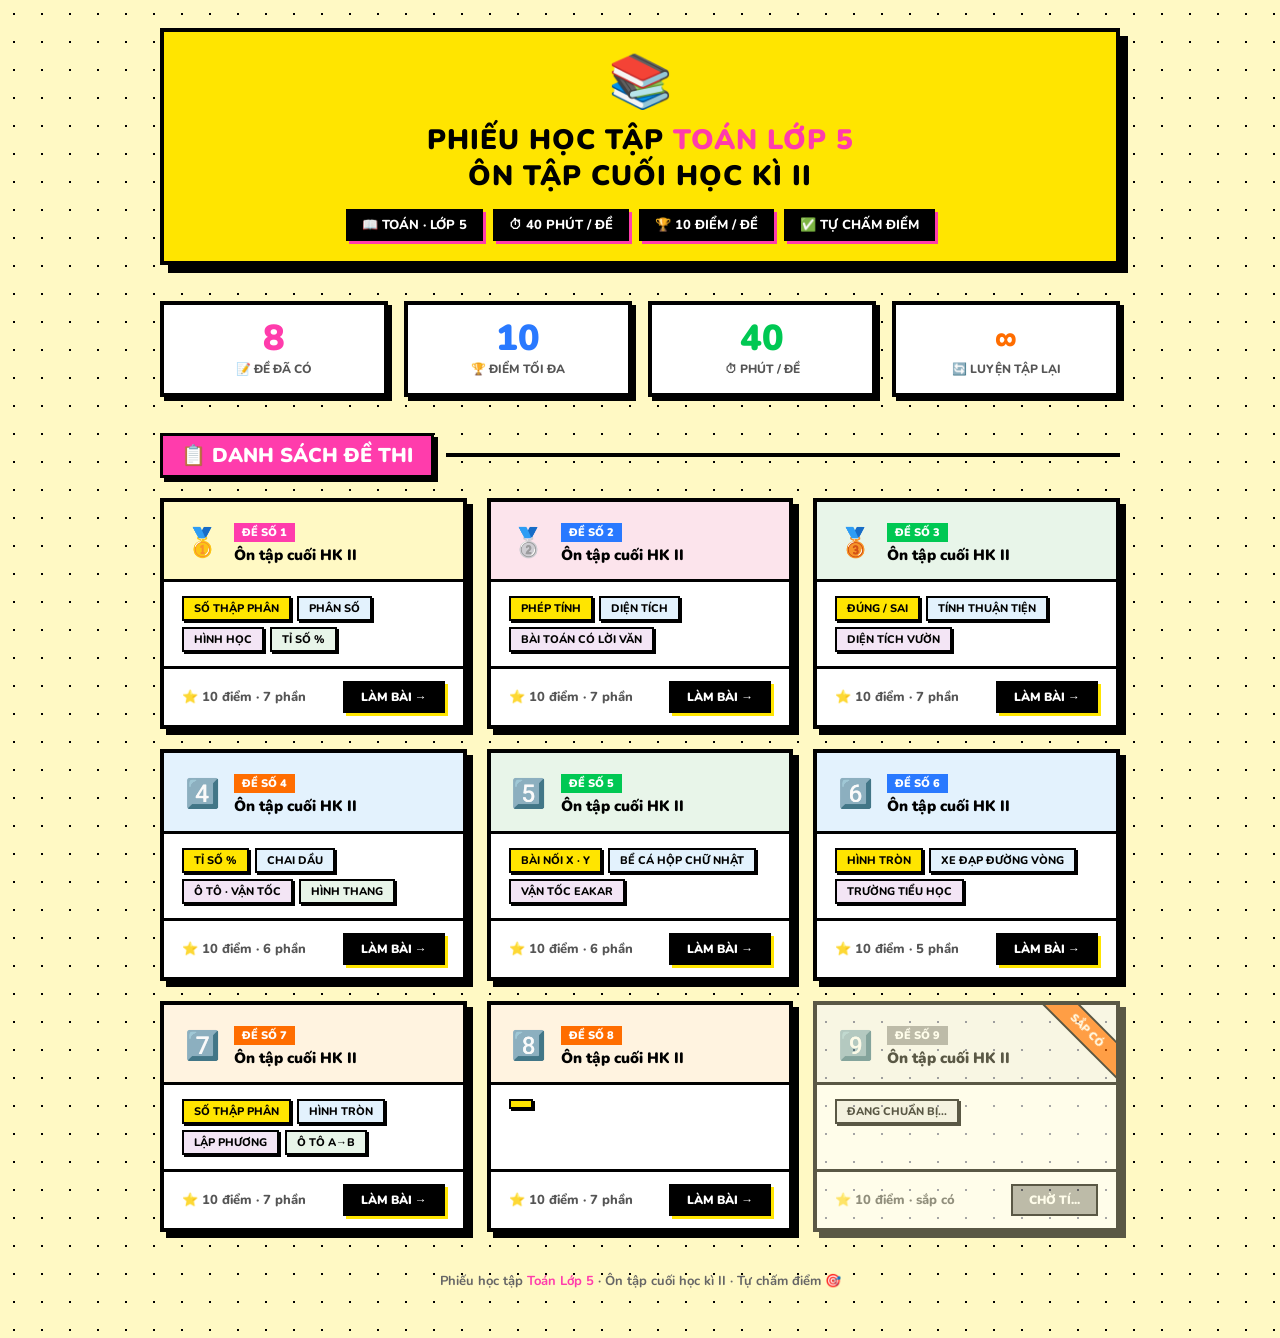
<file: index.html>
<!DOCTYPE html>
<html lang="vi">
<head>
    <meta charset="UTF-8">
    <meta name="viewport" content="width=device-width, initial-scale=1.0">
    <title>Phiếu học tập Toán Lớp 5 — Ôn tập cuối HK II</title>
    <link href="https://fonts.googleapis.com/css2?family=Nunito:wght@400;600;700;800;900&display=swap" rel="stylesheet">
    <style>
        :root {
            --black:#000; --white:#fff; --yellow:#FFE500; --pink:#FF3CAC;
            --green:#00C853; --blue:#2979FF; --orange:#FF6D00; --red:#FF1744;
            --bg:#FFF9C4; --shadow:4px 4px 0px #000; --shadow-lg:6px 6px 0px #000;
        }
        *{box-sizing:border-box;margin:0;padding:0;font-family:'Nunito',sans-serif;}
        body{
            background-color:var(--bg);
            background-image:radial-gradient(circle,#000 1.5px,transparent 1.5px);
            background-size:28px 28px;
            min-height:100vh;
            padding:28px 16px 48px;
        }

        /* HEADER */
        .header{
            max-width:960px;margin:0 auto 36px;
            background:var(--yellow);border:4px solid var(--black);
            box-shadow:8px 8px 0 var(--black);
            padding:24px 28px 20px;
            display:flex;flex-direction:column;align-items:center;gap:14px;text-align:center;
        }
        .header-icon{font-size:52px;line-height:1;}
        .header h1{font-size:28px;font-weight:900;text-transform:uppercase;color:var(--black);letter-spacing:1px;line-height:1.3;}
        .header h1 span{color:var(--pink);}
        .header-meta{display:flex;flex-wrap:wrap;justify-content:center;gap:10px;}
        .meta-chip{background:var(--black);color:var(--white);font-size:13px;font-weight:800;text-transform:uppercase;padding:5px 14px;border:2px solid var(--black);box-shadow:3px 3px 0 var(--pink);}

        /* STATS */
        .stats-bar{max-width:960px;margin:0 auto 36px;display:grid;grid-template-columns:repeat(auto-fit,minmax(160px,1fr));gap:16px;}
        .stat-card{background:var(--white);border:4px solid var(--black);box-shadow:var(--shadow);padding:16px 18px;text-align:center;}
        .stat-card .stat-num{font-size:36px;font-weight:900;line-height:1;}
        .stat-card .stat-lbl{font-size:12px;font-weight:800;text-transform:uppercase;color:#555;margin-top:4px;}

        /* SECTION TITLE */
        .section-title{max-width:960px;margin:0 auto 20px;display:flex;align-items:center;gap:12px;}
        .section-title h2{font-size:20px;font-weight:900;text-transform:uppercase;background:var(--pink);color:var(--white);border:3px solid var(--black);box-shadow:var(--shadow);padding:6px 18px;white-space:nowrap;}
        .section-title .line{flex:1;height:4px;background:var(--black);}

        /* GRID */
        .grid{max-width:960px;margin:0 auto 40px;display:grid;grid-template-columns:repeat(auto-fill,minmax(260px,1fr));gap:20px;}

        /* CARD */
        .card{background:var(--white);border:4px solid var(--black);box-shadow:var(--shadow-lg);display:flex;flex-direction:column;text-decoration:none;color:var(--black);transition:transform .15s,box-shadow .15s;position:relative;overflow:hidden;}
        .card.clickable{cursor:pointer;}
        .card.clickable:hover{transform:translate(-3px,-3px);box-shadow:10px 10px 0 var(--black);}
        .card.clickable:active{transform:translate(4px,4px);box-shadow:0 0 0 var(--black);}
        .card.soon{opacity:.65;cursor:not-allowed;}
        .card-header{padding:18px 18px 14px;border-bottom:3px solid var(--black);display:flex;align-items:center;gap:12px;}
        .card-num{font-size:28px;font-weight:900;line-height:1;min-width:40px;text-align:center;}
        .card-label{font-size:11px;font-weight:900;text-transform:uppercase;color:var(--white);padding:2px 8px;display:inline-block;margin-bottom:4px;}
        .card-title{font-size:15px;font-weight:900;line-height:1.3;}
        .card-body{padding:14px 18px;flex:1;display:flex;flex-direction:column;gap:8px;}
        .card-chips{display:flex;flex-wrap:wrap;gap:6px;}
        .chip{font-size:11px;font-weight:800;text-transform:uppercase;border:2px solid var(--black);padding:3px 10px;box-shadow:2px 2px 0 #000;}
        .card-footer{padding:12px 18px;border-top:3px solid var(--black);display:flex;align-items:center;justify-content:space-between;}
        .go-btn{background:var(--black);color:var(--white);font-size:12px;font-weight:900;text-transform:uppercase;padding:6px 16px;border:2px solid var(--black);box-shadow:3px 3px 0 var(--yellow);}
        .card.clickable:hover .go-btn{background:var(--yellow);color:var(--black);box-shadow:3px 3px 0 var(--black);}
        .card-score{font-size:13px;font-weight:800;color:#555;}

        /* SOON BADGE */
        .soon-badge{position:absolute;top:12px;right:-28px;background:var(--orange);color:var(--white);font-size:11px;font-weight:900;text-transform:uppercase;padding:4px 36px;transform:rotate(45deg);border-top:2px solid var(--black);border-bottom:2px solid var(--black);}

        /* LOADING */
        .loading{max-width:960px;margin:40px auto;text-align:center;font-size:18px;font-weight:900;color:#555;}

        /* FOOTER */
        .footer{max-width:960px;margin:0 auto;text-align:center;font-size:13px;font-weight:700;color:#666;}
        .footer b{color:var(--pink);}

        /* CHIP COLORS xoay vòng */
        .chip-c0{background:var(--yellow);}
        .chip-c1{background:#E3F2FD;}
        .chip-c2{background:#F3E5F5;}
        .chip-c3{background:#E8F5E9;}
        .chip-c4{background:#FCE4EC;}
        .chip-c5{background:#FFF3E0;}
    </style>
</head>
<body>

    <!-- HEADER -->
    <div class="header">
        <div class="header-icon">📚</div>
        <h1>Phiếu học tập <span>Toán Lớp 5</span><br>Ôn tập cuối học kì II</h1>
        <div class="header-meta">
            <span class="meta-chip">📖 Toán · Lớp 5</span>
            <span class="meta-chip">⏱ 40 phút / đề</span>
            <span class="meta-chip">🏆 10 điểm / đề</span>
            <span class="meta-chip">✅ Tự chấm điểm</span>
        </div>
    </div>

    <!-- STATS -->
    <div class="stats-bar">
        <div class="stat-card">
            <div class="stat-num" style="color:var(--pink);" id="stat-co">…</div>
            <div class="stat-lbl">📝 Đề đã có</div>
        </div>
        <div class="stat-card">
            <div class="stat-num" style="color:var(--blue);">10</div>
            <div class="stat-lbl">🏆 Điểm tối đa</div>
        </div>
        <div class="stat-card">
            <div class="stat-num" style="color:var(--green);">40</div>
            <div class="stat-lbl">⏱ Phút / đề</div>
        </div>
        <div class="stat-card">
            <div class="stat-num" style="color:var(--orange);">∞</div>
            <div class="stat-lbl">🔄 Luyện tập lại</div>
        </div>
    </div>

    <!-- SECTION -->
    <div class="section-title">
        <h2>📋 Danh sách đề thi</h2>
        <div class="line"></div>
    </div>

    <!-- GRID -->
    <div class="grid" id="grid">
        <div class="loading">⏳ Đang tải danh sách đề...</div>
    </div>

    <!-- FOOTER -->
    <div class="footer">
        <p>Phiếu học tập <b>Toán Lớp 5</b> · Ôn tập cuối học kì II · Tự chấm điểm 🎯</p>
    </div>

<script>
const CHIP_COLORS = ['chip-c0','chip-c1','chip-c2','chip-c3','chip-c4','chip-c5'];
const NUM_EMOJIS  = ['','1️⃣','2️⃣','3️⃣','4️⃣','5️⃣','6️⃣','7️⃣','8️⃣','9️⃣','🔟'];

function getEmoji(n) {
    return n <= 10 ? NUM_EMOJIS[n] : `<span style="font-size:20px;font-weight:900;">${n}</span>`;
}

function getMedal(n) {
    if (n === 1) return '🥇';
    if (n === 2) return '🥈';
    if (n === 3) return '🥉';
    return getEmoji(n);
}

function buildCard(de) {
    const ready = de.trang_thai === 'san_sang';

    const chipsHtml = (de.chips || ['Đang chuẩn bị...']).map((c, i) =>
        `<span class="chip ${CHIP_COLORS[i % CHIP_COLORS.length]}">${c}</span>`
    ).join('');

    if (ready) {
        return `
        <a class="card clickable" href="${de.file}">
            <div class="card-header" style="background:${de.mau || '#f9f9f9'};">
                <div class="card-num">${getMedal(de.so)}</div>
                <div>
                    <span class="card-label" style="background:${de.nhan_mau || '#999'};">Đề số ${de.so}</span>
                    <div class="card-title">Ôn tập cuối HK II</div>
                </div>
            </div>
            <div class="card-body">
                <div class="card-chips">${chipsHtml}</div>
            </div>
            <div class="card-footer">
                <span class="card-score">⭐ 10 điểm · ${de.phan} phần</span>
                <span class="go-btn">Làm bài →</span>
            </div>
        </a>`;
    } else {
        return `
        <div class="card soon">
            <div class="soon-badge">Sắp có</div>
            <div class="card-header" style="background:#F5F5F5;">
                <div class="card-num">${getEmoji(de.so)}</div>
                <div>
                    <span class="card-label" style="background:#999;">Đề số ${de.so}</span>
                    <div class="card-title">Ôn tập cuối HK II</div>
                </div>
            </div>
            <div class="card-body">
                <div class="card-chips"><span class="chip" style="background:#eee;">Đang chuẩn bị...</span></div>
            </div>
            <div class="card-footer">
                <span class="card-score">⭐ 10 điểm · sắp có</span>
                <span class="go-btn" style="background:#999;box-shadow:none;">Chờ tí...</span>
            </div>
        </div>`;
    }
}

async function loadDanhSach() {
    const grid = document.getElementById('grid');
    try {
        const res  = await fetch('de-list.json');
        const list = await res.json();

        const soCoSan = list.filter(d => d.trang_thai === 'san_sang').length;
        document.getElementById('stat-co').innerText = soCoSan;

        grid.innerHTML = list.map(buildCard).join('');
    } catch(e) {
        grid.innerHTML = `<div class="loading" style="color:red;">
            ❌ Không tải được danh sách đề!<br>
            <small style="font-size:13px;font-weight:700;">Hãy mở bằng localhost hoặc server (không mở file:// trực tiếp)</small>
        </div>`;
    }
}

loadDanhSach();
</script>
</body>
</html>
</file>
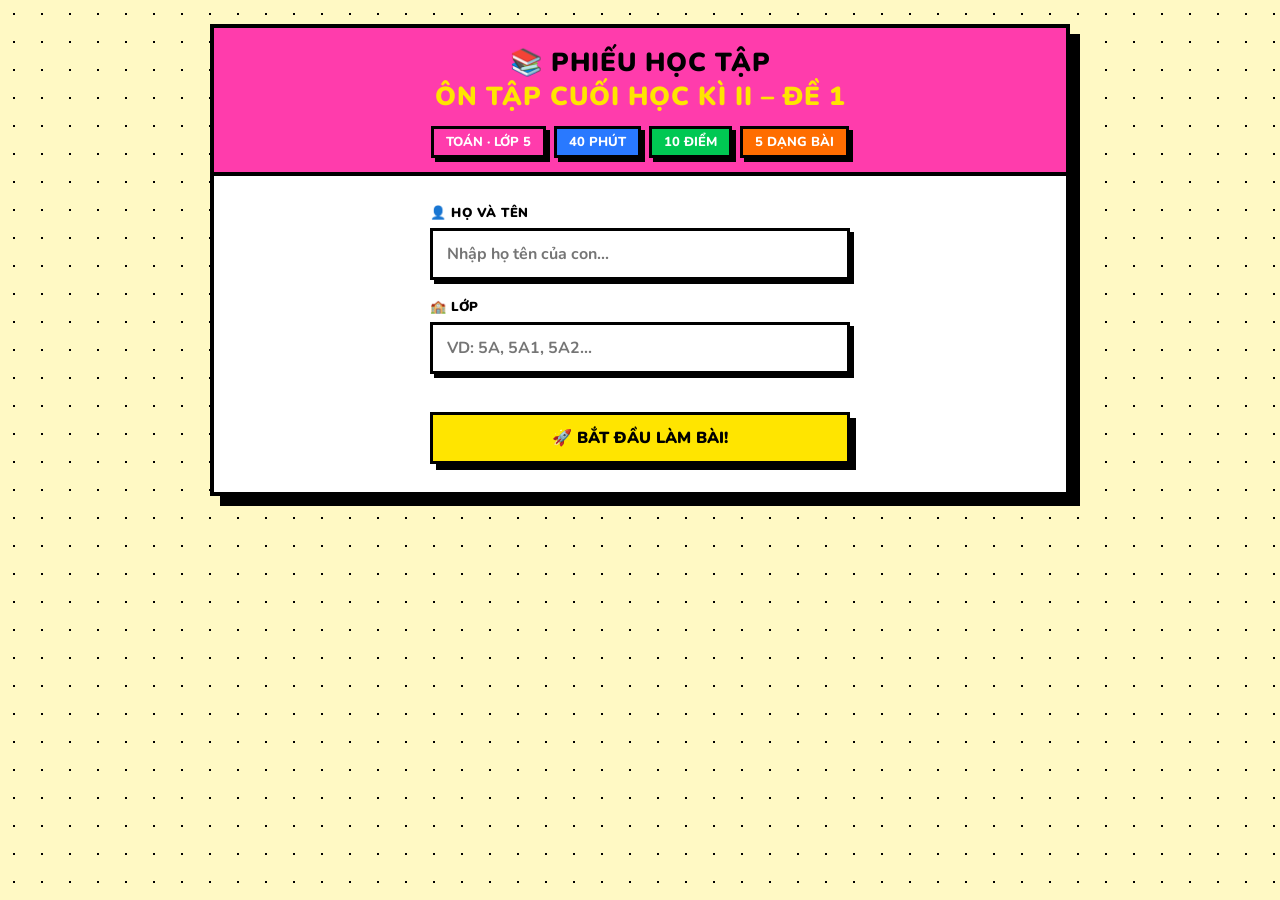
<file: de1.html>
<!DOCTYPE html>
<html lang="vi">
<head>
    <meta charset="UTF-8">
    <meta name="viewport" content="width=device-width, initial-scale=1.0">
    <title>Phiếu học tập ôn tập cuối học kì II - Đề 1</title>
    <link href="https://fonts.googleapis.com/css2?family=Nunito:wght@400;600;700;800;900&display=swap" rel="stylesheet">
    <link rel="stylesheet" href="shared.css">
    <style>
        :root { --bg:#FFF9C4; --accent:#FF3CAC; --accent-text:#000; --accent-span:#FF3CAC; }
        #svg-layer,#svg-layer-q4{position:absolute;top:0;left:0;width:100%;height:100%;z-index:1;pointer-events:none;}
    </style>
</head>
<body>
<div id="app">

    <div class="progress-strip" id="progress-strip" style="display:none">
        <div class="progress-step" id="ps1">Câu 1</div>
        <div class="progress-step" id="ps2">Câu 2</div>
        <div class="progress-step" id="ps3">Câu 3</div>
        <div class="progress-step" id="ps4">Câu 4</div>
        <div class="progress-step" id="ps5">Câu 5</div>
    </div>

    <div class="top-bar">
        <h1>📚 Phiếu học tập<br><span>Ôn tập cuối học kì II – Đề 1</span></h1>
        <div class="badges">
            <span class="badge pink">Toán · Lớp 5</span>
            <span class="badge blue">40 phút</span>
            <span class="badge green">10 điểm</span>
            <span class="badge orange">5 dạng bài</span>
        </div>
    </div>

    <!-- BẮT ĐẦU -->
    <div id="screen-start" class="screen active">
        <div class="form-wrap">
            <div class="form-group">
                <label>👤 Họ và Tên</label>
                <input type="text" id="studentName" placeholder="Nhập họ tên của con..." autocomplete="off">
            </div>
            <div class="form-group">
                <label>🏫 Lớp</label>
                <input type="text" id="studentClass" placeholder="VD: 5A, 5A1, 5A2..." autocomplete="off">
            </div>
            <div class="btn-center">
                <button class="btn btn-primary btn-block" onclick="startQuiz()">🚀 Bắt đầu làm bài!</button>
            </div>
        </div>
    </div>

    <!-- CÂU 1 -->
    <div id="screen-q1" class="screen">
        <span class="q-label">✏️ Câu 1 / 5</span>
        <div class="question-box" id="box-q1">
            <div class="q-title">ĐIỀN VÀO CHỖ TRỐNG — 2 điểm</div>
            <p class="q-hint">👆 Chạm vào thẻ vàng → chạm vào ô trống để điền. Chạm lại ô đã điền để xoá.</p>
            <div class="word-bank" id="q1-bank"></div>
            <div class="drop-zone-container" id="q1-drops"></div>
        </div>
        <div class="feedback-msg" id="msg-q1"></div>
        <div class="btn-center">
            <button class="btn btn-primary" id="btn-q1" onclick="checkQ1()">Kiểm tra ➡️</button>
        </div>
    </div>

    <!-- CÂU 2 -->
    <div id="screen-q2" class="screen">
        <span class="q-label">🔗 Câu 2 / 5</span>
        <div class="question-box" id="box-q2">
            <div class="q-title">NỐI KẾT QUẢ — 2 điểm</div>
            <p class="q-hint">👆 Chạm ô trái → chạm ô phải để nối. Chạm lại ô đã nối để bỏ.</p>
            <div class="match-container" id="match-area-1">
                <svg id="svg-layer"></svg>
                <div class="match-col" id="q2-left"></div>
                <div class="match-col" id="q2-right"></div>
            </div>
        </div>
        <div class="feedback-msg" id="msg-q2"></div>
        <div class="btn-center">
            <button class="btn btn-primary" id="btn-q2" onclick="checkQ2()">Kiểm tra ➡️</button>
        </div>
    </div>

    <!-- CÂU 3 -->
    <div id="screen-q3" class="screen">
        <span class="q-label">🔘 Câu 3 / 5</span>
        <div class="question-box" id="box-q3">
            <div class="q-title">TRẮC NGHIỆM — 2 điểm</div>
            <div id="q3-body"></div>
        </div>
        <div class="feedback-msg" id="msg-q3"></div>
        <div class="btn-center">
            <button class="btn btn-primary" id="btn-q3" onclick="checkQ3()">Kiểm tra ➡️</button>
        </div>
    </div>

    <!-- CÂU 4 -->
    <div id="screen-q4" class="screen">
        <span class="q-label">🔗 Câu 4 / 5</span>
        <div class="question-box" id="box-q4">
            <div class="q-title">NỐI TÌM X — 2 điểm</div>
            <p class="q-hint">⚠️ Có đáp án nhiễu — chú ý kỹ nhé!</p>
            <div class="match-container" id="match-area-2">
                <svg id="svg-layer-q4"></svg>
                <div class="match-col" id="q4-left"></div>
                <div class="match-col" id="q4-right"></div>
            </div>
        </div>
        <div class="feedback-msg" id="msg-q4"></div>
        <div class="btn-center">
            <button class="btn btn-primary" id="btn-q4" onclick="checkQ4()">Kiểm tra ➡️</button>
        </div>
    </div>

    <!-- CÂU 5 -->
    <div id="screen-q5" class="screen">
        <span class="q-label">📝 Câu 5 / 5</span>
        <div class="question-box" id="box-q5">
            <div class="q-title">TÌNH HUỐNG — 2 điểm</div>
            <div class="story-box">
                🚗 Một ô tô đi trong <b>0,75 giờ</b> với vận tốc <b>60 km/giờ</b>.<br>
                Tính <b>quãng đường</b> ô tô đi được.
            </div>
            <div class="text-input-group">
                <label>⚙️ Phép tính:</label>
                <input type="text" id="q5_calc" placeholder="Phép tính...">
            </div>
            <div class="text-input-group">
                <label>🔢 Kết quả:</label>
                <input type="text" id="q5_res" placeholder="Kết quả...">
            </div>
            <div class="text-input-group">
                <label>✅ Đáp số:</label>
                <input type="text" id="q5_ans" placeholder="Đáp số...">
            </div>
        </div>
        <div class="feedback-msg" id="msg-q5"></div>
        <div class="btn-center">
            <button class="btn btn-primary" id="btn-q5" onclick="checkQ5()">🏆 Chấm điểm!</button>
        </div>
    </div>

    <!-- KẾT QUẢ -->
    <div id="screen-result" class="screen result-screen">
        <div class="result-title">🎉 Hoàn thành! 🎉</div>
        <div class="result-info">
            <span>👤 Họ tên: <b id="resName"></b></span>
            <span>🏫 Lớp: <b id="resClass"></b></span>
        </div>
        <div class="score-circle">
            <span id="resTotal"></span><span class="denom">/10</span>
        </div>
        <p class="result-sub">Số câu đúng ngay lần đầu: <b id="resPerfect"></b> / 5 câu</p>
        <div class="result-feedback" id="resFeedback"></div>
        <div class="result-nav">
            <a href="index.html" class="nav-btn" style="background:#FFE500;color:#000;">🏠 Về trang chủ</a>
            <a id="btn-next-de" class="nav-btn" style="background:#2979FF;color:#fff;" href="de2.html">📖 Đề tiếp theo →</a>
        </div>
    </div>

</div>

<script>
/* ═══════════════════════════════════════
   SHARED FUNCTIONS (inline — hoạt động với file://)
═══════════════════════════════════════ */
function shuffle(arr){const a=[...arr];for(let i=a.length-1;i>0;i--){const j=Math.floor(Math.random()*(i+1));[a[i],a[j]]=[a[j],a[i]];}return a;}
function toLabel(i){return String.fromCharCode(65+i);}
function norm(s){return s.trim().toLowerCase().replace(/\s+/g,' ');}

/* ─── PROGRESS ─── */
const STEPS=['q1','q2','q3','q4','q5'];
function updateProgress(activeQ){
    const strip=document.getElementById('progress-strip');
    if(!strip)return;
    strip.style.display='flex';
    const idx=STEPS.indexOf(activeQ);
    STEPS.forEach((q,i)=>{
        const el=document.getElementById('ps'+(i+1));
        if(!el)return;
        el.classList.remove('done','active');
        if(i<idx)el.classList.add('done');
        if(i===idx)el.classList.add('active');
    });
}

/* ─── SCREEN ─── */
function showScreen(id){
    document.querySelectorAll('.screen').forEach(s=>s.classList.remove('active'));
    document.getElementById(id).classList.add('active');
    window.scrollTo({top:0,behavior:'smooth'});
    const qMap={};
    STEPS.forEach(q=>{qMap['screen-'+q]=q;});
    if(qMap[id])updateProgress(qMap[id]);
    if(id==='screen-result'){
        const strip=document.getElementById('progress-strip');
        if(strip)strip.style.display='none';
    }
    if(id==='screen-q2')setTimeout(()=>drawOldLines('q2'),120);
    if(id==='screen-q4')setTimeout(()=>drawOldLines('q4'),120);
}

/* ─── FEEDBACK ─── */
function showFeedback(q,ok,msg){
    const box=document.getElementById('box-'+q);
    if(box){box.classList.remove('correct','wrong');box.classList.add(ok?'correct':'wrong');}
    const el=document.getElementById('msg-'+q);
    if(el){el.className='feedback-msg '+(ok?'text-success':'text-danger');el.innerText=msg;}
}
function advanceBtn(btnId,label,nextFn){
    const btn=document.getElementById(btnId);
    if(!btn)return;
    btn.innerText=label;btn.classList.add('btn-success');btn.onclick=nextFn;
}

/* ─── START ─── */
function startQuiz(){
    const name=document.getElementById('studentName').value.trim();
    const cls=document.getElementById('studentClass').value.trim();
    if(!name){alert('Con hãy nhập Họ Tên nhé! 😊');return;}
    if(!cls){alert('Con hãy nhập Lớp nhé! 😊');return;}
    document.getElementById('resName').innerText=name;
    document.getElementById('resClass').innerText=cls.toUpperCase();
    buildAll();
    showScreen('screen-q1');
}

/* ─── FINISH ─── */
function finishQuiz(){
    let total=Object.values(state.scores).reduce((a,b)=>a+b,0);
    total=Math.round(total*10)/10;
    total=Math.min(total,10);
    const pct=(total/10)*100;
    document.getElementById('resTotal').innerText=total;
    document.getElementById('resPerfect').innerText=state.perfectCount;
    const fb=document.getElementById('resFeedback');
    if(pct>=90){fb.innerText='⭐ Xuất sắc!';fb.style.background='#FFE500';fb.style.color='#000';}
    else if(pct>=70){fb.innerText='👍 Tốt lắm!';fb.style.background='#00C853';fb.style.color='#fff';}
    else if(pct>=50){fb.innerText='💪 Cần luyện thêm!';fb.style.background='#FF6D00';fb.style.color='#fff';}
    else{fb.innerText='📖 Xem lại bài nhé!';fb.style.background='#FF1744';fb.style.color='#fff';}
    showScreen('screen-result');
}

/* ═══════════════════════════════════════
   DỮ LIỆU & LOGIC RIÊNG ĐỀ 1
═══════════════════════════════════════ */
const CURRENT_DE=1;

const state={
    scores:{q1:0,q2:0,q3:0,q4:0,q5:0},
    isFirstAttempt:{q1:true,q2:true,q3:true,q4:true,q5:true},
    perfectCount:0
};

const Q1_ITEMS=[
    {text:'Phân số lớn hơn 1/2 là:',                                        ans:'6/11'    },
    {text:'Hai số tiếp theo của dãy 1, 146, 41, 147, 51, 148, 61, 149, …:', ans:'71, 150' },
    {text:'Chiều rộng HHCN (V = 270 cm³; dài 6 cm; cao 9 cm):',             ans:'5 cm'    },
    {text:'0,08 tấn =',                                                       ans:'80 kg'   },
    {text:'7,268 m² =',                                                       ans:'7268 dm²'},
];
const Q2_PAIRS=[
    {q:'1. 889972 + 96308',a:'986280', qId:'q2_l1',aId:'q2_r1'},
    {q:'2. 7,284 – 5,596', a:'1,688',  qId:'q2_l2',aId:'q2_r2'},
    {q:'3. 4802 × 34',     a:'163268', qId:'q2_l3',aId:'q2_r3'},
    {q:'4. 75,95 ÷ 3,5',   a:'21,7',   qId:'q2_l4',aId:'q2_r4'},
];
const Q3_ITEMS=[
    {id:'q31',text:'3.1 · Phân số nào lớn hơn 1/2?',                     options:['3/6','3/8','6/11','2/5'],               correctText:'6/11'   },
    {id:'q32',text:'3.2 · Hai số tiếp theo của dãy (… 61, 149, …)?',     options:['71, 160','61, 160','51, 150','71, 150'], correctText:'71, 150'},
    {id:'q33',text:'3.3 · Chiều rộng HHCN (V=270cm³; dài 6cm; cao 9cm)?',options:['5 cm','9 cm','15 cm','30 cm'],           correctText:'5 cm'   },
    {id:'q34',text:'3.4 · 0,08 tấn = … kg?',                              options:['80','0,8','8','800'],                    correctText:'80'     },
];
const Q4_PAIRS=[
    {q:'1. x + 5,84 = 9,16',               a:'x = 3,32',qId:'q4_l1',aId:'q4_r1',small:false},
    {q:'2. x – 0,35 = 2,55',               a:'x = 2,9', qId:'q4_l2',aId:'q4_r2',small:false},
    {q:'3. 7,9×8,3 + 7,9×1,7',             a:'79',      qId:'q4_l3',aId:'q4_r3',small:true },
    {q:'4. 1000×0,04 – 100÷2,5 + 10×0,4',  a:'4',       qId:'q4_l4',aId:'q4_r4',small:true },
];
const Q4_DECOYS=[
    {a:'7,9 × 10',aId:'q4_rd1'},
    {a:'x = 4,32',aId:'q4_rd2'},
];

/* ─── BUILD ─── */
function buildAll(){buildQ1();buildQ2();buildQ3();buildQ4();}

function buildQ1(){
    const shuffledWords=shuffle(Q1_ITEMS.map(i=>i.ans));
    const bank=document.getElementById('q1-bank');bank.innerHTML='';
    shuffledWords.forEach(w=>{
        const d=document.createElement('div');d.className='word';d.textContent=w;
        d.onclick=()=>selectWord(d);bank.appendChild(d);
    });
    const drops=document.getElementById('q1-drops');drops.innerHTML='';
    Q1_ITEMS.forEach((item,i)=>{
        const line=document.createElement('div');line.style.marginBottom='4px';
        line.innerHTML=`<b>${i+1}.</b> ${item.text}&nbsp;`;
        const slot=document.createElement('span');slot.className='drop-slot';
        slot.dataset.ans=item.ans;slot.onclick=()=>placeWord(slot);
        line.appendChild(slot);drops.appendChild(line);
    });
}
function buildQ2(){
    const lc=document.getElementById('q2-left'),rc=document.getElementById('q2-right');
    lc.innerHTML=rc.innerHTML='';
    const sr=shuffle(Q2_PAIRS.map(p=>({text:p.a,aId:p.aId})));
    Q2_PAIRS.forEach(p=>{
        const el=document.createElement('div');el.className='match-item';el.id=p.qId;
        el.textContent=p.q;el.onclick=()=>handleMatchOld('q2',el,'left');lc.appendChild(el);
    });
    sr.forEach((item,i)=>{
        const el=document.createElement('div');el.className='match-item';el.id=item.aId;
        el.textContent=`${toLabel(i)}. ${item.text}`;
        el.onclick=()=>handleMatchOld('q2',el,'right');rc.appendChild(el);
    });
}
function buildQ3(){
    const body=document.getElementById('q3-body');body.innerHTML='';
    Q3_ITEMS.forEach(item=>{
        const shuffled=shuffle([...item.options]);
        const div=document.createElement('div');div.className='mcq-item';
        let html=`<p>${item.text}</p><div class="mcq-options">`;
        shuffled.forEach((optText,i)=>{
            html+=`<label><input type="radio" name="${item.id}" value="${optText}"> ${toLabel(i)}. ${optText}</label>`;
        });
        html+='</div>';div.innerHTML=html;body.appendChild(div);
    });
}
function buildQ4(){
    const lc=document.getElementById('q4-left'),rc=document.getElementById('q4-right');
    lc.innerHTML=rc.innerHTML='';
    const allRight=shuffle([...Q4_PAIRS.map(p=>({text:p.a,aId:p.aId})),...Q4_DECOYS.map(p=>({text:p.a,aId:p.aId}))]);
    Q4_PAIRS.forEach(p=>{
        const el=document.createElement('div');el.className='match-item';el.id=p.qId;
        el.textContent=p.q;if(p.small)el.style.fontSize='12px';
        el.onclick=()=>handleMatchOld('q4',el,'left');lc.appendChild(el);
    });
    allRight.forEach((item,i)=>{
        const el=document.createElement('div');el.className='match-item';el.id=item.aId;
        el.textContent=`${toLabel(i)}. ${item.text}`;
        el.onclick=()=>handleMatchOld('q4',el,'right');rc.appendChild(el);
    });
}

/* ─── MATCH ENGINE (de1 style) ─── */
const matchStateOld={
    q2:{selectedLeft:null,selectedRight:null,pairs:[]},
    q4:{selectedLeft:null,selectedRight:null,pairs:[]}
};
function handleMatchOld(q,el,side){
    const ms=matchStateOld[q];
    if(el.classList.contains('selected')){
        el.classList.remove('selected');
        ms[side==='left'?'selectedLeft':'selectedRight']=null;return;
    }
    ms.pairs=ms.pairs.filter(p=>{
        if(p.l===el.id||p.r===el.id){
            document.getElementById(p.l).classList.remove('paired');
            document.getElementById(p.r).classList.remove('paired');return false;
        }return true;
    });
    document.querySelectorAll(`#${q}-${side} .match-item`).forEach(i=>i.classList.remove('selected'));
    el.classList.add('selected');
    if(side==='left')ms.selectedLeft=el.id;else ms.selectedRight=el.id;
    if(ms.selectedLeft&&ms.selectedRight){
        ms.pairs.push({l:ms.selectedLeft,r:ms.selectedRight});
        document.getElementById(ms.selectedLeft).classList.remove('selected');
        document.getElementById(ms.selectedRight).classList.remove('selected');
        document.getElementById(ms.selectedLeft).classList.add('paired');
        document.getElementById(ms.selectedRight).classList.add('paired');
        ms.selectedLeft=null;ms.selectedRight=null;
    }
    drawOldLines(q);
}
function drawOldLines(q){
    const svg=document.getElementById(q==='q2'?'svg-layer':'svg-layer-q4');
    if(!svg)return;
    const box=svg.parentElement.getBoundingClientRect();
    svg.innerHTML='';
    matchStateOld[q].pairs.forEach(p=>{
        const a=document.getElementById(p.l).getBoundingClientRect();
        const b=document.getElementById(p.r).getBoundingClientRect();
        const line=document.createElementNS('http://www.w3.org/2000/svg','line');
        line.setAttribute('x1',a.right-box.left); line.setAttribute('y1',a.top+a.height/2-box.top);
        line.setAttribute('x2',b.left-box.left);  line.setAttribute('y2',b.top+b.height/2-box.top);
        line.setAttribute('stroke','#FF3CAC');line.setAttribute('stroke-width','4');
        svg.appendChild(line);
    });
}
window.addEventListener('resize',()=>{drawOldLines('q2');drawOldLines('q4');});

/* ─── WORD BANK ─── */
let selectedWord=null;
function selectWord(el){
    if(el.classList.contains('used'))return;
    document.querySelectorAll('.word').forEach(w=>w.classList.remove('selected'));
    el.classList.add('selected');selectedWord=el;
}
function placeWord(slot){
    if(selectedWord){
        if(slot.innerText){
            document.querySelectorAll('.word').forEach(w=>{if(w.innerText===slot.innerText)w.classList.remove('used');});
        }
        slot.innerText=selectedWord.innerText;slot.classList.add('filled');
        selectedWord.classList.remove('selected');selectedWord.classList.add('used');selectedWord=null;
    } else if(slot.innerText){
        document.querySelectorAll('.word').forEach(w=>{if(w.innerText===slot.innerText)w.classList.remove('used');});
        slot.innerText='';slot.classList.remove('filled');
    }
}

/* ─── CHECK ─── */
function checkQ1(){
    const slots=document.querySelectorAll('#q1-drops .drop-slot');
    let correct=0,complete=true;
    slots.forEach(s=>{if(!s.innerText)complete=false;if(s.innerText===s.dataset.ans)correct++;});
    if(!complete){showFeedback('q1',false,'Con chưa điền hết các ô trống! 📝');return;}
    if(state.isFirstAttempt.q1){state.scores.q1=correct*0.4;if(correct===5)state.perfectCount++;state.isFirstAttempt.q1=false;}
    if(correct===5){showFeedback('q1',true,'🎉 Tuyệt vời! Đúng hết rồi!');advanceBtn('btn-q1','Sang Câu 2 ➡️',()=>showScreen('screen-q2'));}
    else showFeedback('q1',false,`Đúng ${correct}/5 ô — Gợi ý: đổi đơn vị và công thức V = dài × rộng × cao nhé! 💪`);
}
function checkQ2(){
    const pairs=matchStateOld.q2.pairs;
    if(pairs.length<4){showFeedback('q2',false,'Nối hết 4 phép tính nhé! 🔗');return;}
    const ans={};Q2_PAIRS.forEach(p=>{ans[p.qId]=p.aId;});
    let correct=0;pairs.forEach(p=>{if(ans[p.l]===p.r)correct++;});
    if(state.isFirstAttempt.q2){state.scores.q2=correct*0.5;if(correct===4)state.perfectCount++;state.isFirstAttempt.q2=false;}
    if(correct===4){showFeedback('q2',true,'🎉 Nối đúng hết rồi!');advanceBtn('btn-q2','Sang Câu 3 ➡️',()=>showScreen('screen-q3'));}
    else showFeedback('q2',false,`Đúng ${correct}/4 — Tính lại từng phép tính rồi nối lại nhé! 💪`);
}
function checkQ3(){
    let correct=0,answered=0;
    Q3_ITEMS.forEach(item=>{
        const s=document.querySelector(`input[name="${item.id}"]:checked`);
        if(s){answered++;if(s.value===item.correctText)correct++;}
    });
    if(answered<Q3_ITEMS.length){showFeedback('q3',false,'Chọn hết 4 câu nhé! 📝');return;}
    if(state.isFirstAttempt.q3){state.scores.q3=correct*0.5;if(correct===4)state.perfectCount++;state.isFirstAttempt.q3=false;}
    if(correct===4){showFeedback('q3',true,'🎉 Xuất sắc! 4/4 câu đúng!');advanceBtn('btn-q3','Sang Câu 4 ➡️',()=>showScreen('screen-q4'));}
    else showFeedback('q3',false,`Đúng ${correct}/4 — Xem lại cách so sánh phân số và đổi đơn vị nhé! 💪`);
}
function checkQ4(){
    const pairs=matchStateOld.q4.pairs;
    if(pairs.length<4){showFeedback('q4',false,'Nối hết 4 phép tính nhé! 🔗');return;}
    const ans={};Q4_PAIRS.forEach(p=>{ans[p.qId]=p.aId;});
    let correct=0;pairs.forEach(p=>{if(ans[p.l]&&ans[p.l]===p.r)correct++;});
    if(state.isFirstAttempt.q4){state.scores.q4=correct*0.5;if(correct===4)state.perfectCount++;state.isFirstAttempt.q4=false;}
    if(correct===4){showFeedback('q4',true,'🎉 Chính xác 100%!');advanceBtn('btn-q4','Sang Câu 5 ➡️',()=>showScreen('screen-q5'));}
    else showFeedback('q4',false,`Đúng ${correct}/4 — Tìm x: đưa x về một vế, số còn lại sang vế kia nhé! 💪`);
}
function checkQ5(){
    const v1=document.getElementById('q5_calc').value.trim();
    const v2=document.getElementById('q5_res').value.trim();
    const v3=document.getElementById('q5_ans').value.trim();
    if(!v1||!v2||!v3){showFeedback('q5',false,'Điền đầy đủ cả 3 ô nhé! 📝');return;}
    const s_calc=/(0[,.]75\s*[*xX×]\s*60)|(60\s*[*xX×]\s*0[,.]75)/.test(v1)?1:0;
    const s_res=/45/.test(v2)?0.5:0;
    const s_ans=/^45\s*(km)?$/i.test(v3)?0.5:0;
    const total=s_calc+s_res+s_ans;
    if(state.isFirstAttempt.q5){state.scores.q5=total;if(total===2)state.perfectCount++;state.isFirstAttempt.q5=false;}
    if(total===2){showFeedback('q5',true,'🎉 Chính xác!');setTimeout(finishQuiz,900);}
    else showFeedback('q5',false,'Gợi ý: Quãng đường = Vận tốc × Thời gian. Chú ý đơn vị km nhé! 💡');
}
</script>
</body>
</html>
</file>
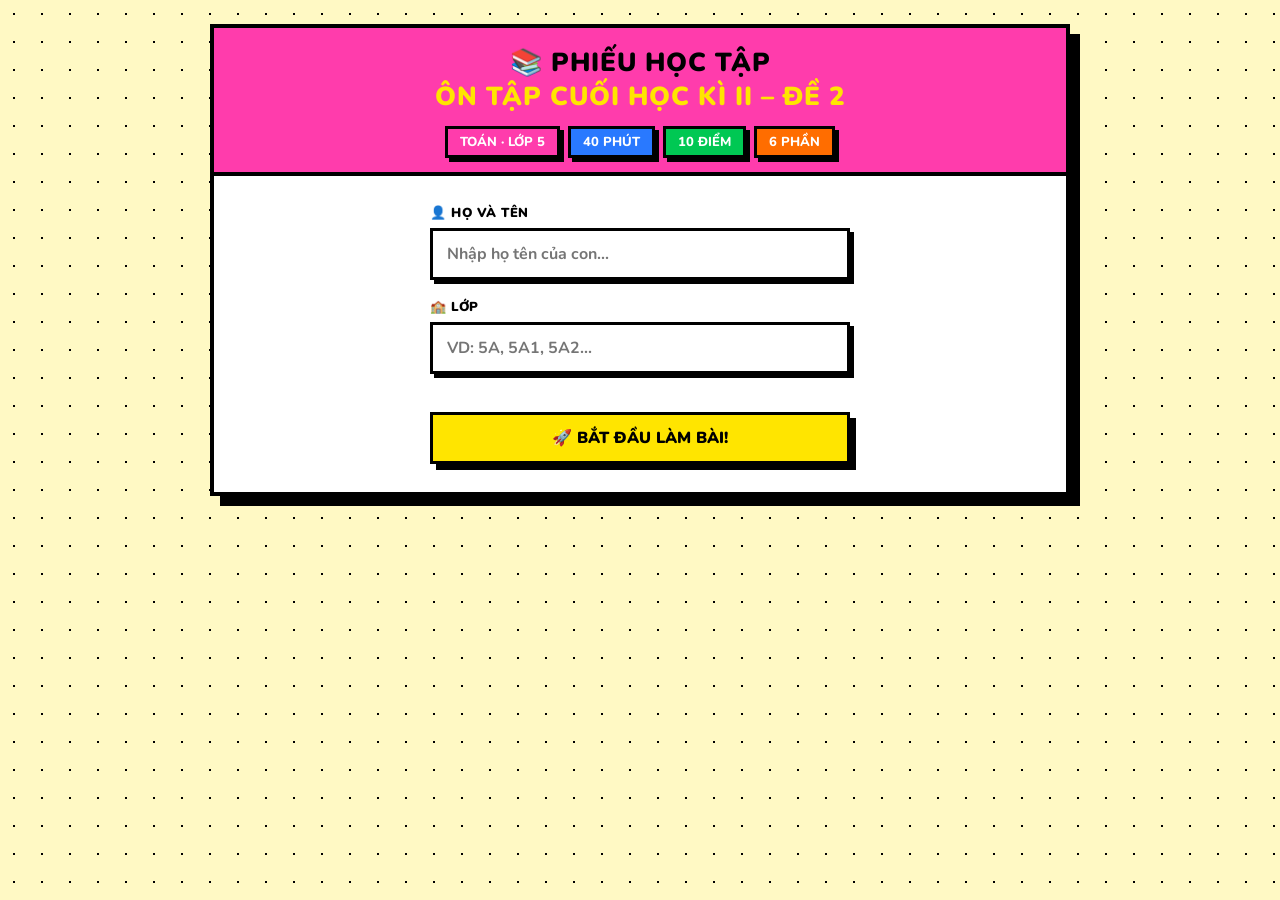
<file: de2.html>
<!DOCTYPE html>
<html lang="vi">
<head>
    <meta charset="UTF-8">
    <meta name="viewport" content="width=device-width, initial-scale=1.0">
    <title>Phiếu học tập ôn tập cuối học kì II - Đề 2</title>
    <link href="https://fonts.googleapis.com/css2?family=Nunito:wght@400;600;700;800;900&display=swap" rel="stylesheet">
    <link rel="stylesheet" href="shared.css">
    <style>
        :root { --bg:#FFF9C4; --accent:#FF3CAC; --accent-text:#000; --accent-span:#FF3CAC; }
        .section-tag{display:inline-block;background:var(--blue);color:#fff;border:3px solid #000;box-shadow:4px 4px 0 #000;font-size:13px;font-weight:900;padding:3px 14px;margin-bottom:14px;text-transform:uppercase;}
        .fill-input{display:inline-block;border:none;border-bottom:3px solid #000;background:#fffde7;font-size:15px;font-weight:800;padding:4px 8px;width:140px;outline:none;text-align:center;vertical-align:middle;}
        .fill-input:focus{border-bottom-color:var(--pink);}
        .triangle-box{display:flex;gap:20px;justify-content:center;align-items:flex-end;margin:16px 0;flex-wrap:wrap;}
        .tri-group{text-align:center;}
        .tri-group span{display:block;font-size:12px;font-weight:900;margin-bottom:4px;background:#FFE500;border:2px solid #000;padding:2px 8px;}
    </style>
</head>
<body>
<div id="app">

    <div class="progress-strip" id="progress-strip" style="display:none">
        <div class="progress-step" id="ps1">P1: TN</div>
        <div class="progress-step" id="ps2">P1: B2</div>
        <div class="progress-step" id="ps3">P2: B1</div>
        <div class="progress-step" id="ps4">P2: B2</div>
        <div class="progress-step" id="ps5">P2: B3</div>
        <div class="progress-step" id="ps6">P2: B4</div>
    </div>

    <div class="top-bar">
        <h1>📚 Phiếu học tập<br><span>Ôn tập cuối học kì II – Đề 2</span></h1>
        <div class="badges">
            <span class="badge pink">Toán · Lớp 5</span>
            <span class="badge blue">40 phút</span>
            <span class="badge green">10 điểm</span>
            <span class="badge orange">6 phần</span>
        </div>
    </div>

    <!-- BẮT ĐẦU -->
    <div id="screen-start" class="screen active">
        <div class="form-wrap">
            <div class="form-group">
                <label>👤 Họ và Tên</label>
                <input type="text" id="studentName" placeholder="Nhập họ tên của con..." autocomplete="off">
            </div>
            <div class="form-group">
                <label>🏫 Lớp</label>
                <input type="text" id="studentClass" placeholder="VD: 5A, 5A1, 5A2..." autocomplete="off">
            </div>
            <div class="btn-center">
                <button class="btn btn-primary btn-block" onclick="startQuiz()">🚀 Bắt đầu làm bài!</button>
            </div>
        </div>
    </div>

    <!-- P1 BÀI 1: TRẮC NGHIỆM -->
    <div id="screen-p1b1" class="screen">
        <span class="q-label">🔘 Phần I – Trắc nghiệm</span>
        <div class="question-box" id="box-p1b1">
            <div class="q-title">BÀI 1 — TRẮC NGHIỆM (3,5 điểm)</div>
            <p class="q-hint">Mỗi câu đúng 0,5 điểm.</p>
            <div id="p1b1-body"></div>
        </div>
        <div class="feedback-msg" id="msg-p1b1"></div>
        <div class="btn-center">
            <button class="btn btn-primary" id="btn-p1b1" onclick="checkP1B1()">Kiểm tra ➡️</button>
        </div>
    </div>

    <!-- P1 BÀI 2: ĐIỀN CHỖ TRỐNG -->
    <div id="screen-p1b2" class="screen">
        <span class="q-label">✏️ Phần I – Bài 2</span>
        <div class="question-box" id="box-p1b2">
            <div class="q-title">BÀI 2 — ĐIỀN VÀO CHỖ TRỐNG (1 điểm)</div>
            <div class="story-box">
                🚢 Thuyền máy vận tốc thực <b>18,5 km/giờ</b>, vận tốc dòng nước <b>3,6 km/giờ</b>.
            </div>
            <div class="fill-group">
                <p>Vận tốc thuyền đi <b>xuôi dòng</b>:
                    <input class="fill-input" id="p1b2_a" type="text" placeholder="? km/giờ">
                </p>
            </div>
            <div class="fill-group">
                <p>Vận tốc thuyền đi <b>ngược dòng</b>:
                    <input class="fill-input" id="p1b2_b" type="text" placeholder="? km/giờ">
                </p>
            </div>
        </div>
        <div class="feedback-msg" id="msg-p1b2"></div>
        <div class="btn-center">
            <button class="btn btn-primary" id="btn-p1b2" onclick="checkP1B2()">Kiểm tra ➡️</button>
        </div>
    </div>

    <!-- P2 BÀI 1: ĐỔI ĐƠN VỊ -->
    <div id="screen-p2b1" class="screen">
        <span class="q-label">📐 Phần II – Bài 1</span>
        <div class="question-box" id="box-p2b1">
            <div class="q-title">BÀI 1 — ĐỔI SỐ ĐO (2 điểm)</div>
            <p class="q-hint">Mỗi câu đúng 0,5 điểm.</p>
            <div class="calc-grid">
                <div class="calc-item">
                    <p>a) 5,6 m³ = <b>?</b> dm³</p>
                    <input type="text" id="p2b1_a" placeholder="Kết quả...">
                </div>
                <div class="calc-item">
                    <p>b) 5m³ 6dm³ = <b>?</b> m³</p>
                    <input type="text" id="p2b1_b" placeholder="Kết quả...">
                </div>
                <div class="calc-item">
                    <p>c) 75 phút = <b>?</b> giờ</p>
                    <input type="text" id="p2b1_c" placeholder="Kết quả...">
                </div>
                <div class="calc-item">
                    <p>d) 125 phút = <b>?</b> giờ <b>?</b> phút</p>
                    <input type="text" id="p2b1_d" placeholder="Kết quả...">
                </div>
            </div>
        </div>
        <div class="feedback-msg" id="msg-p2b1"></div>
        <div class="btn-center">
            <button class="btn btn-primary" id="btn-p2b1" onclick="checkP2B1()">Kiểm tra ➡️</button>
        </div>
    </div>

    <!-- P2 BÀI 2: TÍNH -->
    <div id="screen-p2b2" class="screen">
        <span class="q-label">🔢 Phần II – Bài 2</span>
        <div class="question-box" id="box-p2b2">
            <div class="q-title">BÀI 2 — ĐẶT TÍNH RỒI TÍNH (2 điểm)</div>
            <p class="q-hint">Mỗi câu đúng 0,5 điểm.</p>
            <div class="calc-grid">
                <div class="calc-item">
                    <p>a) 3 giờ 24 phút + 9 giờ 58 phút</p>
                    <input type="text" id="p2b2_a" placeholder="Kết quá...">
                </div>
                <div class="calc-item">
                    <p>b) 6 giờ 35 phút – 2 giờ 44 phút</p>
                    <input type="text" id="p2b2_b" placeholder="Kết quá...">
                </div>
                <div class="calc-item">
                    <p>c) 3 ngày 5 giờ × 5</p>
                    <input type="text" id="p2b2_c" placeholder="Kết quá...">
                </div>
                <div class="calc-item">
                    <p>d) 56 phút 24 giây ÷ 6</p>
                    <input type="text" id="p2b2_d" placeholder="Kết quá...">
                </div>
            </div>
        </div>
        <div class="feedback-msg" id="msg-p2b2"></div>
        <div class="btn-center">
            <button class="btn btn-primary" id="btn-p2b2" onclick="checkP2B2()">Kiểm tra ➡️</button>
        </div>
    </div>

    <!-- P2 BÀI 3: Ô TÔ XE MÁY -->
    <div id="screen-p2b3" class="screen">
        <span class="q-label">🚗 Phần II – Bài 3</span>
        <div class="question-box" id="box-p2b3">
            <div class="q-title">BÀI 3 — TÌNH HUỐNG (2 điểm)</div>
            <div class="story-box">
                🚗 Ô tô đi từ tỉnh A lúc <b>7 giờ 30 phút</b>, đến tỉnh B lúc <b>9 giờ</b>.<br>
                Quãng đường AB dài <b>90 km</b>.<br><br>
                🏍️ Xe máy xuất phát từ A lúc <b>7 giờ</b>, vận tốc <b>36 km/giờ</b>.<br>
                ❓ Mấy giờ ô tô đuổi kịp xe máy?
            </div>
            <span class="solve-label">a) Vận tốc ô tô:</span>
            <input type="text" id="p2b3_a" class="solve-input" placeholder="? km/giờ">
            <span class="solve-label">b) Ô tô đuổi kịp lúc:</span>
            <input type="text" id="p2b3_b" class="solve-input" placeholder="? giờ ? phút">
        </div>
        <div class="feedback-msg" id="msg-p2b3"></div>
        <div class="btn-center">
            <button class="btn btn-primary" id="btn-p2b3" onclick="checkP2B3()">Kiểm tra ➡️</button>
        </div>
    </div>

    <!-- P2 BÀI 4: TAM GIÁC -->
    <div id="screen-p2b4" class="screen">
        <span class="q-label">🔺 Phần II – Bài 4</span>
        <div class="question-box" id="box-p2b4">
            <div class="q-title">BÀI 4 — QUY LUẬT TAM GIÁC (0,5 điểm)</div>
            <p class="q-hint">Quan sát hình tam giác theo quy luật rồi điền vào chỗ chấm.</p>
            <div class="triangle-box">
                <div class="tri-group">
                    <span>Lần 1</span>
                    <svg width="100" height="90" viewBox="0 0 100 90">
                        <polygon points="50,5 5,85 95,85" fill="none" stroke="#000" stroke-width="3"/>
                    </svg>
                </div>
                <div class="tri-group">
                    <span>Lần 2</span>
                    <svg width="100" height="90" viewBox="0 0 100 90">
                        <polygon points="50,5 5,85 95,85" fill="none" stroke="#000" stroke-width="3"/>
                        <line x1="27" y1="45" x2="72" y2="45" stroke="#FF3CAC" stroke-width="2"/>
                        <line x1="27" y1="45" x2="50" y2="85" stroke="#FF3CAC" stroke-width="2"/>
                        <line x1="72" y1="45" x2="50" y2="85" stroke="#FF3CAC" stroke-width="2"/>
                        <circle cx="27" cy="45" r="4" fill="#FF1744"/>
                        <circle cx="72" cy="45" r="4" fill="#FF1744"/>
                        <circle cx="50" cy="85" r="4" fill="#FF1744"/>
                    </svg>
                </div>
                <div class="tri-group">
                    <span>Lần 3</span>
                    <svg width="100" height="90" viewBox="0 0 100 90">
                        <polygon points="50,5 5,85 95,85" fill="none" stroke="#000" stroke-width="3"/>
                        <line x1="27" y1="45" x2="72" y2="45" stroke="#000" stroke-width="2"/>
                        <line x1="27" y1="45" x2="50" y2="85" stroke="#000" stroke-width="2"/>
                        <line x1="72" y1="45" x2="50" y2="85" stroke="#000" stroke-width="2"/>
                        <line x1="49" y1="45" x2="38" y2="65" stroke="#FF3CAC" stroke-width="2"/>
                        <line x1="49" y1="45" x2="61" y2="65" stroke="#FF3CAC" stroke-width="2"/>
                        <line x1="38" y1="65" x2="61" y2="65" stroke="#FF3CAC" stroke-width="2"/>
                        <circle cx="27" cy="45" r="3" fill="#FF1744"/>
                        <circle cx="72" cy="45" r="3" fill="#FF1744"/>
                        <circle cx="50" cy="85" r="3" fill="#FF1744"/>
                        <circle cx="49" cy="45" r="3" fill="#FF1744"/>
                        <circle cx="38" cy="65" r="3" fill="#FF1744"/>
                        <circle cx="61" cy="65" r="3" fill="#FF1744"/>
                    </svg>
                </div>
            </div>
            <div class="fill-group">
                <p>a) Đến <b>lần thứ 5</b> có tất cả
                    <input class="fill-input" id="p2b4_a" type="text" placeholder="? hình">
                    hình tam giác.
                </p>
            </div>
            <div class="fill-group">
                <p>b) Muốn có <b>81 hình tam giác</b> thì vẽ đến lần thứ
                    <input class="fill-input" id="p2b4_b" type="text" placeholder="?">
                </p>
            </div>
        </div>
        <div class="feedback-msg" id="msg-p2b4"></div>
        <div class="btn-center">
            <button class="btn btn-primary" id="btn-p2b4" onclick="checkP2B4()">🏆 Chấm điểm!</button>
        </div>
    </div>

    <!-- KẾT QUẢ -->
    <div id="screen-result" class="screen result-screen">
        <div class="result-title">🎉 Hoàn thành! 🎉</div>
        <div class="result-info">
            <span>👤 Họ tên: <b id="resName"></b></span>
            <span>🏫 Lớp: <b id="resClass"></b></span>
        </div>
        <div class="score-circle">
            <span id="resTotal"></span><span class="denom">/10</span>
        </div>
        <p class="result-sub">Số phần đúng ngay lần đầu: <b id="resPerfect"></b> / 6</p>
        <div class="result-feedback" id="resFeedback"></div>
        <div class="result-nav">
            <a href="index.html" class="nav-btn" style="background:#FFE500;color:#000;">🏠 Về trang chủ</a>
            <a id="btn-next-de" class="nav-btn" style="background:#2979FF;color:#fff;" href="de3.html">📖 Đề tiếp theo →</a>
        </div>
    </div>

</div>

<script>
/* ═══ SHARED FUNCTIONS ═══ */
function shuffle(arr){const a=[...arr];for(let i=a.length-1;i>0;i--){const j=Math.floor(Math.random()*(i+1));[a[i],a[j]]=[a[j],a[i]];}return a;}
function toLabel(i){return String.fromCharCode(65+i);}
function norm(s){return s.trim().toLowerCase().replace(/\s+/g,' ');}

const STEPS=['p1b1','p1b2','p2b1','p2b2','p2b3','p2b4'];
function updateProgress(activeQ){
    const strip=document.getElementById('progress-strip');
    if(!strip)return;
    strip.style.display='flex';
    const idx=STEPS.indexOf(activeQ);
    STEPS.forEach((q,i)=>{
        const el=document.getElementById('ps'+(i+1));if(!el)return;
        el.classList.remove('done','active');
        if(i<idx)el.classList.add('done');
        if(i===idx)el.classList.add('active');
    });
}
function showScreen(id){
    document.querySelectorAll('.screen').forEach(s=>s.classList.remove('active'));
    document.getElementById(id).classList.add('active');
    window.scrollTo({top:0,behavior:'smooth'});
    const qMap={};STEPS.forEach(q=>{qMap['screen-'+q]=q;});
    if(qMap[id])updateProgress(qMap[id]);
    if(id==='screen-result'){const s=document.getElementById('progress-strip');if(s)s.style.display='none';}
}
function showFeedback(q,ok,msg){
    const box=document.getElementById('box-'+q);
    if(box){box.classList.remove('correct','wrong');box.classList.add(ok?'correct':'wrong');}
    const el=document.getElementById('msg-'+q);
    if(el){el.className='feedback-msg '+(ok?'text-success':'text-danger');el.innerText=msg;}
}
function advanceBtn(btnId,label,nextFn){
    const btn=document.getElementById(btnId);if(!btn)return;
    btn.innerText=label;btn.classList.add('btn-success');btn.onclick=nextFn;
}
function startQuiz(){
    const name=document.getElementById('studentName').value.trim();
    const cls=document.getElementById('studentClass').value.trim();
    if(!name){alert('Con hãy nhập Họ Tên nhé! 😊');return;}
    if(!cls){alert('Con hãy nhập Lớp nhé! 😊');return;}
    document.getElementById('resName').innerText=name;
    document.getElementById('resClass').innerText=cls.toUpperCase();
    buildP1B1();
    showScreen('screen-p1b1');
}
function finishQuiz(){
    let total=Object.values(state.scores).reduce((a,b)=>a+b,0);
    total=Math.round(total*10)/10;total=Math.min(total,10);
    const pct=(total/10)*100;
    document.getElementById('resTotal').innerText=total;
    document.getElementById('resPerfect').innerText=state.perfectCount;
    const fb=document.getElementById('resFeedback');
    if(pct>=90){fb.innerText='⭐ Xuất sắc!';fb.style.background='#FFE500';fb.style.color='#000';}
    else if(pct>=70){fb.innerText='👍 Tốt lắm!';fb.style.background='#00C853';fb.style.color='#fff';}
    else if(pct>=50){fb.innerText='💪 Cần luyện thêm!';fb.style.background='#FF6D00';fb.style.color='#fff';}
    else{fb.innerText='📖 Xem lại bài nhé!';fb.style.background='#FF1744';fb.style.color='#fff';}
    showScreen('screen-result');
}

/* ═══ STATE & DỮ LIỆU ĐỀ 2 ═══ */
const CURRENT_DE=2;
const state={
    scores:{p1b1:0,p1b2:0,p2b1:0,p2b2:0,p2b3:0,p2b4:0},
    isFirstAttempt:{p1b1:true,p1b2:true,p2b1:true,p2b2:true,p2b3:true,p2b4:true},
    perfectCount:0
};

const P1B1_ITEMS=[
    {id:'q1',text:'Câu 1. 3,03 m³ = … lít:',
     options:['30,3','303','3003','3030'],correctText:'3030'},
    {id:'q2',text:'Câu 2. Biết 75% của một số là 195. Vậy 5% của số đó là:',
     options:['13','15','5','0,75'],correctText:'13'},
    {id:'q3',text:'Câu 3. Khoảng thời gian từ 9 giờ kém 15 phút đến 9 giờ 20 phút là:',
     options:['15 phút','25 phút','35 phút','45 phút'],correctText:'35 phút'},
    {id:'q4',text:'Câu 4. Ô tô (45km/h) và xe máy (35km/h) đi ngược chiều, sau 2,5 giờ gặp nhau. Quãng đường AB dài:',
     options:['200km','25km','270km','105km'],correctText:'200km'},
    {id:'q5',text:'Câu 5. Bể cá 80cm × 50cm × 60cm chứa được:',
     options:['240000 lít','2400 lít','240 lít','24 lít'],correctText:'240 lít'},
    {id:'q6',text:'Câu 6. Rubic hình lập phương thể tích 27cm³, cạnh là:',
     options:['6cm','3cm','9cm','Đáp án khác'],correctText:'3cm'},
    {id:'q7',text:'Câu 7. 1,25 giờ bằng:',
     options:['1 giờ 25 phút','1 giờ 5 phút','1 giờ 15 phút','1 giờ 10 phút'],correctText:'1 giờ 15 phút'},
];

/* ═══ BUILD ═══ */
function buildP1B1(){
    const body=document.getElementById('p1b1-body');body.innerHTML='';
    P1B1_ITEMS.forEach(item=>{
        const shuffled=shuffle([...item.options]);
        const div=document.createElement('div');div.className='mcq-item';
        let html=`<p>${item.text}</p><div class="mcq-options">`;
        shuffled.forEach((optText,i)=>{
            html+=`<label><input type="radio" name="${item.id}" value="${optText}"> ${toLabel(i)}. ${optText}</label>`;
        });
        html+='</div>';div.innerHTML=html;body.appendChild(div);
    });
}

/* ═══ CHECK P1 BÀI 1 ═══ */
function checkP1B1(){
    let correct=0,answered=0;
    P1B1_ITEMS.forEach(item=>{
        const s=document.querySelector(`input[name="${item.id}"]:checked`);
        if(s){answered++;if(s.value===item.correctText)correct++;}
    });
    if(answered<P1B1_ITEMS.length){showFeedback('p1b1',false,`Chọn hết 7 câu nhé! (Đã chọn ${answered}/7) 📝`);return;}
    if(state.isFirstAttempt.p1b1){
        state.scores.p1b1=correct*0.5;
        if(correct===7)state.perfectCount++;
        state.isFirstAttempt.p1b1=false;
    }
    if(correct===7){
        showFeedback('p1b1',true,'🎉 Xuất sắc! 7/7 câu đúng!');
        advanceBtn('btn-p1b1','Sang Bài 2 ➡️',()=>showScreen('screen-p1b2'));
    } else {
        showFeedback('p1b1',false,`Đúng ${correct}/7 — Kiểm tra lại nhé! 💪`);
    }
}

/* ═══ CHECK P1 BÀI 2 ═══ */
function checkP1B2(){
    const va=norm(document.getElementById('p1b2_a').value);
    const vb=norm(document.getElementById('p1b2_b').value);
    if(!va||!vb){showFeedback('p1b2',false,'Điền cả 2 ô nhé! 📝');return;}
    const okA=/22[,.]1/.test(va);
    const okB=/14[,.]9/.test(vb);
    const correct=(okA?1:0)+(okB?1:0);
    if(state.isFirstAttempt.p1b2){
        state.scores.p1b2=correct*0.5;
        if(correct===2)state.perfectCount++;
        state.isFirstAttempt.p1b2=false;
    }
    if(okA&&okB){
        showFeedback('p1b2',true,'🎉 Đúng cả hai! 22,1 km/giờ và 14,9 km/giờ');
        advanceBtn('btn-p1b2','Sang Phần II ➡️',()=>showScreen('screen-p2b1'));
    } else {
        showFeedback('p1b2',false,`Đúng ${correct}/2 — Gợi ý: Xuôi = 18,5 + 3,6 · Ngược = 18,5 − 3,6 💡`);
    }
}

/* ═══ CHECK P2 BÀI 1 ═══ */
function checkP2B1(){
    const va=norm(document.getElementById('p2b1_a').value);
    const vb=norm(document.getElementById('p2b1_b').value);
    const vc=norm(document.getElementById('p2b1_c').value);
    const vd=norm(document.getElementById('p2b1_d').value);
    if(!va||!vb||!vc||!vd){showFeedback('p2b1',false,'Điền đủ cả 4 ô nhé! 📝');return;}
    const okA=/^5600$/.test(va.replace(/\s/g,''));
    const okB=/5[,.]006/.test(vb)||/5\s*m[³3]\s*6\s*dm[³3]/.test(vb);
    const okC=/1[,.]25/.test(vc)||/1\s*(giờ|h|g)\s*15\s*(phút|p)?/.test(vc);
    const okD=/2\s*(giờ|h|g)\s*5\s*(phút|p)?/.test(vd)||/^2[,.]08/.test(vd.replace(/\s/g,''));
    const correct=[okA,okB,okC,okD].filter(Boolean).length;
    if(state.isFirstAttempt.p2b1){
        state.scores.p2b1=correct*0.5;
        if(correct===4)state.perfectCount++;
        state.isFirstAttempt.p2b1=false;
    }
    if(correct===4){
        showFeedback('p2b1',true,'🎉 Đúng hết 4/4!');
        advanceBtn('btn-p2b1','Sang Bài 2 ➡️',()=>showScreen('screen-p2b2'));
    } else {
        showFeedback('p2b1',false,`Đúng ${correct}/4 — Đáp án: a)5600 dm³ · b)5,006 m³ · c)1,25 giờ · d)2 giờ 5 phút 💡`);
    }
}

/* ═══ CHECK P2 BÀI 2 ═══ */
function checkP2B2(){
    const va=norm(document.getElementById('p2b2_a').value);
    const vb=norm(document.getElementById('p2b2_b').value);
    const vc=norm(document.getElementById('p2b2_c').value);
    const vd=norm(document.getElementById('p2b2_d').value);
    if(!va||!vb||!vc||!vd){showFeedback('p2b2',false,'Điền đủ cả 4 ô nhé! 📝');return;}
    const okA=/13\s*(giờ|h|g|:)\s*22\s*(phút|p|ph)?/.test(va);
    const okB=/3\s*(giờ|h|g|:)\s*51\s*(phút|p|ph)?/.test(vb);
    const okC=/16\s*(ngày|n|ng|d)\s*1\s*(giờ|g|h)/.test(vc);
    const okD=/9\s*(phút|p|ph)\s*24\s*(giây|s|gy)?/.test(vd);
    const correct=[okA,okB,okC,okD].filter(Boolean).length;
    if(state.isFirstAttempt.p2b2){
        state.scores.p2b2=correct*0.5;
        if(correct===4)state.perfectCount++;
        state.isFirstAttempt.p2b2=false;
    }
    if(correct===4){
        showFeedback('p2b2',true,'🎉 Đúng hết 4/4!');
        advanceBtn('btn-p2b2','Sang Bài 3 ➡️',()=>showScreen('screen-p2b3'));
    } else {
        showFeedback('p2b2',false,`Đúng ${correct}/4 — Đáp án: a)13g22p · b)3g51p · c)16 ngày 1 giờ · d)9p24s 💡`);
    }
}

/* ═══ CHECK P2 BÀI 3 ═══ */
function checkP2B3(){
    const va=norm(document.getElementById('p2b3_a').value);
    const vb=norm(document.getElementById('p2b3_b').value);
    if(!va||!vb){showFeedback('p2b3',false,'Điền đủ cả 2 ô nhé! 📝');return;}
    const okA=/\b60\b/.test(va);
    const okB=/8\s*(giờ|h|g|:)\s*15\s*(phút|p|ph)?/.test(vb);
    const correct=(okA?1:0)+(okB?1:0);
    if(state.isFirstAttempt.p2b3){
        state.scores.p2b3=correct*0.5;
        if(correct===2)state.perfectCount++;
        state.isFirstAttempt.p2b3=false;
    }
    if(okA&&okB){
        showFeedback('p2b3',true,'🎉 Chính xác! 60 km/giờ · 8 giờ 15 phút');
        advanceBtn('btn-p2b3','Sang Bài 4 ➡️',()=>showScreen('screen-p2b4'));
    } else {
        showFeedback('p2b3',false,`Đúng ${correct}/2 — Gợi ý: a) 90÷1,5=60 km/giờ · b) 8 giờ 15 phút 💡`);
    }
}

/* ═══ CHECK P2 BÀI 4 ═══ */
function checkP2B4(){
    const va=norm(document.getElementById('p2b4_a').value);
    const vb=norm(document.getElementById('p2b4_b').value);
    if(!va||!vb){showFeedback('p2b4',false,'Điền đủ cả 2 ô nhé! 📝');return;}
    const okA=/\b17\b/.test(va);
    const okB=/\b21\b/.test(vb);
    const correct=(okA?1:0)+(okB?1:0);
    if(state.isFirstAttempt.p2b4){
        state.scores.p2b4=correct*0.25;
        if(correct===2)state.perfectCount++;
        state.isFirstAttempt.p2b4=false;
    }
    if(okA&&okB){
        showFeedback('p2b4',true,'🎉 Chính xác! 17 hình · lần thứ 21');
        setTimeout(finishQuiz,900);
    } else {
        showFeedback('p2b4',false,`Đúng ${correct}/2 — Gợi ý: a) 17 hình tam giác · b) lần thứ 21 💡`);
    }
}
</script>
</body>
</html>
</file>
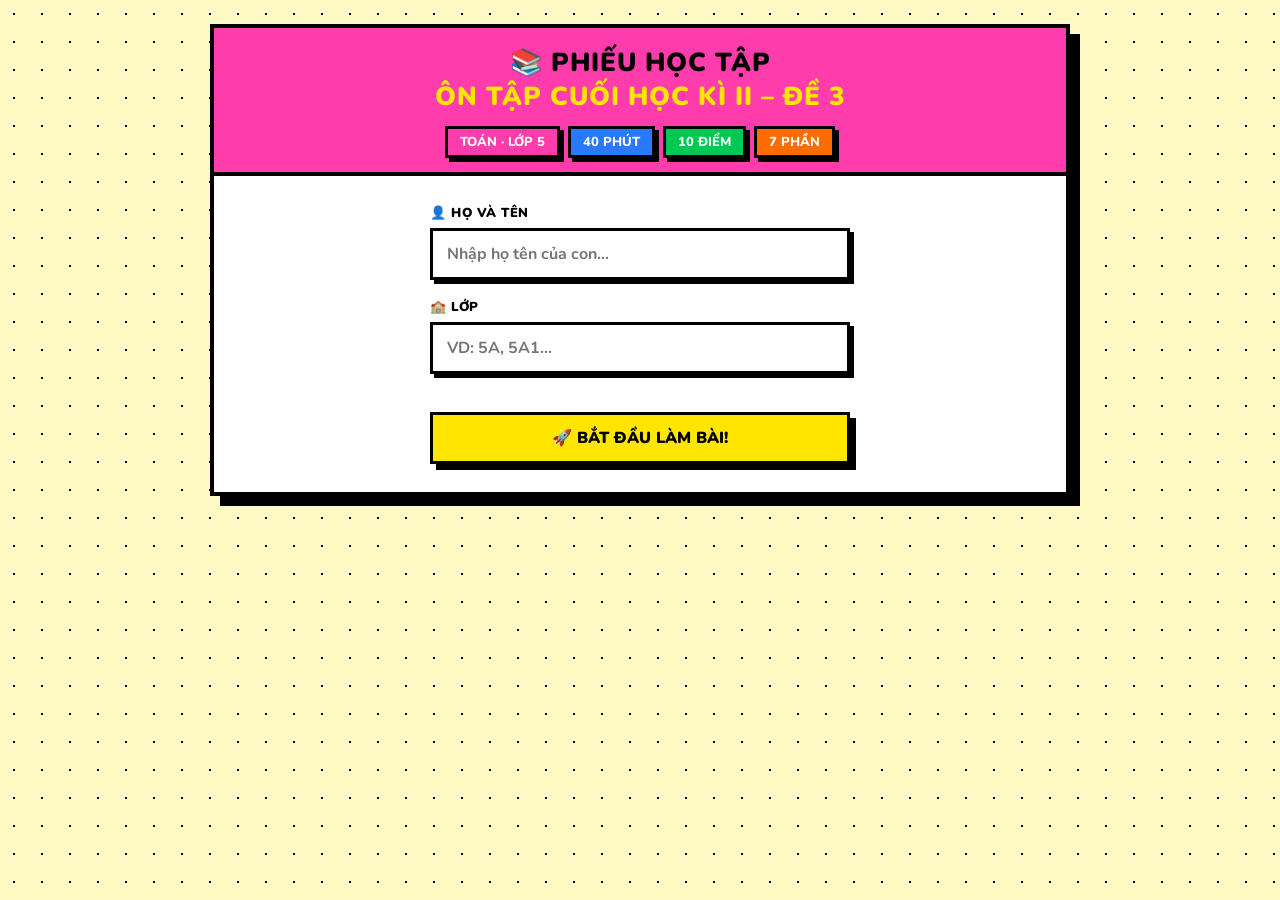
<file: de3.html>
<!DOCTYPE html>
<html lang="vi">
<head>
    <meta charset="UTF-8">
    <meta name="viewport" content="width=device-width, initial-scale=1.0">
    <title>Phiếu học tập ôn tập cuối học kì II - Đề 3</title>
    <link href="https://fonts.googleapis.com/css2?family=Nunito:wght@400;600;700;800;900&display=swap" rel="stylesheet">
    <link rel="stylesheet" href="shared.css">
    <style>
        :root { --bg:#FFF9C4; --accent:#FF3CAC; --accent-text:#000; --accent-span:#FF3CAC; }
    </style>
</head>
<body>
<div id="app">

    <div class="progress-strip" id="progress-strip" style="display:none">
        <div class="progress-step" id="ps1">P1: TN</div>
        <div class="progress-step" id="ps2">P2: B1</div>
        <div class="progress-step" id="ps3">P2: B2</div>
        <div class="progress-step" id="ps4">P2: B3</div>
        <div class="progress-step" id="ps5">P2: B4</div>
        <div class="progress-step" id="ps6">P2: B5</div>
        <div class="progress-step" id="ps7">P2: B6</div>
    </div>

    <div class="top-bar">
        <h1>📚 Phiếu học tập<br><span>Ôn tập cuối học kì II – Đề 3</span></h1>
        <div class="badges">
            <span class="badge pink">Toán · Lớp 5</span>
            <span class="badge blue">40 phút</span>
            <span class="badge green">10 điểm</span>
            <span class="badge orange">7 phần</span>
        </div>
    </div>

    <!-- BẮT ĐẦU -->
    <div id="screen-start" class="screen active">
        <div class="form-wrap">
            <div class="form-group">
                <label>👤 Họ và Tên</label>
                <input type="text" id="studentName" placeholder="Nhập họ tên của con..." autocomplete="off">
            </div>
            <div class="form-group">
                <label>🏫 Lớp</label>
                <input type="text" id="studentClass" placeholder="VD: 5A, 5A1..." autocomplete="off">
            </div>
            <div class="btn-center">
                <button class="btn btn-primary btn-block" onclick="startQuiz()">🚀 Bắt đầu làm bài!</button>
            </div>
        </div>
    </div>

    <!-- PHẦN I: TRẮC NGHIỆM -->
    <div id="screen-p1" class="screen">
        <span class="q-label">🔘 Phần I – Trắc nghiệm</span>
        <div class="question-box" id="box-p1">
            <div class="q-title">TRẮC NGHIỆM — 3 điểm</div>
            <p class="q-hint">Mỗi câu đúng 0,5 điểm.</p>
            <div id="p1-body"></div>
        </div>
        <div class="feedback-msg" id="msg-p1"></div>
        <div class="btn-center">
            <button class="btn btn-primary" id="btn-p1" onclick="checkP1()">Kiểm tra ➡️</button>
        </div>
    </div>

    <!-- P2 BÀI 1: VIẾT TIẾP -->
    <div id="screen-p2b1" class="screen">
        <span class="q-label">✏️ Phần II – Bài 1</span>
        <div class="question-box" id="box-p2b1">
            <div class="q-title">BÀI 1 — VIẾT TIẾP VÀO CHỖ CHẤM (0,5 điểm)</div>
            <p class="q-hint">Mỗi câu đúng 0,25 điểm.</p>
            <div class="calc-grid">
                <div class="calc-item">
                    <p>a) Số gồm <b>sáu mươi ba</b> đơn vị và <b>tám phần trăm</b> viết là:</p>
                    <input type="text" id="p2b1_a" placeholder="Nhập số thập phân...">
                </div>
                <div class="calc-item">
                    <p>b) Số <b>5,905</b> đọc là:</p>
                    <input type="text" id="p2b1_b" placeholder="Năm phẩy...">
                </div>
            </div>
        </div>
        <div class="feedback-msg" id="msg-p2b1"></div>
        <div class="btn-center">
            <button class="btn btn-primary" id="btn-p2b1" onclick="checkP2B1()">Kiểm tra ➡️</button>
        </div>
    </div>

    <!-- P2 BÀI 2: ĐÚNG SAI -->
    <div id="screen-p2b2" class="screen">
        <span class="q-label">✅ Phần II – Bài 2</span>
        <div class="question-box" id="box-p2b2">
            <div class="q-title">BÀI 2 — ĐÚNG / SAI (0,5 điểm)</div>
            <p class="q-hint">Mỗi câu đúng 0,25 điểm.</p>
            <div class="sub-question">
                <p>a) Muốn chia một số thập phân cho 10; 100; 1000; … ta chỉ cần chuyển dấu phẩy sang <b>phải</b> 1; 2; 3; … chữ số.</p>
                <div class="radio-group">
                    <label><input type="radio" name="p2b2_a" value="Đ"> Đ (Đúng)</label>
                    <label><input type="radio" name="p2b2_a" value="S"> S (Sai)</label>
                </div>
            </div>
            <div class="sub-question">
                <p>b) 75,6 : 4,8 + 75,6 : 3,2 = 75,6 : (4,8 + 3,2)</p>
                <div class="radio-group">
                    <label><input type="radio" name="p2b2_b" value="Đ"> Đ (Đúng)</label>
                    <label><input type="radio" name="p2b2_b" value="S"> S (Sai)</label>
                </div>
            </div>
        </div>
        <div class="feedback-msg" id="msg-p2b2"></div>
        <div class="btn-center">
            <button class="btn btn-primary" id="btn-p2b2" onclick="checkP2B2()">Kiểm tra ➡️</button>
        </div>
    </div>

    <!-- P2 BÀI 3: ĐẶT TÍNH -->
    <div id="screen-p2b3" class="screen">
        <span class="q-label">🔢 Phần II – Bài 3</span>
        <div class="question-box" id="box-p2b3">
            <div class="q-title">BÀI 3 — ĐẶT TÍNH RỒI TÍNH (1 điểm)</div>
            <p class="q-hint">Mỗi câu đúng 0,5 điểm.</p>
            <div class="calc-grid">
                <div class="calc-item">
                    <p>a) 46,29 × 8,06</p>
                    <input type="text" id="p2b3_a" placeholder="Nhập kết quả...">
                </div>
                <div class="calc-item">
                    <p>b) 61,92 ÷ 2,4</p>
                    <input type="text" id="p2b3_b" placeholder="Nhập kết quả...">
                </div>
            </div>
        </div>
        <div class="feedback-msg" id="msg-p2b3"></div>
        <div class="btn-center">
            <button class="btn btn-primary" id="btn-p2b3" onclick="checkP2B3()">Kiểm tra ➡️</button>
        </div>
    </div>

    <!-- P2 BÀI 4: TÌM X -->
    <div id="screen-p2b4" class="screen">
        <span class="q-label">🔍 Phần II – Bài 4</span>
        <div class="question-box" id="box-p2b4">
            <div class="q-title">BÀI 4 — TÌM X (1 điểm)</div>
            <p class="q-hint">Mỗi câu đúng 0,5 điểm. Ghi x = ? vào ô.</p>
            <div class="calc-grid">
                <div class="calc-item">
                    <p>a) x + 7,78 = 42,5</p>
                    <input type="text" id="p2b4_a" placeholder="x = ?">
                </div>
                <div class="calc-item">
                    <p>b) x : 4,57 = 54 – 25,8</p>
                    <input type="text" id="p2b4_b" placeholder="x = ?">
                </div>
            </div>
        </div>
        <div class="feedback-msg" id="msg-p2b4"></div>
        <div class="btn-center">
            <button class="btn btn-primary" id="btn-p2b4" onclick="checkP2B4()">Kiểm tra ➡️</button>
        </div>
    </div>

    <!-- P2 BÀI 5: TÍNH THUẬN TIỆN -->
    <div id="screen-p2b5" class="screen">
        <span class="q-label">⚡ Phần II – Bài 5</span>
        <div class="question-box" id="box-p2b5">
            <div class="q-title">BÀI 5 — TÍNH THUẬN TIỆN (2 điểm)</div>
            <p class="q-hint">Mỗi câu đúng 1 điểm.</p>
            <div class="calc-grid">
                <div class="calc-item">
                    <p>a) 6,45 × 2,86 + 6,45 × 7,14</p>
                    <input type="text" id="p2b5_a" placeholder="Nhập kết quả...">
                </div>
                <div class="calc-item">
                    <p>b) 7,5 : 0,5 + 7,5 × 8</p>
                    <input type="text" id="p2b5_b" placeholder="Nhập kết quả...">
                </div>
            </div>
        </div>
        <div class="feedback-msg" id="msg-p2b5"></div>
        <div class="btn-center">
            <button class="btn btn-primary" id="btn-p2b5" onclick="checkP2B5()">Kiểm tra ➡️</button>
        </div>
    </div>

    <!-- P2 BÀI 6: TÌNH HUỐNG -->
    <div id="screen-p2b6" class="screen">
        <span class="q-label">🌱 Phần II – Bài 6</span>
        <div class="question-box" id="box-p2b6">
            <div class="q-title">BÀI 6 — TÌNH HUỐNG (2 điểm)</div>
            <div class="story-box">
                🌾 Mảnh đất hình chữ nhật chiều dài <b>32m</b>, chiều rộng bằng <b>¼ chiều dài</b>.<br>
                Trên đó người ta xây nhà hết <b>64m²</b>, phần còn lại để làm vườn.<br><br>
                ❓ Diện tích làm vườn chiếm bao nhiêu <b>%</b> diện tích khu đất?
            </div>
            <span class="solve-label">📐 Chiều rộng:</span>
            <input type="text" id="p2b6_cr" class="solve-input" placeholder="Nhập kết quả... m">
            <span class="solve-label">📏 Diện tích khu đất:</span>
            <input type="text" id="p2b6_dt" class="solve-input" placeholder="Nhập kết quả... m²">
            <span class="solve-label">🌿 Diện tích vườn:</span>
            <input type="text" id="p2b6_vuon" class="solve-input" placeholder="Nhập kết quả... m²">
            <span class="solve-label">📊 Phần trăm diện tích vườn:</span>
            <input type="text" id="p2b6_pct" class="solve-input" placeholder="Nhập kết quả... %">
        </div>
        <div class="feedback-msg" id="msg-p2b6"></div>
        <div class="btn-center">
            <button class="btn btn-primary" id="btn-p2b6" onclick="checkP2B6()">🏆 Chấm điểm!</button>
        </div>
    </div>

    <!-- KẾT QUẢ -->
    <div id="screen-result" class="screen result-screen">
        <div class="result-title">🎉 Hoàn thành! 🎉</div>
        <div class="result-info">
            <span>👤 Họ tên: <b id="resName"></b></span>
            <span>🏫 Lớp: <b id="resClass"></b></span>
        </div>
        <div class="score-circle">
            <span id="resTotal"></span><span class="denom">/10</span>
        </div>
        <p class="result-sub">Số phần đúng ngay lần đầu: <b id="resPerfect"></b> / 7</p>
        <div class="result-feedback" id="resFeedback"></div>
        <div class="result-nav">
            <a href="index.html" class="nav-btn" style="background:#FFE500;color:#000;">🏠 Về trang chủ</a>
            <a class="nav-btn" style="background:#2979FF;color:#fff;" href="de4.html">📖 Đề tiếp theo →</a>
        </div>
    </div>

</div>

<script>
/* ═══ SHARED ═══ */
function shuffle(arr){const a=[...arr];for(let i=a.length-1;i>0;i--){const j=Math.floor(Math.random()*(i+1));[a[i],a[j]]=[a[j],a[i]];}return a;}
function toLabel(i){return String.fromCharCode(65+i);}
function norm(s){return s.trim().toLowerCase().replace(/\s+/g,' ');}

const STEPS=['p1','p2b1','p2b2','p2b3','p2b4','p2b5','p2b6'];
function updateProgress(activeQ){
    const strip=document.getElementById('progress-strip');if(!strip)return;
    strip.style.display='flex';
    const idx=STEPS.indexOf(activeQ);
    STEPS.forEach((q,i)=>{
        const el=document.getElementById('ps'+(i+1));if(!el)return;
        el.classList.remove('done','active');
        if(i<idx)el.classList.add('done');
        if(i===idx)el.classList.add('active');
    });
}
function showScreen(id){
    document.querySelectorAll('.screen').forEach(s=>s.classList.remove('active'));
    document.getElementById(id).classList.add('active');
    window.scrollTo({top:0,behavior:'smooth'});
    const qMap={};STEPS.forEach(q=>{qMap['screen-'+q]=q;});
    if(qMap[id])updateProgress(qMap[id]);
    if(id==='screen-result'){const s=document.getElementById('progress-strip');if(s)s.style.display='none';}
}
function showFeedback(q,ok,msg){
    const box=document.getElementById('box-'+q);
    if(box){box.classList.remove('correct','wrong');box.classList.add(ok?'correct':'wrong');}
    const el=document.getElementById('msg-'+q);
    if(el){el.className='feedback-msg '+(ok?'text-success':'text-danger');el.innerText=msg;}
}
function advanceBtn(btnId,label,nextFn){
    const btn=document.getElementById(btnId);if(!btn)return;
    btn.innerText=label;btn.classList.add('btn-success');btn.onclick=nextFn;
}
function startQuiz(){
    const name=document.getElementById('studentName').value.trim();
    const cls=document.getElementById('studentClass').value.trim();
    if(!name){alert('Con hãy nhập Họ Tên nhé! 😊');return;}
    if(!cls){alert('Con hãy nhập Lớp nhé! 😊');return;}
    document.getElementById('resName').innerText=name;
    document.getElementById('resClass').innerText=cls.toUpperCase();
    buildP1();
    showScreen('screen-p1');
}
function finishQuiz(){
    let total=Object.values(state.scores).reduce((a,b)=>a+b,0);
    total=Math.round(total*10)/10;total=Math.min(total,10);
    const pct=(total/10)*100;
    document.getElementById('resTotal').innerText=total;
    document.getElementById('resPerfect').innerText=state.perfectCount;
    const fb=document.getElementById('resFeedback');
    if(pct>=90){fb.innerText='⭐ Xuất sắc!';fb.style.background='#FFE500';fb.style.color='#000';}
    else if(pct>=70){fb.innerText='👍 Tốt lắm!';fb.style.background='#00C853';fb.style.color='#fff';}
    else if(pct>=50){fb.innerText='💪 Cần luyện thêm!';fb.style.background='#FF6D00';fb.style.color='#fff';}
    else{fb.innerText='📖 Xem lại bài nhé!';fb.style.background='#FF1744';fb.style.color='#fff';}
    showScreen('screen-result');
}

/* ═══ STATE & DATA ═══ */
const state={
    scores:{p1:0,p2b1:0,p2b2:0,p2b3:0,p2b4:0,p2b5:0,p2b6:0},
    isFirstAttempt:{p1:true,p2b1:true,p2b2:true,p2b3:true,p2b4:true,p2b5:true,p2b6:true},
    perfectCount:0
};

const P1_ITEMS=[
    {id:'q1',text:'Câu 1. Giá trị của chữ số 6 trong số 32,06 là:',
     options:['6','6/10','6/100','6/1000'],correctText:'6/100'},
    {id:'q2',text:'Câu 2. Kết quả của 29,06 ÷ 0,1 là:',
     options:['290,6','29,60','2,906','296,0'],correctText:'290,6'},
    {id:'q3',text:'Câu 3. Tỉ số phần trăm của 48 và 320 là:',
     options:['150%','66,67%','51%','15%'],correctText:'15%'},
    {id:'q4',text:'Câu 4. 75% của 120 kg là:',
     options:['900kg','90kg','30kg','75kg'],correctText:'90kg'},
    {id:'q5',text:'Câu 5. 9kg 6hg = … kg:',
     options:['9,6','9,06','9,006','90,06'],correctText:'9,6'},
    {id:'q6',text:'Câu 6. 6m² 8dm² = … m²:',
     options:['6,8','60,8','6,80','6,080'],correctText:'6,080'},
];

/* ═══ BUILD ═══ */
function buildP1(){
    const body=document.getElementById('p1-body');body.innerHTML='';
    P1_ITEMS.forEach(item=>{
        const shuffled=shuffle([...item.options]);
        const div=document.createElement('div');div.className='mcq-item';
        let html=`<p>${item.text}</p><div class="mcq-options">`;
        shuffled.forEach((opt,i)=>{
            html+=`<label><input type="radio" name="${item.id}" value="${opt}"> ${toLabel(i)}. ${opt}</label>`;
        });
        html+='</div>';div.innerHTML=html;body.appendChild(div);
    });
}

/* ═══ CHECK P1 ═══ */
function checkP1(){
    let correct=0,answered=0;
    P1_ITEMS.forEach(item=>{
        const s=document.querySelector(`input[name="${item.id}"]:checked`);
        if(s){answered++;if(s.value===item.correctText)correct++;}
    });
    if(answered<P1_ITEMS.length){showFeedback('p1',false,`Chọn hết 6 câu nhé! (Đã chọn ${answered}/6) 📝`);return;}
    if(state.isFirstAttempt.p1){
        state.scores.p1=correct*0.5;
        if(correct===6)state.perfectCount++;
        state.isFirstAttempt.p1=false;
    }
    if(correct===6){
        showFeedback('p1',true,'🎉 Xuất sắc! 6/6 câu đúng!');
        advanceBtn('btn-p1','Sang Bài 1 ➡️',()=>showScreen('screen-p2b1'));
    } else {
        showFeedback('p1',false,`Đúng ${correct}/6 — Kiểm tra lại nhé! 💪`);
    }
}

/* ═══ CHECK P2 BÀI 1 ═══ */
function checkP2B1(){
    const va=norm(document.getElementById('p2b1_a').value);
    const vb=norm(document.getElementById('p2b1_b').value);
    if(!va||!vb){showFeedback('p2b1',false,'Điền đủ cả 2 ô nhé! 📝');return;}
    const okA=/63[,.]08/.test(va.replace(/\s/g,''));
    const okB=/(năm|5).*(phẩy|phay).*(chín|9).*(trăm).*(linh|không|ko|0).*(năm|5)/.test(vb)
           ||/năm phẩy chín trăm linh năm/.test(vb)
           ||/năm phẩy chín trăm không năm/.test(vb);
    const correct=(okA?1:0)+(okB?1:0);
    if(state.isFirstAttempt.p2b1){
        state.scores.p2b1=correct*0.25;
        if(correct===2)state.perfectCount++;
        state.isFirstAttempt.p2b1=false;
    }
    if(okA&&okB){
        showFeedback('p2b1',true,'🎉 Đúng cả hai!');
        advanceBtn('btn-p2b1','Sang Bài 2 ➡️',()=>showScreen('screen-p2b2'));
    } else {
        showFeedback('p2b1',false,`Đúng ${correct}/2 — Đáp án: a) 63,08 · b) Năm phẩy chín trăm linh năm 💡`);
    }
}

/* ═══ CHECK P2 BÀI 2 ═══ */
function checkP2B2(){
    const sa=document.querySelector('input[name="p2b2_a"]:checked');
    const sb=document.querySelector('input[name="p2b2_b"]:checked');
    if(!sa||!sb){showFeedback('p2b2',false,'Chọn cả 2 câu nhé! 📝');return;}
    const okA=sa.value==='S';
    const okB=sb.value==='S';
    const correct=(okA?1:0)+(okB?1:0);
    if(state.isFirstAttempt.p2b2){
        state.scores.p2b2=correct*0.25;
        if(correct===2)state.perfectCount++;
        state.isFirstAttempt.p2b2=false;
    }
    if(okA&&okB){
        showFeedback('p2b2',true,'🎉 Đúng cả hai! (Cả a và b đều SAI)');
        advanceBtn('btn-p2b2','Sang Bài 3 ➡️',()=>showScreen('screen-p2b3'));
    } else {
        showFeedback('p2b2',false,`Đúng ${correct}/2 — Gợi ý: a) S (chia cho 10 → dịch trái) · b) S (chia không có tính phân phối) 💡`);
    }
}

/* ═══ CHECK P2 BÀI 3 ═══ */
function checkP2B3(){
    const va=norm(document.getElementById('p2b3_a').value);
    const vb=norm(document.getElementById('p2b3_b').value);
    if(!va||!vb){showFeedback('p2b3',false,'Điền đủ cả 2 ô nhé! 📝');return;}
    const okA=/373[,.]0974/.test(va.replace(/\s/g,''));
    const okB=/^25[,.]8$/.test(vb.replace(/\s/g,''));
    const correct=(okA?1:0)+(okB?1:0);
    if(state.isFirstAttempt.p2b3){
        state.scores.p2b3=correct*0.5;
        if(correct===2)state.perfectCount++;
        state.isFirstAttempt.p2b3=false;
    }
    if(okA&&okB){
        showFeedback('p2b3',true,'🎉 Đúng cả hai!');
        advanceBtn('btn-p2b3','Sang Bài 4 ➡️',()=>showScreen('screen-p2b4'));
    } else {
        showFeedback('p2b3',false,`Đúng ${correct}/2 — Đáp án: a) 373,0974 · b) 25,8 💡`);
    }
}

/* ═══ CHECK P2 BÀI 4 ═══ */
function checkP2B4(){
    const va=norm(document.getElementById('p2b4_a').value);
    const vb=norm(document.getElementById('p2b4_b').value);
    if(!va||!vb){showFeedback('p2b4',false,'Điền đủ cả 2 ô nhé! 📝');return;}
    const okA=/34[,.]72/.test(va.replace(/\s/g,''));
    const okB=/128[,.]874/.test(vb.replace(/\s/g,''));
    const correct=(okA?1:0)+(okB?1:0);
    if(state.isFirstAttempt.p2b4){
        state.scores.p2b4=correct*0.5;
        if(correct===2)state.perfectCount++;
        state.isFirstAttempt.p2b4=false;
    }
    if(okA&&okB){
        showFeedback('p2b4',true,'🎉 Chính xác! x = 34,72 và x = 128,874');
        advanceBtn('btn-p2b4','Sang Bài 5 ➡️',()=>showScreen('screen-p2b5'));
    } else {
        showFeedback('p2b4',false,`Đúng ${correct}/2 — Đáp án: a) x = 34,72 · b) x = 128,874 💡`);
    }
}

/* ═══ CHECK P2 BÀI 5 ═══ */
function checkP2B5(){
    const va=norm(document.getElementById('p2b5_a').value);
    const vb=norm(document.getElementById('p2b5_b').value);
    if(!va||!vb){showFeedback('p2b5',false,'Điền đủ cả 2 ô nhé! 📝');return;}
    const okA=/^64[,.]5$/.test(va.replace(/\s/g,''));
    const okB=/^75$/.test(vb.replace(/\s/g,''));
    const correct=(okA?1:0)+(okB?1:0);
    if(state.isFirstAttempt.p2b5){
        state.scores.p2b5=correct*1;
        if(correct===2)state.perfectCount++;
        state.isFirstAttempt.p2b5=false;
    }
    if(okA&&okB){
        showFeedback('p2b5',true,'🎉 Xuất sắc! 64,5 và 75 đều đúng!');
        advanceBtn('btn-p2b5','Sang Bài 6 ➡️',()=>showScreen('screen-p2b6'));
    } else {
        showFeedback('p2b5',false,`Đúng ${correct}/2 — Gợi ý: dùng tính chất phân phối để tính nhanh nhé! 💡`);
    }
}

/* ═══ CHECK P2 BÀI 6 ═══ */
function checkP2B6(){
    const vcr  =norm(document.getElementById('p2b6_cr').value);
    const vdt  =norm(document.getElementById('p2b6_dt').value);
    const vvuon=norm(document.getElementById('p2b6_vuon').value);
    const vpct =norm(document.getElementById('p2b6_pct').value);
    if(!vcr||!vdt||!vvuon||!vpct){showFeedback('p2b6',false,'Điền đủ cả 4 ô nhé! 📝');return;}
    const okCR  =/\b8\b/.test(vcr.replace(/\s/g,''));
    const okDT  =/256/.test(vdt.replace(/\s/g,''));
    const okVuon=/192/.test(vvuon.replace(/\s/g,''));
    const okPct =/75/.test(vpct.replace(/\s/g,''));
    const correct=[okCR,okDT,okVuon,okPct].filter(Boolean).length;
    if(state.isFirstAttempt.p2b6){
        state.scores.p2b6=correct*0.5;
        if(correct===4)state.perfectCount++;
        state.isFirstAttempt.p2b6=false;
    }
    if(correct===4){
        showFeedback('p2b6',true,'🎉 Hoàn hảo! Diện tích vườn chiếm 75% khu đất!');
        setTimeout(finishQuiz,900);
    } else {
        const labels=['Chiều rộng','Diện tích','Vườn','% vườn'];
        const checks=[okCR,okDT,okVuon,okPct];
        const wrongs=labels.filter((_,i)=>!checks[i]);
        showFeedback('p2b6',false,`Đúng ${correct}/4 — Sai: ${wrongs.join(', ')} 💡 Gợi ý: 8m → 256m² → 192m² → 75%`);
    }
}
</script>
</body>
</html>
</file>
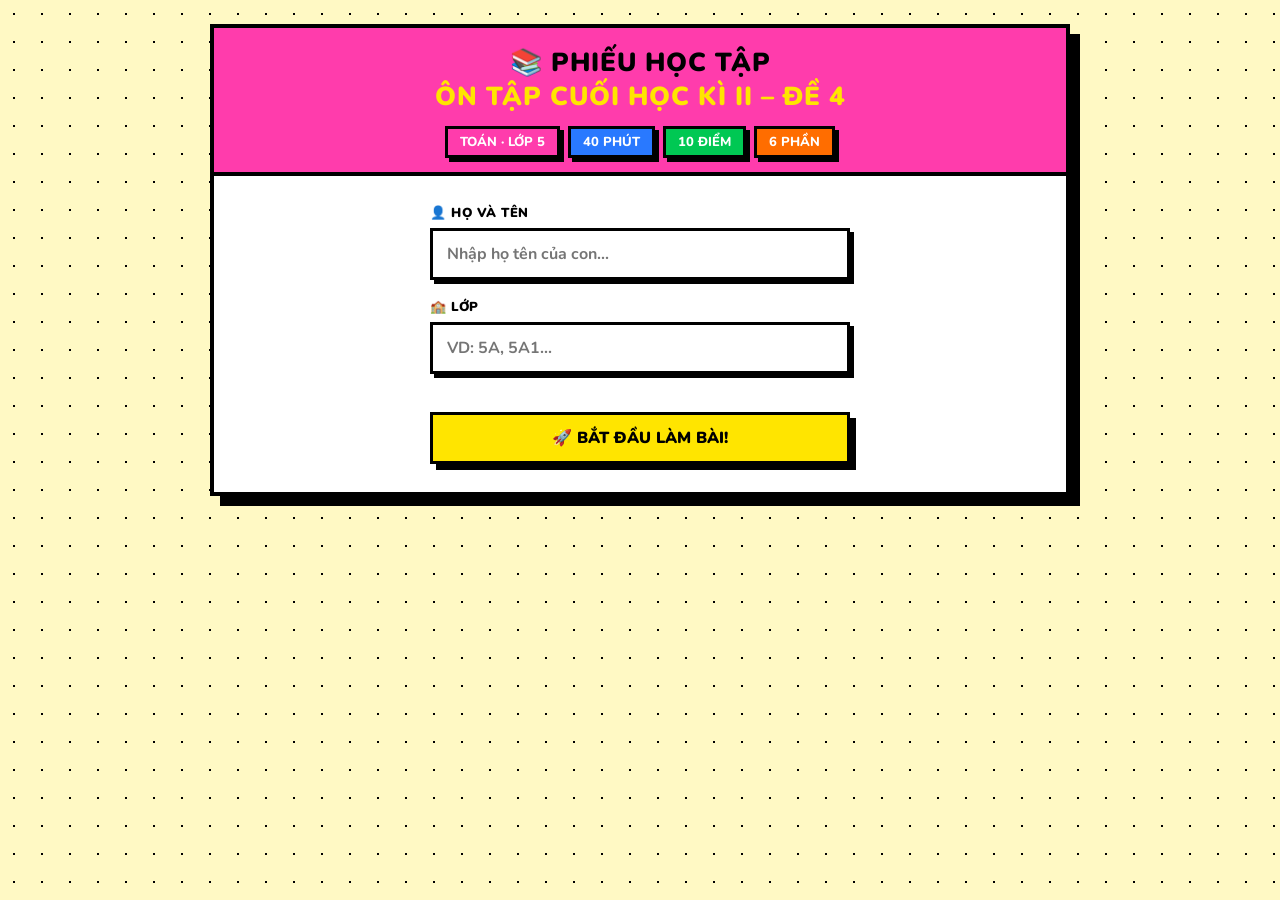
<file: de4.html>
<!DOCTYPE html>
<html lang="vi">
<head>
    <meta charset="UTF-8">
    <meta name="viewport" content="width=device-width, initial-scale=1.0">
    <title>Phiếu học tập ôn tập cuối học kì II - Đề 4</title>
    <link href="https://fonts.googleapis.com/css2?family=Nunito:wght@400;600;700;800;900&display=swap" rel="stylesheet">
    <link rel="stylesheet" href="shared.css">
    <style>
        :root { --bg:#FFF9C4; --accent:#FF3CAC; --accent-text:#000; --accent-span:#FF3CAC; }
    </style>
</head>
<body>
<div id="app">

    <div class="progress-strip" id="progress-strip" style="display:none">
        <div class="progress-step" id="ps1">C1–C7</div>
        <div class="progress-step" id="ps2">C8: Đổi số</div>
        <div class="progress-step" id="ps3">C9: Chai dầu</div>
        <div class="progress-step" id="ps4">C10: 80%</div>
        <div class="progress-step" id="ps5">C11: Ô tô</div>
        <div class="progress-step" id="ps6">C12: Thửa ruộng</div>
    </div>

    <div class="top-bar">
        <h1>📚 Phiếu học tập<br><span>Ôn tập cuối học kì II – Đề 4</span></h1>
        <div class="badges">
            <span class="badge pink">Toán · Lớp 5</span>
            <span class="badge blue">40 phút</span>
            <span class="badge green">10 điểm</span>
            <span class="badge orange">6 phần</span>
        </div>
    </div>

    <!-- BẮT ĐẦU -->
    <div id="screen-start" class="screen active">
        <div class="form-wrap">
            <div class="form-group">
                <label>👤 Họ và Tên</label>
                <input type="text" id="studentName" placeholder="Nhập họ tên của con..." autocomplete="off">
            </div>
            <div class="form-group">
                <label>🏫 Lớp</label>
                <input type="text" id="studentClass" placeholder="VD: 5A, 5A1..." autocomplete="off">
            </div>
            <div class="btn-center">
                <button class="btn btn-primary btn-block" onclick="startQuiz()">🚀 Bắt đầu làm bài!</button>
            </div>
        </div>
    </div>

    <!-- CÂU 1–7: TRẮC NGHIỆM -->
    <div id="screen-p1" class="screen">
        <span class="q-label">🔘 Trắc nghiệm – Câu 1 đến 7</span>
        <div class="question-box" id="box-p1">
            <div class="q-title">KHOANH TRÒN VÀO CÂU TRẢ LỜI ĐÚNG (5 điểm)</div>
            <p class="q-hint">Mỗi câu đúng ~0,71 điểm.</p>
            <div id="p1-body"></div>
        </div>
        <div class="feedback-msg" id="msg-p1"></div>
        <div class="btn-center">
            <button class="btn btn-primary" id="btn-p1" onclick="checkP1()">Kiểm tra ➡️</button>
        </div>
    </div>

    <!-- CÂU 8: ĐỔI SỐ -->
    <div id="screen-c8" class="screen">
        <span class="q-label">✏️ Câu 8</span>
        <div class="question-box" id="box-c8">
            <div class="q-title">CÂU 8 — VIẾT SỐ THÍCH HỢP (1 điểm)</div>
            <p class="q-hint">Mỗi ô đúng 0,25 điểm.</p>
            <div class="calc-grid">
                <div class="calc-item">
                    <p>a) 5km 2m = … km</p>
                    <input type="text" id="c8_a" placeholder="Nhập kết quả...">
                </div>
                <div class="calc-item">
                    <p>b) 3,6 giờ = … giờ … phút</p>
                    <input type="text" id="c8_b" placeholder="Nhập kết quả...">
                </div>
                <div class="calc-item">
                    <p>c) 7635kg = … tấn … kg</p>
                    <input type="text" id="c8_c" placeholder="Nhập kết quả...">
                </div>
                <div class="calc-item">
                    <p>d) 6m² 3dm² = … m²</p>
                    <input type="text" id="c8_d" placeholder="Nhập kết quả...">
                </div>
            </div>
        </div>
        <div class="feedback-msg" id="msg-c8"></div>
        <div class="btn-center">
            <button class="btn btn-primary" id="btn-c8" onclick="checkC8()">Kiểm tra ➡️</button>
        </div>
    </div>

    <!-- CÂU 9: CHAI DẦU -->
    <div id="screen-c9" class="screen">
        <span class="q-label">🛢️ Câu 9</span>
        <div class="question-box" id="box-c9">
            <div class="q-title">CÂU 9 — TÌNH HUỐNG CHAI DẦU (1 điểm)</div>
            <div class="story-box">
                🛢️ Thùng to có <b>36,6 lít</b> dầu, thùng bé có <b>20,4 lít</b> dầu.<br>
                Số dầu đó được chứa vào các chai nhỏ, mỗi chai chứa <b>0,75 lít</b>.<br>
                ❓ Tất cả có bao nhiêu chai dầu?
            </div>
            <span class="solve-label">📊 Tổng số lít dầu:</span>
            <input type="text" id="c9_tong" class="solve-input" placeholder="Nhập kết quả... lít">
            <span class="solve-label">🍶 Số chai dầu:</span>
            <input type="text" id="c9_chai" class="solve-input" placeholder="Nhập kết quả... chai">
        </div>
        <div class="feedback-msg" id="msg-c9"></div>
        <div class="btn-center">
            <button class="btn btn-primary" id="btn-c9" onclick="checkC9()">Kiểm tra ➡️</button>
        </div>
    </div>

    <!-- CÂU 10: 80% -->
    <div id="screen-c10" class="screen">
        <span class="q-label">📊 Câu 10</span>
        <div class="question-box" id="box-c10">
            <div class="q-title">CÂU 10 — TRẮC NGHIỆM TỰ LUẬN (1 điểm)</div>
            <p style="font-size:15px;font-weight:800;margin-bottom:16px;">
                Cho số 225. Vậy 80% của số đó là bao nhiêu?
            </p>
            <div class="mcq-options" style="grid-template-columns:1fr 1fr;">
                <label><input type="radio" name="c10" value="180"> A. 180</label>
                <label><input type="radio" name="c10" value="625"> B. 625</label>
                <label><input type="radio" name="c10" value="500"> C. 500</label>
                <label><input type="radio" name="c10" value="550"> D. 550</label>
            </div>
        </div>
        <div class="feedback-msg" id="msg-c10"></div>
        <div class="btn-center">
            <button class="btn btn-primary" id="btn-c10" onclick="checkC10()">Kiểm tra ➡️</button>
        </div>
    </div>

    <!-- CÂU 11: Ô TÔ -->
    <div id="screen-c11" class="screen">
        <span class="q-label">🚗 Câu 11</span>
        <div class="question-box" id="box-c11">
            <div class="q-title">CÂU 11 — Ô TÔ BÌNH DƯƠNG → VŨNG TÀU (1 điểm)</div>
            <div class="story-box">
                🏍️ Xe máy vận tốc <b>40 km/giờ</b>, đi trong <b>3 giờ</b>.<br>
                🚗 Cùng quãng đường đó, ô tô vận tốc <b>60 km/giờ</b> mất bao lâu?
            </div>
            <span class="solve-label">📏 Quãng đường:</span>
            <input type="text" id="c11_qd" class="solve-input" placeholder="Nhập kết quả... km">
            <span class="solve-label">⏱️ Thời gian ô tô đi:</span>
            <input type="text" id="c11_tg" class="solve-input" placeholder="Nhập kết quả... giờ">
        </div>
        <div class="feedback-msg" id="msg-c11"></div>
        <div class="btn-center">
            <button class="btn btn-primary" id="btn-c11" onclick="checkC11()">Kiểm tra ➡️</button>
        </div>
    </div>

    <!-- CÂU 12: THỬA RUỘNG -->
    <div id="screen-c12" class="screen">
        <span class="q-label">🌾 Câu 12</span>
        <div class="question-box" id="box-c12">
            <div class="q-title">CÂU 12 — THỬA RUỘNG HÌNH THANG (1 điểm)</div>
            <div class="story-box">
                🌾 Thửa ruộng hình thang: đáy lớn <b>36m</b>, đáy nhỏ <b>28m</b>.<br>
                Chiều cao bằng <b>trung bình cộng</b> của hai đáy.<br>
                Cứ <b>10m²</b> thu hoạch được <b>60kg</b> ngô.<br>
                ❓ Thu hoạch được bao nhiêu <b>tấn</b> ngô?
            </div>
            <span class="solve-label">📐 Chiều cao:</span>
            <input type="text" id="c12_cc" class="solve-input" placeholder="Nhập kết quả... m">
            <span class="solve-label">📏 Diện tích:</span>
            <input type="text" id="c12_dt" class="solve-input" placeholder="Nhập kết quả... m²">
            <span class="solve-label">🌽 Số kg ngô:</span>
            <input type="text" id="c12_kg" class="solve-input" placeholder="Nhập kết quả... kg">
            <span class="solve-label">⚖️ Đổi ra tấn:</span>
            <input type="text" id="c12_tan" class="solve-input" placeholder="Nhập kết quả... tấn">
        </div>
        <div class="feedback-msg" id="msg-c12"></div>
        <div class="btn-center">
            <button class="btn btn-primary" id="btn-c12" onclick="checkC12()">🏆 Chấm điểm!</button>
        </div>
    </div>

    <!-- KẾT QUẢ -->
    <div id="screen-result" class="screen result-screen">
        <div class="result-title">🎉 Hoàn thành! 🎉</div>
        <div class="result-info">
            <span>👤 Họ tên: <b id="resName"></b></span>
            <span>🏫 Lớp: <b id="resClass"></b></span>
        </div>
        <div class="score-circle">
            <span id="resTotal"></span><span class="denom">/10</span>
        </div>
        <p class="result-sub">Số phần đúng ngay lần đầu: <b id="resPerfect"></b> / 6</p>
        <div class="result-feedback" id="resFeedback"></div>
        <div class="result-nav">
            <a href="index.html" class="nav-btn" style="background:#FFE500;color:#000;">🏠 Về trang chủ</a>
            <a class="nav-btn" style="background:#2979FF;color:#fff;" href="de5.html">📖 Đề tiếp theo →</a>
        </div>
    </div>

</div>

<script>
/* ═══ SHARED ═══ */
function shuffle(arr){const a=[...arr];for(let i=a.length-1;i>0;i--){const j=Math.floor(Math.random()*(i+1));[a[i],a[j]]=[a[j],a[i]];}return a;}
function toLabel(i){return String.fromCharCode(65+i);}
function norm(s){return s.trim().toLowerCase().replace(/\s+/g,' ');}

const STEPS=['p1','c8','c9','c10','c11','c12'];
function updateProgress(activeQ){
    const strip=document.getElementById('progress-strip');if(!strip)return;
    strip.style.display='flex';
    const idx=STEPS.indexOf(activeQ);
    STEPS.forEach((q,i)=>{
        const el=document.getElementById('ps'+(i+1));if(!el)return;
        el.classList.remove('done','active');
        if(i<idx)el.classList.add('done');
        if(i===idx)el.classList.add('active');
    });
}
function showScreen(id){
    document.querySelectorAll('.screen').forEach(s=>s.classList.remove('active'));
    document.getElementById(id).classList.add('active');
    window.scrollTo({top:0,behavior:'smooth'});
    const qMap={};STEPS.forEach(q=>{qMap['screen-'+q]=q;});
    if(qMap[id])updateProgress(qMap[id]);
    if(id==='screen-result'){const s=document.getElementById('progress-strip');if(s)s.style.display='none';}
}
function showFeedback(q,ok,msg){
    const box=document.getElementById('box-'+q);
    if(box){box.classList.remove('correct','wrong');box.classList.add(ok?'correct':'wrong');}
    const el=document.getElementById('msg-'+q);
    if(el){el.className='feedback-msg '+(ok?'text-success':'text-danger');el.innerText=msg;}
}
function advanceBtn(btnId,label,nextFn){
    const btn=document.getElementById(btnId);if(!btn)return;
    btn.innerText=label;btn.classList.add('btn-success');btn.onclick=nextFn;
}
function startQuiz(){
    const name=document.getElementById('studentName').value.trim();
    const cls=document.getElementById('studentClass').value.trim();
    if(!name){alert('Con hãy nhập Họ Tên nhé! 😊');return;}
    if(!cls){alert('Con hãy nhập Lớp nhé! 😊');return;}
    document.getElementById('resName').innerText=name;
    document.getElementById('resClass').innerText=cls.toUpperCase();
    buildP1();
    showScreen('screen-p1');
}
function finishQuiz(){
    // p1: scale về 5đ
    const tnScore=Math.round((state.scores.p1/P1_ITEMS.length)*5*10)/10;
    const tlScore=state.scores.c8+state.scores.c9+state.scores.c10+state.scores.c11+state.scores.c12;
    let total=Math.round((tnScore+tlScore)*10)/10;
    total=Math.min(total,10);
    const pct=(total/10)*100;
    document.getElementById('resTotal').innerText=total;
    document.getElementById('resPerfect').innerText=state.perfectCount;
    const fb=document.getElementById('resFeedback');
    if(pct>=90){fb.innerText='⭐ Xuất sắc!';fb.style.background='#FFE500';fb.style.color='#000';}
    else if(pct>=70){fb.innerText='👍 Tốt lắm!';fb.style.background='#00C853';fb.style.color='#fff';}
    else if(pct>=50){fb.innerText='💪 Cần luyện thêm!';fb.style.background='#FF6D00';fb.style.color='#fff';}
    else{fb.innerText='📖 Xem lại bài nhé!';fb.style.background='#FF1744';fb.style.color='#fff';}
    showScreen('screen-result');
}

/* ═══ STATE & DATA ═══ */
const state={
    scores:{p1:0,c8:0,c9:0,c10:0,c11:0,c12:0},
    isFirstAttempt:{p1:true,c8:true,c9:true,c10:true,c11:true,c12:true},
    perfectCount:0
};

const P1_ITEMS=[
    {id:'q1',text:'Câu 1. Chữ số 3 trong số thập phân 98,235 có giá trị là:',
     options:['3/10','3/100','3/1000','3'],correctText:'3/100'},
    {id:'q2',text:'Câu 2. Số 718,45 giảm đi bao nhiêu lần nếu dịch dấu phẩy sang trái một chữ số?',
     options:['Không thay đổi','2 lần','10 lần','100 lần'],correctText:'10 lần'},
    {id:'q3',text:'Câu 3. Số thích hợp điền vào ô trống: 28/32 = 7/□',
     options:['7','6','9','8'],correctText:'8'},
    {id:'q4',text:'Câu 4. Phân số 3/4 viết dưới dạng tỉ số phần trăm là:',
     options:['34%','25%','75%','85%'],correctText:'75%'},
    {id:'q5',text:'Câu 5. Khoảng thời gian từ 7 giờ kém 15 phút đến 7 giờ 15 phút là:',
     options:['15 phút','30 phút','45 phút','1 giờ'],correctText:'30 phút'},
    {id:'q6',text:'Câu 6. Giá trị của biểu thức 6,72 + 3,4 × 2,5 là:',
     options:['25,3','16,32','20,4','15,22'],correctText:'15,22'},
    {id:'q7',text:'Câu 7. Số dư của phép chia 27,16 ÷ 25 (thương 1,08) là:',
     options:['0,16','1,6','16','0,016'],correctText:'0,16'},
];

/* ═══ BUILD ═══ */
function buildP1(){
    const body=document.getElementById('p1-body');body.innerHTML='';
    P1_ITEMS.forEach(item=>{
        const shuffled=shuffle([...item.options]);
        const div=document.createElement('div');div.className='mcq-item';
        let html=`<p>${item.text}</p><div class="mcq-options">`;
        shuffled.forEach((opt,i)=>{
            html+=`<label><input type="radio" name="${item.id}" value="${opt}"> ${toLabel(i)}. ${opt}</label>`;
        });
        html+='</div>';div.innerHTML=html;body.appendChild(div);
    });
}

/* ═══ CHECK P1 ═══ */
function checkP1(){
    let correct=0,answered=0;
    P1_ITEMS.forEach(item=>{
        const s=document.querySelector(`input[name="${item.id}"]:checked`);
        if(s){answered++;if(s.value===item.correctText)correct++;}
    });
    if(answered<P1_ITEMS.length){showFeedback('p1',false,`Chọn hết ${P1_ITEMS.length} câu nhé! (Đã chọn ${answered}) 📝`);return;}
    if(state.isFirstAttempt.p1){
        state.scores.p1=correct;
        if(correct===P1_ITEMS.length)state.perfectCount++;
        state.isFirstAttempt.p1=false;
    }
    if(correct===P1_ITEMS.length){
        showFeedback('p1',true,`🎉 Xuất sắc! ${P1_ITEMS.length}/${P1_ITEMS.length} câu đúng!`);
        advanceBtn('btn-p1','Sang Câu 8 ➡️',()=>showScreen('screen-c8'));
    } else {
        showFeedback('p1',false,`Đúng ${correct}/${P1_ITEMS.length} — Kiểm tra lại nhé! 💪`);
    }
}

/* ═══ CHECK CÂU 8 ═══ */
function checkC8(){
    const va=norm(document.getElementById('c8_a').value);
    const vb=norm(document.getElementById('c8_b').value);
    const vc=norm(document.getElementById('c8_c').value);
    const vd=norm(document.getElementById('c8_d').value);
    if(!va||!vb||!vc||!vd){showFeedback('c8',false,'Điền đủ cả 4 ô nhé! 📝');return;}
    const okA=/5[,.]002/.test(va.replace(/\s/g,''));
    const okB=/3\s*(giờ|h|g)\s*36\s*(phút|p|ph)?/.test(vb)||/3[,.]6/.test(vb.replace(/\s/g,''));
    const okC=/7\s*(tấn|tan|t)\s*635\s*(kg|k)?/.test(vc)||/7[,.]635/.test(vc.replace(/\s/g,''));
    const okD=/6[,.]03/.test(vd.replace(/\s/g,''));
    const correct=[okA,okB,okC,okD].filter(Boolean).length;
    if(state.isFirstAttempt.c8){
        state.scores.c8=correct*0.25;
        if(correct===4)state.perfectCount++;
        state.isFirstAttempt.c8=false;
    }
    if(correct===4){
        showFeedback('c8',true,'🎉 Đúng hết 4/4!');
        advanceBtn('btn-c8','Sang Câu 9 ➡️',()=>showScreen('screen-c9'));
    } else {
        showFeedback('c8',false,`Đúng ${correct}/4 — Đáp án: a)5,002km · b)3g36p · c)7tấn635kg · d)6,03m² 💡`);
    }
}

/* ═══ CHECK CÂU 9 ═══ */
function checkC9(){
    const vt=norm(document.getElementById('c9_tong').value);
    const vc=norm(document.getElementById('c9_chai').value);
    if(!vt||!vc){showFeedback('c9',false,'Điền đủ cả 2 ô nhé! 📝');return;}
    const okT=/\b57\b/.test(vt.replace(/\s/g,''));
    const okC=/\b76\b/.test(vc.replace(/\s/g,''));
    const correct=(okT?1:0)+(okC?1:0);
    if(state.isFirstAttempt.c9){
        state.scores.c9=correct*0.5;
        if(correct===2)state.perfectCount++;
        state.isFirstAttempt.c9=false;
    }
    if(okT&&okC){
        showFeedback('c9',true,'🎉 Chính xác! 57 lít · 76 chai');
        advanceBtn('btn-c9','Sang Câu 10 ➡️',()=>showScreen('screen-c10'));
    } else {
        showFeedback('c9',false,`Đúng ${correct}/2 — Gợi ý: 36,6 + 20,4 = ? · ? ÷ 0,75 = ? chai 💡`);
    }
}

/* ═══ CHECK CÂU 10 ═══ */
function checkC10(){
    const s=document.querySelector('input[name="c10"]:checked');
    if(!s){showFeedback('c10',false,'Chọn một đáp án nhé! 📝');return;}
    const ok=s.value==='180';
    if(state.isFirstAttempt.c10){
        state.scores.c10=ok?1:0;
        if(ok)state.perfectCount++;
        state.isFirstAttempt.c10=false;
    }
    if(ok){
        showFeedback('c10',true,'🎉 Đúng! 225 × 80 ÷ 100 = 180');
        advanceBtn('btn-c10','Sang Câu 11 ➡️',()=>showScreen('screen-c11'));
    } else {
        showFeedback('c10',false,'Sai rồi — Gợi ý: Số cần tìm = 225 × 80 ÷ 100 💡');
    }
}

/* ═══ CHECK CÂU 11 ═══ */
function checkC11(){
    const vq=norm(document.getElementById('c11_qd').value);
    const vt=norm(document.getElementById('c11_tg').value);
    if(!vq||!vt){showFeedback('c11',false,'Điền đủ cả 2 ô nhé! 📝');return;}
    const okQ=/\b120\b/.test(vq.replace(/\s/g,''));
    const okT=/\b2\b/.test(vt.replace(/\s/g,''));
    const correct=(okQ?1:0)+(okT?1:0);
    if(state.isFirstAttempt.c11){
        state.scores.c11=correct*0.5;
        if(correct===2)state.perfectCount++;
        state.isFirstAttempt.c11=false;
    }
    if(okQ&&okT){
        showFeedback('c11',true,'🎉 Chính xác! 120 km · 2 giờ');
        advanceBtn('btn-c11','Sang Câu 12 ➡️',()=>showScreen('screen-c12'));
    } else {
        showFeedback('c11',false,`Đúng ${correct}/2 — Gợi ý: Quãng đường = Vận tốc × Thời gian 💡`);
    }
}

/* ═══ CHECK CÂU 12 ═══ */
function checkC12(){
    const vcc =norm(document.getElementById('c12_cc').value);
    const vdt =norm(document.getElementById('c12_dt').value);
    const vkg =norm(document.getElementById('c12_kg').value);
    const vtan=norm(document.getElementById('c12_tan').value);
    if(!vcc||!vdt||!vkg||!vtan){showFeedback('c12',false,'Điền đủ cả 4 ô nhé! 📝');return;}
    const okCC =/\b32\b/.test(vcc.replace(/\s/g,''));
    const okDT =/\b1024\b/.test(vdt.replace(/\s/g,''));
    const okKG =/\b6144\b/.test(vkg.replace(/\s/g,''));
    const okTan=/6[,.]144/.test(vtan.replace(/\s/g,''));
    const correct=[okCC,okDT,okKG,okTan].filter(Boolean).length;
    if(state.isFirstAttempt.c12){
        state.scores.c12=correct*0.25;
        if(correct===4)state.perfectCount++;
        state.isFirstAttempt.c12=false;
    }
    if(correct===4){
        showFeedback('c12',true,'🎉 Hoàn hảo! Đáp số: 6,144 tấn ngô!');
        setTimeout(finishQuiz,900);
    } else {
        const labels=['Chiều cao','Diện tích','Số kg','Số tấn'];
        const checks=[okCC,okDT,okKG,okTan];
        const wrongs=labels.filter((_,i)=>!checks[i]);
        showFeedback('c12',false,`Đúng ${correct}/4 — Sai: ${wrongs.join(', ')} 💡 Gợi ý: (36+28)÷2 → S = ? → kg → tấn`);
    }
}
</script>
</body>
</html>
</file>
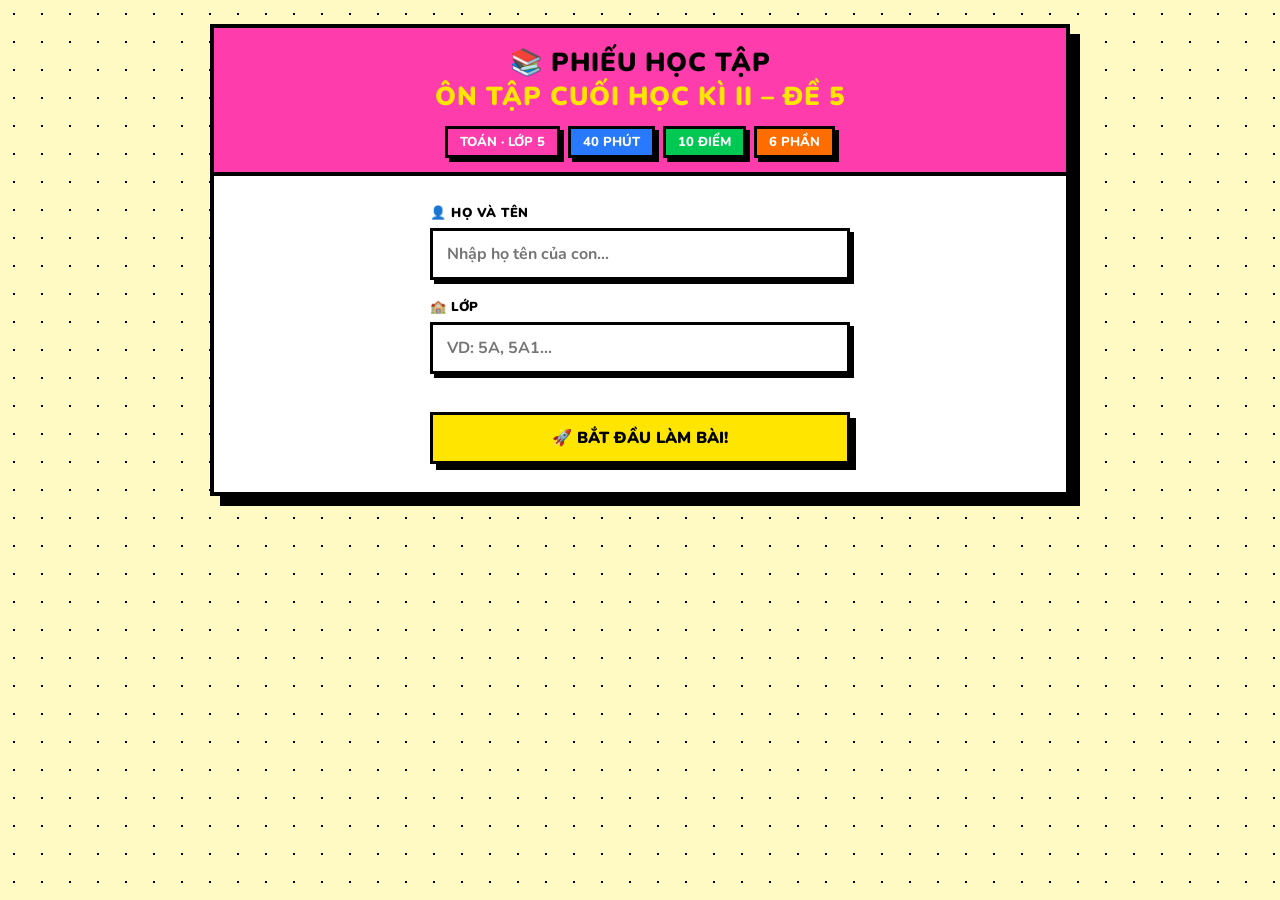
<file: de5.html>
<!DOCTYPE html>
<html lang="vi">
<head>
    <meta charset="UTF-8">
    <meta name="viewport" content="width=device-width, initial-scale=1.0">
    <title>Phiếu học tập ôn tập cuối học kì II - Đề 5</title>
    <link href="https://fonts.googleapis.com/css2?family=Nunito:wght@400;600;700;800;900&display=swap" rel="stylesheet">
    <link rel="stylesheet" href="shared.css">
    <style>
        :root { --bg:#FFF9C4; }
        /* top-bar xanh lá, chữ span vàng — không bị ẩn */
        .top-bar { background: #FF3CAC; }
        .top-bar h1 { color: #000; }
        .top-bar h1 span { color: #FFE500; }
        .q-label { background: #00C853; color: #fff; }
        .progress-step.done { background: #00C853; color: #fff; }
        /* match engine */
        .match-area { position: relative; width: 100%; margin: 16px 0; }
        .match-svg  { position: absolute; top: 0; left: 0; pointer-events: none; overflow: visible; z-index: 0; }
        .match-cols { display: flex; justify-content: space-between; align-items: flex-start; position: relative; z-index: 1; }
        .match-col  { display: flex; flex-direction: column; gap: 12px; width: 44%; }
        .match-col-right { align-items: flex-end; }
        .match-btn  {
            display: block; width: 100%; padding: 12px 16px;
            border: 3px solid #000; box-shadow: 4px 4px 0 #000;
            background: #fff; font-size: 15px; font-weight: 900;
            cursor: pointer; transition: all .15s; text-align: center;
        }
        .match-btn:hover   { background: #FFE500; transform: translate(-2px,-2px); box-shadow: 6px 6px 0 #000; }
        .match-btn.selected{ background: #FFE500; border-color: #FF6D00; box-shadow: 5px 5px 0 #FF6D00; }
        .match-btn.matched { background: #CCFF90; border-color: #00C853; }
        .match-btn.used    { background: #CCFF90; border-color: #00C853; }
    </style>
</head>
<body>
<div id="app">

    <div class="progress-strip" id="progress-strip" style="display:none">
        <div class="progress-step" id="ps1">C1–C6</div>
        <div class="progress-step" id="ps2">C7: Đổi số</div>
        <div class="progress-step" id="ps3">C8: Bài nối</div>
        <div class="progress-step" id="ps4">C9: Bể cá</div>
        <div class="progress-step" id="ps5">B1: Tính</div>
        <div class="progress-step" id="ps6">B2: Vận tốc</div>
    </div>

    <div class="top-bar">
        <h1>📚 Phiếu học tập<br><span>Ôn tập cuối học kì II – Đề 5</span></h1>
        <div class="badges">
            <span class="badge pink">Toán · Lớp 5</span>
            <span class="badge blue">40 phút</span>
            <span class="badge green">10 điểm</span>
            <span class="badge orange">6 phần</span>
        </div>
    </div>

    <!-- BẮT ĐẦU -->
    <div id="screen-start" class="screen active">
        <div class="form-wrap">
            <div class="form-group">
                <label>👤 Họ và Tên</label>
                <input type="text" id="studentName" placeholder="Nhập họ tên của con..." autocomplete="off">
            </div>
            <div class="form-group">
                <label>🏫 Lớp</label>
                <input type="text" id="studentClass" placeholder="VD: 5A, 5A1..." autocomplete="off">
            </div>
            <div class="btn-center">
                <button class="btn btn-primary btn-block" onclick="startQuiz()">🚀 Bắt đầu làm bài!</button>
            </div>
        </div>
    </div>

    <!-- CÂU 1–6: TRẮC NGHIỆM -->
    <div id="screen-p1" class="screen">
        <span class="q-label">🔘 Trắc nghiệm – Câu 1 đến 6</span>
        <div class="question-box" id="box-p1">
            <div class="q-title">PHẦN I — TRẮC NGHIỆM (4 điểm)</div>
            <p class="q-hint">Câu 1&2: 1 điểm/câu · Câu 3–6: 0,5 điểm/câu.</p>
            <div id="p1-body"></div>
        </div>
        <div class="feedback-msg" id="msg-p1"></div>
        <div class="btn-center">
            <button class="btn btn-primary" id="btn-p1" onclick="checkP1()">Kiểm tra ➡️</button>
        </div>
    </div>

    <!-- CÂU 7: ĐỔI SỐ -->
    <div id="screen-c7" class="screen">
        <span class="q-label">✏️ Câu 7</span>
        <div class="question-box" id="box-c7">
            <div class="q-title">CÂU 7 — ĐIỀN SỐ THÍCH HỢP (1 điểm)</div>
            <p class="q-hint">Mỗi câu đúng 0,5 điểm.</p>
            <div class="calc-grid">
                <div class="calc-item">
                    <p>a) 201,7m = … km</p>
                    <input type="text" id="c7_a" placeholder="Nhập kết quả...">
                </div>
                <div class="calc-item">
                    <p>b) 1,5 ngày = … giờ</p>
                    <input type="text" id="c7_b" placeholder="Nhập kết quả...">
                </div>
            </div>
        </div>
        <div class="feedback-msg" id="msg-c7"></div>
        <div class="btn-center">
            <button class="btn btn-primary" id="btn-c7" onclick="checkC7()">Kiểm tra ➡️</button>
        </div>
    </div>

    <!-- CÂU 8: BÀI NỐI -->
    <div id="screen-c8" class="screen">
        <span class="q-label">🔗 Câu 8</span>
        <div class="question-box" id="box-c8">
            <div class="q-title">CÂU 8 — NỐI x, y VỚI GIÁ TRỊ THÍCH HỢP (1 điểm)</div>
            <p class="q-hint">👆 Chạm ô trái → chạm ô phải để nối. Chạm lại để bỏ. Mỗi câu đúng 0,5 điểm.</p>

            <div class="match-area" id="match-area-c8">
                <svg class="match-svg" id="match-svg-c8"></svg>
                <div class="match-cols">
                    <div class="match-col" id="match-left-c8">
                        <button class="match-btn" id="L-x" onclick="matchClickLeft('c8','x')">
                            <div style="font-size:14px;">0,1 × x = 20,17</div>
                            <div style="font-size:13px;color:#555;margin-top:2px;">x = ?</div>
                        </button>
                        <button class="match-btn" id="L-y" onclick="matchClickLeft('c8','y')">
                            <div style="font-size:14px;">y : 0,01 = 201,7</div>
                            <div style="font-size:13px;color:#555;margin-top:2px;">y = ?</div>
                        </button>
                    </div>
                    <div class="match-col match-col-right" id="match-right-c8">
                        <button class="match-btn" id="R-2017"   onclick="matchClickRight('c8','2017')">2017</button>
                        <button class="match-btn" id="R-20_17"  onclick="matchClickRight('c8','20,17')">20,17</button>
                        <button class="match-btn" id="R-201_7"  onclick="matchClickRight('c8','201,7')">201,7</button>
                        <button class="match-btn" id="R-2_017"  onclick="matchClickRight('c8','2,017')">2,017</button>
                    </div>
                </div>
            </div>
            <div style="text-align:center;">
                <button class="btn btn-primary" style="margin-top:4px;padding:8px 20px;font-size:13px;" onclick="matchReset('c8')">🔄 Làm lại</button>
            </div>
        </div>
        <div class="feedback-msg" id="msg-c8"></div>
        <div class="btn-center">
            <button class="btn btn-primary" id="btn-c8" onclick="checkC8()">Kiểm tra ➡️</button>
        </div>
    </div>

    <!-- CÂU 9: BỂ CÁ -->
    <div id="screen-c9" class="screen">
        <span class="q-label">🐟 Câu 9</span>
        <div class="question-box" id="box-c9">
            <div class="q-title">CÂU 9 — BỂ CÁ HÌNH HỘP CHỮ NHẬT (1 điểm)</div>
            <div class="story-box">
                🐟 Bể cá dạng hình hộp chữ nhật <b>không có nắp</b>.<br>
                Chiều dài <b>1m</b>, chiều rộng <b>0,5m</b>, chiều cao <b>0,6m</b>.<br>
                (1dm³ = 1 lít)<br><br>
                a) ❓ Bể chứa được bao nhiêu <b>lít nước</b>?<br>
                b) ❓ Diện tích kính cần dùng là bao nhiêu <b>m²</b>?
            </div>
            <span class="solve-label">💧 a) Thể tích bể (= số lít nước):</span>
            <input type="text" id="c9_lit" class="solve-input" placeholder="Nhập kết quả... lít">
            <span class="solve-label">🪟 b) Diện tích kính (không nắp):</span>
            <input type="text" id="c9_kinh" class="solve-input" placeholder="Nhập kết quả... m²">
        </div>
        <div class="feedback-msg" id="msg-c9"></div>
        <div class="btn-center">
            <button class="btn btn-primary" id="btn-c9" onclick="checkC9()">Kiểm tra ➡️</button>
        </div>
    </div>

    <!-- BÀI 1: THỰC HIỆN PHÉP TÍNH -->
    <div id="screen-b1" class="screen">
        <span class="q-label">🔢 Tự luận – Bài 1</span>
        <div class="question-box" id="box-b1">
            <div class="q-title">BÀI 1 — THỰC HIỆN PHÉP TÍNH (2 điểm)</div>
            <p class="q-hint">Mỗi câu đúng 0,5 điểm.</p>
            <div class="calc-grid">
                <div class="calc-item">
                    <p>a) 123,4 + 56,78</p>
                    <input type="text" id="b1_a" placeholder="Nhập kết quả...">
                </div>
                <div class="calc-item">
                    <p>b) 201,7 – 20,16</p>
                    <input type="text" id="b1_b" placeholder="Nhập kết quả...">
                </div>
                <div class="calc-item">
                    <p>c) 201,7 × 2,3</p>
                    <input type="text" id="b1_c" placeholder="Nhập kết quả...">
                </div>
                <div class="calc-item">
                    <p>d) 127,92 ÷ 5,2</p>
                    <input type="text" id="b1_d" placeholder="Nhập kết quả...">
                </div>
            </div>
        </div>
        <div class="feedback-msg" id="msg-b1"></div>
        <div class="btn-center">
            <button class="btn btn-primary" id="btn-b1" onclick="checkB1()">Kiểm tra ➡️</button>
        </div>
    </div>

    <!-- BÀI 2: VẬN TỐC XE MÁY -->
    <div id="screen-b2" class="screen">
        <span class="q-label">🏍️ Tự luận – Bài 2</span>
        <div class="question-box" id="box-b2">
            <div class="q-title">BÀI 2 — VẬN TỐC XE MÁY (1 điểm)</div>
            <div class="story-box">
                🏍️ Quãng đường từ EaKar đến Buôn Mê Thuột dài <b>52km</b>.<br>
                Xe máy xuất phát lúc <b>7 giờ</b>, đến nơi lúc <b>8 giờ 18 phút</b>.<br>
                ❓ Tính vận tốc của xe (đơn vị <b>km/giờ</b>).
            </div>
            <span class="solve-label">⏱️ Thời gian đi:</span>
            <input type="text" id="b2_tg" class="solve-input" placeholder="Nhập thời gian... (VD: 1 giờ 30 phút)">
            <span class="solve-label">⚡ Vận tốc xe máy:</span>
            <input type="text" id="b2_vt" class="solve-input" placeholder="Nhập kết quả... km/giờ">
        </div>
        <div class="feedback-msg" id="msg-b2"></div>
        <div class="btn-center">
            <button class="btn btn-primary" id="btn-b2" onclick="checkB2()">🏆 Chấm điểm!</button>
        </div>
    </div>

    <!-- KẾT QUẢ -->
    <div id="screen-result" class="screen result-screen">
        <div class="result-title">🎉 Hoàn thành! 🎉</div>
        <div class="result-info">
            <span>👤 Họ tên: <b id="resName"></b></span>
            <span>🏫 Lớp: <b id="resClass"></b></span>
        </div>
        <div class="score-circle" style="background:#00C853;">
            <span id="resTotal"></span><span class="denom">/10</span>
        </div>
        <p class="result-sub">Số phần đúng ngay lần đầu: <b id="resPerfect"></b> / 6</p>
        <div class="result-feedback" id="resFeedback"></div>
        <div class="result-nav">
            <a href="index.html" class="nav-btn" style="background:#FFE500;color:#000;">🏠 Về trang chủ</a>
            <a class="nav-btn" style="background:#2979FF;color:#fff;" href="de6.html">📖 Đề tiếp theo →</a>
        </div>
    </div>

</div>

<script>
/* ═══ SHARED ═══ */
function shuffle(arr){const a=[...arr];for(let i=a.length-1;i>0;i--){const j=Math.floor(Math.random()*(i+1));[a[i],a[j]]=[a[j],a[i]];}return a;}
function toLabel(i){return String.fromCharCode(65+i);}
function norm(s){return s.trim().toLowerCase().replace(/\s+/g,' ');}

const STEPS=['p1','c7','c8','c9','b1','b2'];
function updateProgress(activeQ){
    const strip=document.getElementById('progress-strip');if(!strip)return;
    strip.style.display='flex';
    const idx=STEPS.indexOf(activeQ);
    STEPS.forEach((q,i)=>{
        const el=document.getElementById('ps'+(i+1));if(!el)return;
        el.classList.remove('done','active');
        if(i<idx)el.classList.add('done');
        if(i===idx)el.classList.add('active');
    });
}
function showScreen(id){
    document.querySelectorAll('.screen').forEach(s=>s.classList.remove('active'));
    document.getElementById(id).classList.add('active');
    window.scrollTo({top:0,behavior:'smooth'});
    const qMap={};STEPS.forEach(q=>{qMap['screen-'+q]=q;});
    if(qMap[id])updateProgress(qMap[id]);
    if(id==='screen-result'){const s=document.getElementById('progress-strip');if(s)s.style.display='none';}
    if(id==='screen-c8')setTimeout(()=>matchRedraw('c8'),120);
}
function showFeedback(q,ok,msg){
    const box=document.getElementById('box-'+q);
    if(box){box.classList.remove('correct','wrong');box.classList.add(ok?'correct':'wrong');}
    const el=document.getElementById('msg-'+q);
    if(el){el.className='feedback-msg '+(ok?'text-success':'text-danger');el.innerText=msg;}
}
function advanceBtn(btnId,label,nextFn){
    const btn=document.getElementById(btnId);if(!btn)return;
    btn.innerText=label;btn.classList.add('btn-success');btn.onclick=nextFn;
}
function startQuiz(){
    const name=document.getElementById('studentName').value.trim();
    const cls=document.getElementById('studentClass').value.trim();
    if(!name){alert('Con hãy nhập Họ Tên nhé! 😊');return;}
    if(!cls){alert('Con hãy nhập Lớp nhé! 😊');return;}
    document.getElementById('resName').innerText=name;
    document.getElementById('resClass').innerText=cls.toUpperCase();
    buildP1();
    showScreen('screen-p1');
}
function finishQuiz(){
    let total=Object.values(state.scores).reduce((a,b)=>a+b,0);
    total=Math.round(total*10)/10;total=Math.min(total,10);
    const pct=(total/10)*100;
    document.getElementById('resTotal').innerText=total;
    document.getElementById('resPerfect').innerText=state.perfectCount;
    const fb=document.getElementById('resFeedback');
    if(pct>=90){fb.innerText='⭐ Xuất sắc!';fb.style.background='#FFE500';fb.style.color='#000';}
    else if(pct>=70){fb.innerText='👍 Tốt lắm!';fb.style.background='#00C853';fb.style.color='#fff';}
    else if(pct>=50){fb.innerText='💪 Cần luyện thêm!';fb.style.background='#FF6D00';fb.style.color='#fff';}
    else{fb.innerText='📖 Xem lại bài nhé!';fb.style.background='#FF1744';fb.style.color='#fff';}
    showScreen('screen-result');
}

/* ═══ STATE & DATA ═══ */
const state={
    scores:{p1:0,c7:0,c8:0,c9:0,b1:0,b2:0},
    isFirstAttempt:{p1:true,c7:true,c8:true,c9:true,b1:true,b2:true},
    perfectCount:0
};

const P1_ITEMS=[
    {id:'q1',text:'Câu 1. (1đ) Số thập phân gồm hai trăm linh một đơn vị và 7 phần trăm được viết là:',
     options:['7,201','201,7','201,700','201,07'],correctText:'201,07',score:1},
    {id:'q2',text:'Câu 2. (1đ) Số lớn nhất trong các số: 0,79; 0,789; 0,709; 0,8 là:',
     options:['0,79','0,789','0,709','0,8'],correctText:'0,8',score:1},
    {id:'q3',text:'Câu 3. (0,5đ) Diện tích hình tròn có bán kính 1cm là:',
     options:['12,56cm²','3,14cm²','6,28cm²','62,8cm²'],correctText:'3,14cm²',score:0.5},
    {id:'q4',text:'Câu 4. (0,5đ) Lớp có 14 nữ và 21 nam. Tỉ số % học sinh nữ so với cả lớp là:',
     options:['40%','66,66%','150%','60%'],correctText:'40%',score:0.5},
    {id:'q5',text:'Câu 5. (0,5đ) Tổng hai số = 201,7, hiệu = 1,7. Số lớn là:',
     options:['101,7','100','184,7','92,35'],correctText:'101,7',score:0.5},
    {id:'q6',text:'Câu 6. (0,5đ) Khoảng thời gian từ 7 giờ kém 10 phút đến 7 giờ 30 phút là:',
     options:['10 phút','20 phút','30 phút','40 phút'],correctText:'40 phút',score:0.5},
];

/* ═══ BUILD ═══ */
function buildP1(){
    const body=document.getElementById('p1-body');body.innerHTML='';
    P1_ITEMS.forEach(item=>{
        const shuffled=shuffle([...item.options]);
        const div=document.createElement('div');div.className='mcq-item';
        let html=`<p>${item.text}</p><div class="mcq-options">`;
        shuffled.forEach((opt,i)=>{
            html+=`<label><input type="radio" name="${item.id}" value="${opt}"> ${toLabel(i)}. ${opt}</label>`;
        });
        html+='</div>';div.innerHTML=html;body.appendChild(div);
    });
}

/* ═══ CHECK P1 ═══ */
function checkP1(){
    let score=0,answered=0;
    P1_ITEMS.forEach(item=>{
        const s=document.querySelector(`input[name="${item.id}"]:checked`);
        if(s){answered++;if(s.value===item.correctText)score+=item.score;}
    });
    if(answered<P1_ITEMS.length){showFeedback('p1',false,`Chọn hết ${P1_ITEMS.length} câu nhé! (Đã chọn ${answered}) 📝`);return;}
    if(state.isFirstAttempt.p1){
        state.scores.p1=score;
        if(score===4)state.perfectCount++;
        state.isFirstAttempt.p1=false;
    }
    if(score===4){
        showFeedback('p1',true,'🎉 Xuất sắc! Đúng hết 4 điểm!');
        advanceBtn('btn-p1','Sang Câu 7 ➡️',()=>showScreen('screen-c7'));
    } else {
        showFeedback('p1',false,`Được ${score}/4 điểm — Kiểm tra lại nhé! 💪`);
    }
}

/* ═══ CHECK CÂU 7 ═══ */
function checkC7(){
    const va=norm(document.getElementById('c7_a').value);
    const vb=norm(document.getElementById('c7_b').value);
    if(!va||!vb){showFeedback('c7',false,'Điền đủ cả 2 ô nhé! 📝');return;}
    const okA=/0[,.]2017/.test(va.replace(/\s/g,''));
    const okB=/\b36\b/.test(vb.replace(/\s/g,''));
    const correct=(okA?1:0)+(okB?1:0);
    if(state.isFirstAttempt.c7){
        state.scores.c7=correct*0.5;
        if(correct===2)state.perfectCount++;
        state.isFirstAttempt.c7=false;
    }
    if(okA&&okB){
        showFeedback('c7',true,'🎉 Đúng cả hai! 0,2017km · 36 giờ');
        advanceBtn('btn-c7','Sang Câu 8 ➡️',()=>showScreen('screen-c8'));
    } else {
        showFeedback('c7',false,`Đúng ${correct}/2 — Gợi ý: đổi m → km · ngày → giờ 💡`);
    }
}

/* ═══ MATCH ENGINE ═══ */
const matchStates={};
function matchInit(qid){matchStates[qid]={selectedLeft:null,pairs:{}};}
function matchRedraw(qid){
    const svg=document.getElementById('match-svg-'+qid);
    const area=document.getElementById('match-area-'+qid);
    if(!svg||!area)return;
    svg.innerHTML='';
    const areaRect=area.getBoundingClientRect();
    svg.style.width=areaRect.width+'px';
    svg.style.height=areaRect.height+'px';
    svg.setAttribute('width',areaRect.width);
    svg.setAttribute('height',areaRect.height);
    const pairs=(matchStates[qid]||{}).pairs||{};
    Object.entries(pairs).forEach(([lKey,rVal])=>{
        const lEl=document.getElementById('L-'+lKey);
        const rId='R-'+rVal.replace(',','_');
        const rEl=document.getElementById(rId);
        if(!lEl||!rEl)return;
        const lr=lEl.getBoundingClientRect();
        const rr=rEl.getBoundingClientRect();
        const x1=lr.right-areaRect.left, y1=lr.top-areaRect.top+lr.height/2;
        const x2=rr.left-areaRect.left,  y2=rr.top-areaRect.top+rr.height/2;
        const line=document.createElementNS('http://www.w3.org/2000/svg','line');
        line.setAttribute('x1',x1);line.setAttribute('y1',y1);
        line.setAttribute('x2',x2);line.setAttribute('y2',y2);
        line.setAttribute('stroke','#FF3CAC');line.setAttribute('stroke-width','3.5');
        line.setAttribute('stroke-linecap','round');
        svg.appendChild(line);
    });
}
function matchClickLeft(qid,lKey){
    if(!matchStates[qid])matchInit(qid);
    const ms=matchStates[qid];
    if(ms.pairs[lKey]){
        const oldR=ms.pairs[lKey];delete ms.pairs[lKey];
        document.getElementById('L-'+lKey).classList.remove('matched','selected');
        document.getElementById('R-'+oldR.replace(',','_')).classList.remove('used');
        ms.selectedLeft=null;matchRedraw(qid);return;
    }
    if(ms.selectedLeft){const prev=document.getElementById('L-'+ms.selectedLeft);if(prev)prev.classList.remove('selected');}
    ms.selectedLeft=lKey;
    document.getElementById('L-'+lKey).classList.add('selected');
}
function matchClickRight(qid,rVal){
    if(!matchStates[qid])matchInit(qid);
    const ms=matchStates[qid];
    const existingLeft=Object.keys(ms.pairs).find(k=>ms.pairs[k]===rVal);
    if(existingLeft){
        delete ms.pairs[existingLeft];
        document.getElementById('L-'+existingLeft).classList.remove('matched');
        document.getElementById('R-'+rVal.replace(',','_')).classList.remove('used');
        matchRedraw(qid);return;
    }
    if(!ms.selectedLeft)return;
    const lKey=ms.selectedLeft;
    ms.pairs[lKey]=rVal;
    document.getElementById('L-'+lKey).classList.remove('selected');
    document.getElementById('L-'+lKey).classList.add('matched');
    document.getElementById('R-'+rVal.replace(',','_')).classList.add('used');
    ms.selectedLeft=null;
    matchRedraw(qid);
}
function matchReset(qid){
    matchStates[qid]={selectedLeft:null,pairs:{}};
    document.querySelectorAll(`#match-area-${qid} .match-btn`).forEach(el=>el.classList.remove('selected','matched','used'));
    const svg=document.getElementById('match-svg-'+qid);if(svg)svg.innerHTML='';
    const box=document.getElementById('box-'+qid);if(box)box.classList.remove('correct','wrong');
    const msg=document.getElementById('msg-'+qid);if(msg)msg.innerText='';
}
window.addEventListener('resize',()=>Object.keys(matchStates).forEach(id=>matchRedraw(id)));
window.addEventListener('scroll',()=>Object.keys(matchStates).forEach(id=>matchRedraw(id)),{passive:true});

/* ═══ CHECK CÂU 8 ═══ */
function checkC8(){
    if(!matchStates['c8'])matchInit('c8');
    const pairs=matchStates['c8'].pairs;
    const ax=pairs['x'],ay=pairs['y'];
    if(!ax||!ay){showFeedback('c8',false,'Nối đủ cả x và y nhé! 📝');return;}
    const okX=ax==='201,7';
    const okY=ay==='2,017';
    const correct=(okX?1:0)+(okY?1:0);
    if(state.isFirstAttempt.c8){
        state.scores.c8=correct*0.5;
        if(correct===2)state.perfectCount++;
        state.isFirstAttempt.c8=false;
    }
    if(okX&&okY){
        showFeedback('c8',true,'🎉 Chính xác! x = 201,7 · y = 2,017');
        advanceBtn('btn-c8','Sang Câu 9 ➡️',()=>showScreen('screen-c9'));
    } else {
        showFeedback('c8',false,`Đúng ${correct}/2 — Gợi ý: 0,1×x=20,17 thì x=? · y÷0,01=201,7 thì y=? 💡`);
        setTimeout(()=>matchReset('c8'),1200);
    }
}

/* ═══ CHECK CÂU 9 ═══ */
function checkC9(){
    const vlit=norm(document.getElementById('c9_lit').value);
    const vking=norm(document.getElementById('c9_kinh').value);
    if(!vlit||!vking){showFeedback('c9',false,'Điền đủ cả 2 ô nhé! 📝');return;}
    const okL=/\b300\b/.test(vlit.replace(/\s/g,''));
    const okK=/2[,.]3/.test(vking.replace(/\s/g,''));
    const correct=(okL?1:0)+(okK?1:0);
    if(state.isFirstAttempt.c9){
        state.scores.c9=correct*0.5;
        if(correct===2)state.perfectCount++;
        state.isFirstAttempt.c9=false;
    }
    if(okL&&okK){
        showFeedback('c9',true,'🎉 Chính xác! 300 lít · 2,3 m²');
        advanceBtn('btn-c9','Sang Bài 1 ➡️',()=>showScreen('screen-b1'));
    } else {
        showFeedback('c9',false,`Đúng ${correct}/2 — Gợi ý: V = d×r×c · S (không nắp) = đáy + 4 mặt bên 💡`);
    }
}

/* ═══ CHECK BÀI 1 ═══ */
function checkB1(){
    const va=norm(document.getElementById('b1_a').value);
    const vb=norm(document.getElementById('b1_b').value);
    const vc=norm(document.getElementById('b1_c').value);
    const vd=norm(document.getElementById('b1_d').value);
    if(!va||!vb||!vc||!vd){showFeedback('b1',false,'Điền đủ cả 4 ô nhé! 📝');return;}
    const okA=/180[,.]18/.test(va.replace(/\s/g,''));
    const okB=/181[,.]54/.test(vb.replace(/\s/g,''));
    const okC=/463[,.]91/.test(vc.replace(/\s/g,''));
    const okD=/24[,.]6/.test(vd.replace(/\s/g,''));
    const correct=[okA,okB,okC,okD].filter(Boolean).length;
    if(state.isFirstAttempt.b1){
        state.scores.b1=correct*0.5;
        if(correct===4)state.perfectCount++;
        state.isFirstAttempt.b1=false;
    }
    if(correct===4){
        showFeedback('b1',true,'🎉 Xuất sắc! Đúng hết 4/4!');
        advanceBtn('btn-b1','Sang Bài 2 ➡️',()=>showScreen('screen-b2'));
    } else {
        const hints=['a)180,18','b)181,54','c)463,91','d)24,6'];
        const checks=[okA,okB,okC,okD];
        const wrongs=hints.filter((_,i)=>!checks[i]);
        showFeedback('b1',false,`Đúng ${correct}/4 — Sai: ${wrongs.join(' · ')} 💡`);
    }
}

/* ═══ CHECK BÀI 2 ═══ */
function checkB2(){
    const vtg=norm(document.getElementById('b2_tg').value);
    const vvt=norm(document.getElementById('b2_vt').value);
    if(!vtg||!vvt){showFeedback('b2',false,'Điền đủ cả 2 ô nhé! 📝');return;}
    const okTG=/1[,.]3/.test(vtg.replace(/\s/g,''))||/1\s*(giờ|g|h)\s*18\s*(phút|p|ph)?/.test(vtg);
    const okVT=/\b40\b/.test(vvt.replace(/\s/g,''));
    const correct=(okTG?1:0)+(okVT?1:0);
    if(state.isFirstAttempt.b2){
        state.scores.b2=correct*0.5;
        if(correct===2)state.perfectCount++;
        state.isFirstAttempt.b2=false;
    }
    if(okTG&&okVT){
        showFeedback('b2',true,'🎉 Chính xác! 1,3 giờ · 40 km/giờ');
        setTimeout(finishQuiz,900);
    } else {
        showFeedback('b2',false,`Đúng ${correct}/2 — Gợi ý: 8g18p − 7g = 1g18p = 1,3 giờ · v = s÷t 💡`);
    }
}
</script>
</body>
</html>
</file>
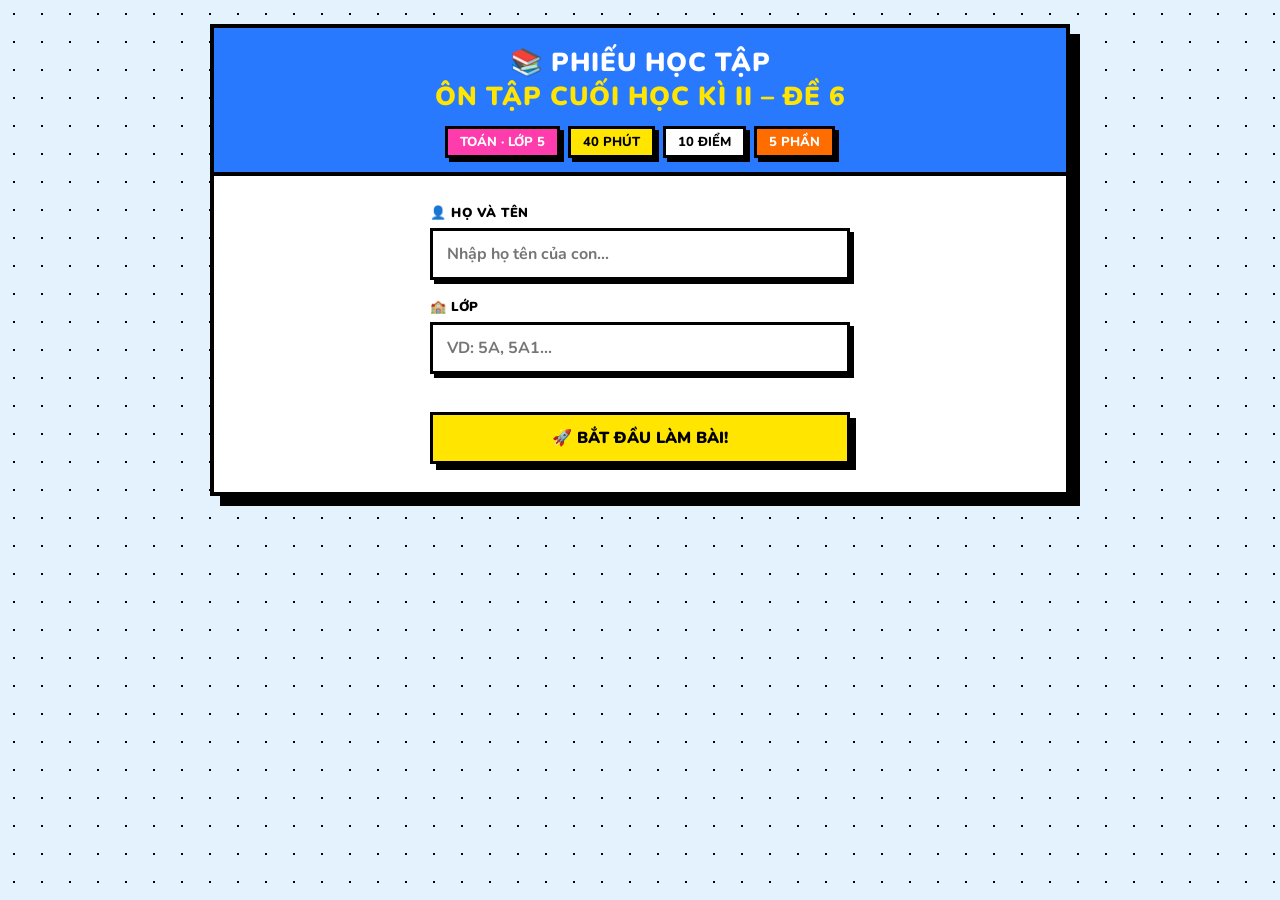
<file: de6.html>
<!DOCTYPE html>
<html lang="vi">
<head>
    <meta charset="UTF-8">
    <meta name="viewport" content="width=device-width, initial-scale=1.0">
    <title>Phiếu học tập ôn tập cuối học kì II - Đề 6</title>
    <link href="https://fonts.googleapis.com/css2?family=Nunito:wght@400;600;700;800;900&display=swap" rel="stylesheet">
    <style>
        :root {
            --black:#000; --white:#fff; --yellow:#FFE500; --pink:#FF3CAC;
            --green:#00C853; --blue:#2979FF; --orange:#FF6D00; --red:#FF1744;
            --bg:#E3F2FD; --shadow:4px 4px 0px #000; --shadow-lg:6px 6px 0px #000;
        }
        *{box-sizing:border-box;margin:0;padding:0;font-family:'Nunito',sans-serif;}
        body{background-color:var(--bg);background-image:radial-gradient(circle,#000 1.5px,transparent 1.5px);background-size:28px 28px;min-height:100vh;display:flex;justify-content:center;align-items:flex-start;padding:24px 12px;}
        #app{background:var(--white);width:100%;max-width:860px;border:4px solid var(--black);box-shadow:10px 10px 0 var(--black);display:flex;flex-direction:column;}

        .top-bar{background:var(--blue);border-bottom:4px solid var(--black);padding:18px 24px 14px;text-align:center;}
        .top-bar h1{font-size:26px;font-weight:900;color:var(--white);text-transform:uppercase;letter-spacing:1px;line-height:1.3;}
        .top-bar h1 span{color:var(--yellow);}
        .badges{display:flex;flex-wrap:wrap;justify-content:center;gap:8px;margin-top:12px;}
        .badge{border:3px solid var(--black);box-shadow:var(--shadow);padding:4px 12px;font-size:13px;font-weight:800;text-transform:uppercase;}
        .badge.pink{background:var(--pink);color:var(--white);}
        .badge.yellow{background:var(--yellow);color:var(--black);}
        .badge.white{background:var(--white);color:var(--black);}
        .badge.orange{background:var(--orange);color:var(--white);}

        .screen{display:none;padding:28px 24px;animation:popIn .35s cubic-bezier(.34,1.56,.64,1);}
        .screen.active{display:block;}
        @keyframes popIn{from{opacity:0;transform:scale(.94) translateY(12px)}to{opacity:1;transform:scale(1) translateY(0)}}

        .q-label{display:inline-block;background:var(--blue);color:var(--white);border:3px solid var(--black);box-shadow:var(--shadow);font-size:14px;font-weight:900;text-transform:uppercase;padding:4px 14px;margin-bottom:10px;}
        .q-title{font-size:20px;font-weight:900;color:var(--black);border-bottom:3px solid var(--black);padding-bottom:10px;margin-bottom:16px;}
        .q-hint{font-size:13px;font-style:italic;color:#555;margin-bottom:14px;}

        .form-wrap{max-width:420px;margin:0 auto;}
        .form-group{margin-bottom:18px;}
        .form-group label{display:block;font-weight:900;font-size:13px;text-transform:uppercase;letter-spacing:.5px;color:var(--black);margin-bottom:6px;}
        .form-group input{width:100%;padding:12px 14px;border:3px solid var(--black);font-size:16px;font-weight:700;outline:none;box-shadow:var(--shadow);background:var(--white);}
        .form-group input:focus{box-shadow:6px 6px 0 var(--blue);}

        .btn{display:inline-flex;align-items:center;justify-content:center;gap:8px;padding:12px 28px;font-size:16px;font-weight:900;text-transform:uppercase;border:3px solid var(--black);cursor:pointer;transition:all .12s;box-shadow:var(--shadow-lg);margin-top:20px;}
        .btn:hover{transform:translate(-2px,-2px);box-shadow:8px 8px 0 var(--black);}
        .btn:active{transform:translate(4px,4px);box-shadow:0 0 0 var(--black);}
        .btn-primary{background:var(--yellow);color:var(--black);}
        .btn-success{background:var(--blue);color:var(--white);}
        .btn-block{width:100%;}
        .btn-center{display:flex;justify-content:center;}

        .question-box{border:4px solid var(--black);box-shadow:var(--shadow-lg);padding:20px;margin-bottom:16px;background:var(--white);transition:background .3s;}
        .question-box.correct{background:#CCFF90;}
        .question-box.wrong{background:#FFCDD2;}

        .mcq-item{margin-bottom:22px;}
        .mcq-item>p{font-size:15px;font-weight:800;margin-bottom:10px;line-height:1.6;}
        .mcq-options{display:grid;grid-template-columns:1fr 1fr;gap:10px;}
        .mcq-options label{display:flex;align-items:center;gap:10px;background:var(--white);border:3px solid var(--black);box-shadow:var(--shadow);padding:10px 12px;cursor:pointer;font-weight:800;font-size:14px;transition:all .12s;}
        .mcq-options label:hover{background:var(--yellow);transform:translate(-2px,-2px);box-shadow:6px 6px 0 var(--black);}
        .mcq-options input[type="radio"]{transform:scale(1.4);accent-color:var(--blue);flex-shrink:0;}

        .calc-grid{display:grid;grid-template-columns:1fr 1fr;gap:16px;margin-bottom:8px;align-items:stretch;}
        .calc-item{background:#f9f9f9;border:3px solid var(--black);box-shadow:var(--shadow);padding:14px;display:flex;flex-direction:column;justify-content:space-between;}
        .calc-item p{font-size:15px;font-weight:800;margin-bottom:8px;line-height:1.5;flex:1;}
        .calc-item input{width:100%;padding:8px 10px;border:3px solid var(--black);font-size:14px;font-weight:700;outline:none;background:var(--white);box-shadow:2px 2px 0 #000;margin-top:auto;}
        .calc-item input:focus{box-shadow:4px 4px 0 var(--blue);}

        .story-box{background:#E3F2FD;border:3px solid var(--black);box-shadow:var(--shadow);padding:14px 16px;font-size:15px;font-weight:700;margin-bottom:16px;line-height:1.8;}
        .story-box b{color:var(--pink);}

        .solve-label{font-size:13px;font-weight:900;text-transform:uppercase;color:var(--black);margin-bottom:6px;display:block;margin-top:12px;}
        .solve-input{width:100%;padding:10px 12px;border:3px solid var(--black);font-size:15px;font-weight:700;outline:none;box-shadow:var(--shadow);background:var(--white);}
        .solve-input:focus{box-shadow:5px 5px 0 var(--blue);}

        .feedback-msg{text-align:center;font-weight:900;font-size:16px;min-height:28px;margin-top:6px;padding:6px 0;}
        .text-success{color:var(--green);}
        .text-danger{color:var(--red);}

        .progress-strip{display:flex;border-bottom:4px solid var(--black);background:var(--white);flex-wrap:wrap;}
        .progress-step{flex:1;min-width:60px;text-align:center;padding:8px 2px;font-size:10px;font-weight:900;text-transform:uppercase;border-right:3px solid var(--black);color:#aaa;}
        .progress-step:last-child{border-right:none;}
        .progress-step.done{background:var(--blue);color:var(--white);}
        .progress-step.active{background:var(--yellow);color:var(--black);}

        .illus-wrap{display:flex;justify-content:center;margin:12px 0 16px;}

        .result-screen{padding:32px 24px;text-align:center;}
        .result-title{font-size:32px;font-weight:900;text-transform:uppercase;background:var(--yellow);border:4px solid var(--black);box-shadow:var(--shadow-lg);display:inline-block;padding:8px 28px;margin-bottom:20px;}
        .result-info{display:inline-flex;flex-direction:column;gap:6px;border:3px solid var(--black);box-shadow:var(--shadow);padding:14px 28px;margin-bottom:20px;text-align:left;background:var(--white);font-size:16px;font-weight:700;}
        .result-info b{color:var(--blue);}
        .score-circle{width:160px;height:160px;border-radius:50%;background:var(--blue);color:var(--white);border:5px solid var(--black);box-shadow:8px 8px 0 var(--black);display:flex;align-items:center;justify-content:center;font-size:46px;font-weight:900;margin:0 auto 20px;}
        .score-circle .denom{font-size:22px;}
        .result-sub{font-size:16px;font-weight:800;margin-bottom:8px;}
        .result-feedback{font-size:26px;font-weight:900;text-transform:uppercase;border:4px solid var(--black);box-shadow:var(--shadow-lg);display:inline-block;padding:8px 24px;margin-top:10px;}
        .result-nav{display:flex;gap:16px;justify-content:center;margin-top:24px;flex-wrap:wrap;}
        .nav-btn{display:inline-flex;align-items:center;justify-content:center;padding:12px 28px;font-size:16px;font-weight:900;text-transform:uppercase;border:3px solid var(--black);cursor:pointer;box-shadow:var(--shadow-lg);text-decoration:none;transition:all .12s;}
        .nav-btn:hover{transform:translate(-2px,-2px);box-shadow:8px 8px 0 var(--black);}
        .nav-btn:active{transform:translate(4px,4px);box-shadow:0 0 0 var(--black);}
    </style>
</head>
<body>
<div id="app">

    <div class="progress-strip" id="progress-strip" style="display:none">
        <div class="progress-step" id="ps1">C1–C5</div>
        <div class="progress-step" id="ps2">C6: Tính</div>
        <div class="progress-step" id="ps3">C7: Xe đạp</div>
        <div class="progress-step" id="ps4">C8: Học sinh</div>
        <div class="progress-step" id="ps5">C9: Tính nhanh</div>
    </div>

    <div class="top-bar">
        <h1>📚 Phiếu học tập<br><span>Ôn tập cuối học kì II – Đề 6</span></h1>
        <div class="badges">
            <span class="badge pink">Toán · Lớp 5</span>
            <span class="badge yellow">40 phút</span>
            <span class="badge white">10 điểm</span>
            <span class="badge orange">5 phần</span>
        </div>
    </div>

    <!-- BẮT ĐẦU -->
    <div id="screen-start" class="screen active">
        <div class="form-wrap">
            <div class="form-group">
                <label>👤 Họ và Tên</label>
                <input type="text" id="studentName" placeholder="Nhập họ tên của con..." autocomplete="off">
            </div>
            <div class="form-group">
                <label>🏫 Lớp</label>
                <input type="text" id="studentClass" placeholder="VD: 5A, 5A1..." autocomplete="off">
            </div>
            <div class="btn-center">
                <button class="btn btn-primary btn-block" onclick="startQuiz()">🚀 Bắt đầu làm bài!</button>
            </div>
        </div>
    </div>

    <!-- CÂU 1–5: TRẮC NGHIỆM -->
    <div id="screen-p1" class="screen">
        <span class="q-label">🔘 Trắc nghiệm – Câu 1 đến 5</span>
        <div class="question-box" id="box-p1">
            <div class="q-title">PHẦN TRẮC NGHIỆM — CÂU 1 ĐẾN 5 (5 điểm)</div>
            <p class="q-hint">Mỗi câu đúng 1 điểm.</p>
            <div id="p1-body"></div>
        </div>
        <div class="feedback-msg" id="msg-p1"></div>
        <div class="btn-center">
            <button class="btn btn-primary" id="btn-p1" onclick="checkP1()">Kiểm tra ➡️</button>
        </div>
    </div>

    <!-- CÂU 6: TÍNH -->
    <div id="screen-c6" class="screen">
        <span class="q-label">🔢 Câu 6</span>
        <div class="question-box" id="box-c6">
            <div class="q-title">CÂU 6 — TÍNH (1,5 điểm)</div>
            <p class="q-hint">Mỗi câu đúng 0,75 điểm.</p>
            <div class="calc-grid">
                <div class="calc-item">
                    <p>a) 3 phút 15 giây × 4 – 2 phút 15 giây</p>
                    <input type="text" id="c6_a" placeholder="Nhập kết quả...">
                </div>
                <div class="calc-item">
                    <p>b) (1 giờ 45 phút + 2 giờ 15 phút) : 3</p>
                    <input type="text" id="c6_b" placeholder="Nhập kết quả...">
                </div>
            </div>
        </div>
        <div class="feedback-msg" id="msg-c6"></div>
        <div class="btn-center">
            <button class="btn btn-primary" id="btn-c6" onclick="checkC6()">Kiểm tra ➡️</button>
        </div>
    </div>

    <!-- CÂU 7: HAI XE ĐẠP -->
    <div id="screen-c7" class="screen">
        <span class="q-label">🚴 Câu 7</span>
        <div class="question-box" id="box-c7">
            <div class="q-title">CÂU 7 — HAI CHIẾC XE ĐẠP (1,5 điểm)</div>
            <div class="story-box">
                🚴 Hai chiếc xe đạp chạy đua trên một đường vòng.<br>
                Vận tốc xe I: <b>250m/phút</b> · Vận tốc xe II: <b>300m/phút</b><br>
                Hai xe cùng khởi hành một lúc từ một vạch.<br>
                Đường vòng dài <b>1,1km = 1100m</b>.<br><br>
                a) 🔄 Đi <b>ngược chiều</b> — gặp nhau sau bao lâu?<br>
                b) ➡️ Đi <b>cùng chiều</b> — gặp nhau sau bao lâu?
            </div>
            <span class="solve-label">🔄 a) Ngược chiều — thời gian gặp nhau:</span>
            <input type="text" id="c7_a" class="solve-input" placeholder="Nhập kết quả... phút">
            <span class="solve-label">➡️ b) Cùng chiều — thời gian gặp nhau:</span>
            <input type="text" id="c7_b" class="solve-input" placeholder="Nhập kết quả... phút">
        </div>
        <div class="feedback-msg" id="msg-c7"></div>
        <div class="btn-center">
            <button class="btn btn-primary" id="btn-c7" onclick="checkC7()">Kiểm tra ➡️</button>
        </div>
    </div>

    <!-- CÂU 8: TRƯỜNG TIỂU HỌC -->
    <div id="screen-c8" class="screen">
        <span class="q-label">🏫 Câu 8</span>
        <div class="question-box" id="box-c8">
            <div class="q-title">CÂU 8 — TRƯỜNG TIỂU HỌC (1,5 điểm)</div>
            <div class="story-box">
                🏫 Trường tiểu học có <b>1056 học sinh khá, giỏi</b> chiếm <b>88%</b> tổng số học sinh.<br><br>
                a) ❓ Trường có bao nhiêu học sinh?<br>
                b) ❓ Số học sinh còn lại chiếm bao nhiêu phần trăm?
            </div>
            <span class="solve-label">👨‍🎓 a) Tổng số học sinh:</span>
            <input type="text" id="c8_a" class="solve-input" placeholder="Nhập kết quả... học sinh">
            <span class="solve-label">📊 b) Tỉ lệ % còn lại:</span>
            <input type="text" id="c8_b" class="solve-input" placeholder="Nhập kết quả... %">
        </div>
        <div class="feedback-msg" id="msg-c8"></div>
        <div class="btn-center">
            <button class="btn btn-primary" id="btn-c8" onclick="checkC8()">Kiểm tra ➡️</button>
        </div>
    </div>

    <!-- CÂU 9: TÍNH NHANH -->
    <div id="screen-c9" class="screen">
        <span class="q-label">⚡ Câu 9</span>
        <div class="question-box" id="box-c9">
            <div class="q-title">CÂU 9 — TÍNH NHANH (0,5 điểm)</div>
            <div class="story-box">
                ⚡ Tính nhanh: <b>36 : 25 + 64 : 25</b>
            </div>
            <span class="solve-label">💡 Kết quả:</span>
            <input type="text" id="c9_kq" class="solve-input" placeholder="Nhập kết quả...">
        </div>
        <div class="feedback-msg" id="msg-c9"></div>
        <div class="btn-center">
            <button class="btn btn-primary" id="btn-c9" onclick="checkC9()">🏆 Chấm điểm!</button>
        </div>
    </div>

    <!-- KẾT QUẢ -->
    <div id="screen-result" class="screen result-screen">
        <div class="result-title">🎉 Hoàn thành! 🎉</div>
        <div class="result-info">
            <span>👤 Họ tên: <b id="resName"></b></span>
            <span>🏫 Lớp: <b id="resClass"></b></span>
        </div>
        <div class="score-circle">
            <span id="resTotal"></span><span class="denom">/10</span>
        </div>
        <p class="result-sub">Số phần đúng ngay lần đầu: <b id="resPerfect"></b> / 5</p>
        <div class="result-feedback" id="resFeedback"></div>
        <div class="result-nav">
            <a href="index.html" class="nav-btn" style="background:#FFE500;color:#000;">🏠 Về trang chủ</a>
            <a href="de7.html"   class="nav-btn" style="background:#2979FF;color:#fff;">📖 Đề tiếp theo →</a>
        </div>
    </div>

</div>

<script>
function shuffle(arr){const a=[...arr];for(let i=a.length-1;i>0;i--){const j=Math.floor(Math.random()*(i+1));[a[i],a[j]]=[a[j],a[i]];}return a;}
function toLabel(i){return String.fromCharCode(65+i);}
function norm(s){return s.trim().toLowerCase().replace(/\s+/g,' ');}

const state={
    scores:{p1:0,c6:0,c7:0,c8:0,c9:0},
    isFirstAttempt:{p1:true,c6:true,c7:true,c8:true,c9:true},
    perfectCount:0
};

const P1_ITEMS=[
    {id:'q1',text:'Câu 1. (1đ) Trong một nửa ngày kim phút quay được số vòng là:',
     options:['4 vòng','6 vòng','12 vòng','24 vòng'],correctText:'12 vòng',score:1},
    {id:'q2',text:'Câu 2. (1đ) Hình tròn tâm I có bán kính bằng ½ bán kính hình tròn tâm O. Tỉ số phần trăm diện tích hình tròn tâm I và hình tròn tâm O là:',
     options:['50%','25%','30%','60%'],correctText:'25%',score:1,hasIllus:true},
    {id:'q3',text:'Câu 3. (1đ) Có hai can dầu. Sau khi đổ 7,5 lít từ can I sang can II thì lượng dầu hai can bằng nhau. Can I lúc đầu nhiều hơn can II bao nhiêu lít?',
     options:['7,5 lít','15 lít','10 lít','Cả A, B, C đều sai'],correctText:'15 lít',score:1},
    {id:'q4',text:'Câu 4. (1đ) Hình thoi ABCD và MNPQ, trong đó MP = ½AC và QN = ⅓DB. Tỉ số diện tích ABCD và MNPQ là:',
     options:['2','4','6','8'],correctText:'6',score:1},
    {id:'q5',text:'Câu 5. (1đ) Diện tích hình tròn gấp lên mấy lần nếu bán kính tăng gấp rưỡi?',
     options:['Gấp rưỡi','Gấp 3 lần','Gấp 6 lần','Gấp 2,25 lần'],correctText:'Gấp 2,25 lần',score:1},
];

const ILLUS_Q2=`
<div style="display:flex;justify-content:center;margin:10px 0 14px;">
<svg width="200" height="200" viewBox="0 0 200 200">
  <circle cx="100" cy="100" r="80" fill="#E3F2FD" stroke="#000" stroke-width="3"/>
  <circle cx="100" cy="100" r="4" fill="#000"/>
  <text x="88" y="118" font-size="15" font-weight="900" fill="#000">O</text>
  <circle cx="128" cy="72" r="40" fill="#FF3CAC" fill-opacity="0.22" stroke="#FF3CAC" stroke-width="2.5"/>
  <circle cx="128" cy="72" r="4" fill="#FF3CAC"/>
  <text x="136" y="66" font-size="15" font-weight="900" fill="#FF3CAC">I</text>
</svg>
</div>`;

function buildP1(){
    const body=document.getElementById('p1-body');body.innerHTML='';
    P1_ITEMS.forEach(item=>{
        const shuffled=shuffle([...item.options]);
        const div=document.createElement('div');div.className='mcq-item';
        let html=`<p>${item.text}</p>`;
        if(item.hasIllus)html+=ILLUS_Q2;
        html+=`<div class="mcq-options">`;
        shuffled.forEach((opt,i)=>{html+=`<label><input type="radio" name="${item.id}" value="${opt}"> ${toLabel(i)}. ${opt}</label>`;});
        html+='</div>';
        div.innerHTML=html;body.appendChild(div);
    });
}

const STEPS=['p1','c6','c7','c8','c9'];
function updateProgress(activeQ){
    document.getElementById('progress-strip').style.display='flex';
    const idx=STEPS.indexOf(activeQ);
    STEPS.forEach((q,i)=>{
        const el=document.getElementById('ps'+(i+1));
        el.classList.remove('done','active');
        if(i<idx)el.classList.add('done');
        if(i===idx)el.classList.add('active');
    });
}

function showScreen(id){
    document.querySelectorAll('.screen').forEach(s=>s.classList.remove('active'));
    document.getElementById(id).classList.add('active');
    window.scrollTo({top:0,behavior:'smooth'});
    const qMap={'screen-p1':'p1','screen-c6':'c6','screen-c7':'c7','screen-c8':'c8','screen-c9':'c9'};
    if(qMap[id])updateProgress(qMap[id]);
    if(id==='screen-result')document.getElementById('progress-strip').style.display='none';
}

function startQuiz(){
    const name=document.getElementById('studentName').value.trim();
    const cls=document.getElementById('studentClass').value.trim();
    if(!name){alert('Con hãy nhập Họ Tên nhé! 😊');return;}
    if(!cls){alert('Con hãy nhập Lớp nhé! 😊');return;}
    document.getElementById('resName').innerText=name;
    document.getElementById('resClass').innerText=cls.toUpperCase();
    buildP1();showScreen('screen-p1');
}

function showFeedback(q,ok,msg){
    const box=document.getElementById('box-'+q);
    box.classList.remove('correct','wrong');box.classList.add(ok?'correct':'wrong');
    const el=document.getElementById('msg-'+q);
    el.className='feedback-msg '+(ok?'text-success':'text-danger');el.innerText=msg;
}
function advanceBtn(btnId,label,nextFn){
    const btn=document.getElementById(btnId);
    btn.innerText=label;btn.classList.add('btn-success');btn.onclick=nextFn;
}

function checkP1(){
    let score=0,answered=0;
    P1_ITEMS.forEach(item=>{
        const s=document.querySelector(`input[name="${item.id}"]:checked`);
        if(s){answered++;if(s.value===item.correctText)score+=item.score;}
    });
    if(answered<P1_ITEMS.length){showFeedback('p1',false,`Chọn hết ${P1_ITEMS.length} câu nhé! (Đã chọn ${answered}) 📝`);return;}
    if(state.isFirstAttempt.p1){state.scores.p1=score;if(score===5)state.perfectCount++;state.isFirstAttempt.p1=false;}
    if(score===5){
        showFeedback('p1',true,'🎉 Xuất sắc! Đúng hết 5/5!');
        advanceBtn('btn-p1','Sang Câu 6 ➡️',()=>showScreen('screen-c6'));
    } else {
        showFeedback('p1',false,`Được ${score}/5 điểm — Kiểm tra lại nhé! 💪`);
    }
}

function checkC6(){
    const va=norm(document.getElementById('c6_a').value);
    const vb=norm(document.getElementById('c6_b').value);
    if(!va||!vb){showFeedback('c6',false,'Điền đủ cả 2 ô nhé! 📝');return;}
    const okA=/10\s*(phút|p|ph|')\s*45\s*(giây|s|giay)?/.test(va)||/645/.test(va.replace(/\s/g,''));
    const okB=/1\s*(giờ|g|h)\s*20\s*(phút|p|ph)?/.test(vb)||/\b80\b/.test(vb.replace(/\s/g,''));
    const correct=(okA?1:0)+(okB?1:0);
    if(state.isFirstAttempt.c6){state.scores.c6=correct*0.75;if(correct===2)state.perfectCount++;state.isFirstAttempt.c6=false;}
    if(okA&&okB){
        showFeedback('c6',true,'🎉 Chính xác! a) 10 phút 45 giây · b) 1 giờ 20 phút');
        advanceBtn('btn-c6','Sang Câu 7 ➡️',()=>showScreen('screen-c7'));
    } else {
        showFeedback('c6',false,`Đúng ${correct}/2 — Gợi ý: a) 3p15s×4=13p0s, trừ 2p15s · b) cộng rồi chia 3 💡`);
    }
}

function checkC7(){
    const va=norm(document.getElementById('c7_a').value);
    const vb=norm(document.getElementById('c7_b').value);
    if(!va||!vb){showFeedback('c7',false,'Điền đủ cả 2 ô nhé! 📝');return;}
    const okA=/1\s*\/\s*30/.test(va.replace(/\s/g,''))||/\b2\s*(phút|p|ph)?\b/.test(va);
    const okB=/11\s*\/\s*30/.test(vb.replace(/\s/g,''))||/\b22\s*(phút|p|ph)?\b/.test(vb);
    const correct=(okA?1:0)+(okB?1:0);
    if(state.isFirstAttempt.c7){state.scores.c7=correct*0.75;if(correct===2)state.perfectCount++;state.isFirstAttempt.c7=false;}
    if(okA&&okB){
        showFeedback('c7',true,'🎉 Chính xác! a) 2 phút · b) 22 phút');
        advanceBtn('btn-c7','Sang Câu 8 ➡️',()=>showScreen('screen-c8'));
    } else {
        showFeedback('c7',false,`Đúng ${correct}/2 — Gợi ý: a) 1100÷(250+300) · b) 1100÷(300−250) 💡`);
    }
}

function checkC8(){
    const va=norm(document.getElementById('c8_a').value);
    const vb=norm(document.getElementById('c8_b').value);
    if(!va||!vb){showFeedback('c8',false,'Điền đủ cả 2 ô nhé! 📝');return;}
    const okA=/\b1200\b/.test(va.replace(/\s/g,''));
    const okB=/\b12\b/.test(vb.replace(/\s/g,''));
    const correct=(okA?1:0)+(okB?1:0);
    if(state.isFirstAttempt.c8){state.scores.c8=correct*0.75;if(correct===2)state.perfectCount++;state.isFirstAttempt.c8=false;}
    if(okA&&okB){
        showFeedback('c8',true,'🎉 Chính xác! a) 1200 học sinh · b) 12%');
        advanceBtn('btn-c8','Sang Câu 9 ➡️',()=>showScreen('screen-c9'));
    } else {
        showFeedback('c8',false,`Đúng ${correct}/2 — Gợi ý: a) 1056÷88×100 · b) 100%−88% 💡`);
    }
}

function checkC9(){
    const v=norm(document.getElementById('c9_kq').value);
    if(!v){showFeedback('c9',false,'Nhập kết quả vào nhé! 📝');return;}
    const ok=/\b4\b/.test(v.replace(/\s/g,''));
    if(state.isFirstAttempt.c9){state.scores.c9=ok?0.5:0;if(ok)state.perfectCount++;state.isFirstAttempt.c9=false;}
    if(ok){
        showFeedback('c9',true,'🎉 Chính xác! (36+64)÷25 = 100÷25 = 4');
        setTimeout(finishQuiz,900);
    } else {
        showFeedback('c9',false,'Sai rồi — Gợi ý: 36:25 + 64:25 = (36+64):25 = ? 💡');
    }
}

function finishQuiz(){
    let total=Object.values(state.scores).reduce((a,b)=>a+b,0);
    total=Math.round(total*10)/10;total=Math.min(total,10);
    const pct=(total/10)*100;
    document.getElementById('resTotal').innerText=total;
    document.getElementById('resPerfect').innerText=state.perfectCount;
    const fb=document.getElementById('resFeedback');
    if(pct>=90){fb.innerText='⭐ Xuất sắc!';fb.style.background='#FFE500';fb.style.color='#000';}
    else if(pct>=70){fb.innerText='👍 Tốt lắm!';fb.style.background='#00C853';fb.style.color='#fff';}
    else if(pct>=50){fb.innerText='💪 Cần luyện thêm!';fb.style.background='#FF6D00';fb.style.color='#fff';}
    else{fb.innerText='📖 Xem lại bài nhé!';fb.style.background='#FF1744';fb.style.color='#fff';}
    showScreen('screen-result');
}
</script>
</body>
</html>
</file>
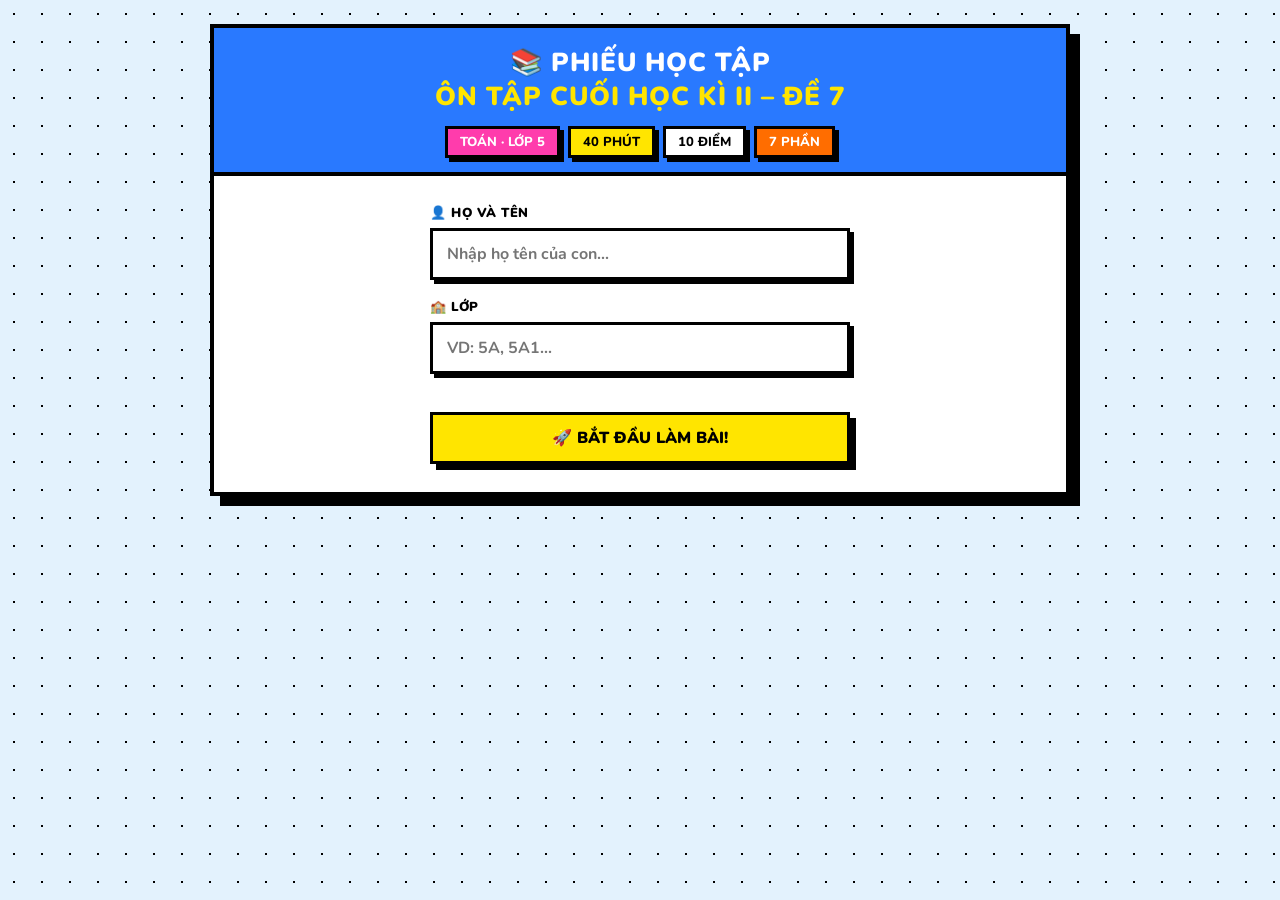
<file: de7.html>
<!DOCTYPE html>
<html lang="vi">
<head>
    <meta charset="UTF-8">
    <meta name="viewport" content="width=device-width, initial-scale=1.0">
    <title>Phiếu học tập ôn tập cuối học kì II - Đề 7</title>
    <link href="https://fonts.googleapis.com/css2?family=Nunito:wght@400;600;700;800;900&display=swap" rel="stylesheet">
    <style>
        :root {
            --black:#000; --white:#fff; --yellow:#FFE500; --pink:#FF3CAC;
            --green:#00C853; --blue:#2979FF; --orange:#FF6D00; --red:#FF1744;
            --bg:#E3F2FD; --shadow:4px 4px 0px #000; --shadow-lg:6px 6px 0px #000;
        }
        *{box-sizing:border-box;margin:0;padding:0;font-family:'Nunito',sans-serif;}
        body{background-color:var(--bg);background-image:radial-gradient(circle,#000 1.5px,transparent 1.5px);background-size:28px 28px;min-height:100vh;display:flex;justify-content:center;align-items:flex-start;padding:24px 12px;}
        #app{background:var(--white);width:100%;max-width:860px;border:4px solid var(--black);box-shadow:10px 10px 0 var(--black);display:flex;flex-direction:column;}
        .top-bar{background:var(--blue);border-bottom:4px solid var(--black);padding:18px 24px 14px;text-align:center;}
        .top-bar h1{font-size:26px;font-weight:900;color:var(--white);text-transform:uppercase;letter-spacing:1px;line-height:1.3;}
        .top-bar h1 span{color:var(--yellow);}
        .badges{display:flex;flex-wrap:wrap;justify-content:center;gap:8px;margin-top:12px;}
        .badge{border:3px solid var(--black);box-shadow:var(--shadow);padding:4px 12px;font-size:13px;font-weight:800;text-transform:uppercase;}
        .badge.pink{background:var(--pink);color:var(--white);}
        .badge.yellow{background:var(--yellow);color:var(--black);}
        .badge.white{background:var(--white);color:var(--black);}
        .badge.orange{background:var(--orange);color:var(--white);}
        .screen{display:none;padding:28px 24px;animation:popIn .35s cubic-bezier(.34,1.56,.64,1);}
        .screen.active{display:block;}
        @keyframes popIn{from{opacity:0;transform:scale(.94) translateY(12px)}to{opacity:1;transform:scale(1) translateY(0)}}
        .q-label{display:inline-block;background:var(--blue);color:var(--white);border:3px solid var(--black);box-shadow:var(--shadow);font-size:14px;font-weight:900;text-transform:uppercase;padding:4px 14px;margin-bottom:10px;}
        .q-title{font-size:20px;font-weight:900;color:var(--black);border-bottom:3px solid var(--black);padding-bottom:10px;margin-bottom:16px;}
        .q-hint{font-size:13px;font-style:italic;color:#555;margin-bottom:14px;}
        .form-wrap{max-width:420px;margin:0 auto;}
        .form-group{margin-bottom:18px;}
        .form-group label{display:block;font-weight:900;font-size:13px;text-transform:uppercase;letter-spacing:.5px;color:var(--black);margin-bottom:6px;}
        .form-group input{width:100%;padding:12px 14px;border:3px solid var(--black);font-size:16px;font-weight:700;outline:none;box-shadow:var(--shadow);background:var(--white);}
        .form-group input:focus{box-shadow:6px 6px 0 var(--blue);}
        .btn{display:inline-flex;align-items:center;justify-content:center;gap:8px;padding:12px 28px;font-size:16px;font-weight:900;text-transform:uppercase;border:3px solid var(--black);cursor:pointer;transition:all .12s;box-shadow:var(--shadow-lg);margin-top:20px;}
        .btn:hover{transform:translate(-2px,-2px);box-shadow:8px 8px 0 var(--black);}
        .btn:active{transform:translate(4px,4px);box-shadow:0 0 0 var(--black);}
        .btn-primary{background:var(--yellow);color:var(--black);}
        .btn-success{background:var(--blue);color:var(--white);}
        .btn-block{width:100%;}
        .btn-center{display:flex;justify-content:center;}
        .question-box{border:4px solid var(--black);box-shadow:var(--shadow-lg);padding:20px;margin-bottom:16px;background:var(--white);transition:background .3s;}
        .question-box.correct{background:#CCFF90;}
        .question-box.wrong{background:#FFCDD2;}
        .mcq-item{margin-bottom:22px;}
        .mcq-item>p{font-size:15px;font-weight:800;margin-bottom:10px;line-height:1.6;}
        .mcq-options{display:grid;grid-template-columns:1fr 1fr;gap:10px;}
        .mcq-options label{display:flex;align-items:center;gap:10px;background:var(--white);border:3px solid var(--black);box-shadow:var(--shadow);padding:10px 12px;cursor:pointer;font-weight:800;font-size:14px;transition:all .12s;}
        .mcq-options label:hover{background:var(--yellow);transform:translate(-2px,-2px);box-shadow:6px 6px 0 var(--black);}
        .mcq-options input[type="radio"]{transform:scale(1.4);accent-color:var(--blue);flex-shrink:0;}
        .calc-grid{display:grid;grid-template-columns:1fr 1fr;gap:16px;margin-bottom:8px;align-items:stretch;}
        .calc-item{background:#f9f9f9;border:3px solid var(--black);box-shadow:var(--shadow);padding:14px;display:flex;flex-direction:column;justify-content:space-between;}
        .calc-item p{font-size:15px;font-weight:800;margin-bottom:8px;line-height:1.5;flex:1;}
        .calc-item input{width:100%;padding:8px 10px;border:3px solid var(--black);font-size:14px;font-weight:700;outline:none;background:var(--white);box-shadow:2px 2px 0 #000;margin-top:auto;}
        .calc-item input:focus{box-shadow:4px 4px 0 var(--blue);}
        .story-box{background:#E3F2FD;border:3px solid var(--black);box-shadow:var(--shadow);padding:14px 16px;font-size:15px;font-weight:700;margin-bottom:16px;line-height:1.8;}
        .story-box b{color:var(--pink);}
        .solve-label{font-size:13px;font-weight:900;text-transform:uppercase;color:var(--black);margin-bottom:6px;display:block;margin-top:12px;}
        .solve-input{width:100%;padding:10px 12px;border:3px solid var(--black);font-size:15px;font-weight:700;outline:none;box-shadow:var(--shadow);background:var(--white);}
        .solve-input:focus{box-shadow:5px 5px 0 var(--blue);}
        .feedback-msg{text-align:center;font-weight:900;font-size:16px;min-height:28px;margin-top:6px;padding:6px 0;}
        .text-success{color:var(--green);}
        .text-danger{color:var(--red);}
        .progress-strip{display:flex;border-bottom:4px solid var(--black);background:var(--white);flex-wrap:wrap;}
        .progress-step{flex:1;min-width:48px;text-align:center;padding:8px 2px;font-size:9px;font-weight:900;text-transform:uppercase;border-right:3px solid var(--black);color:#aaa;}
        .progress-step:last-child{border-right:none;}
        .progress-step.done{background:var(--blue);color:var(--white);}
        .progress-step.active{background:var(--yellow);color:var(--black);}
        .result-screen{padding:32px 24px;text-align:center;}
        .result-title{font-size:32px;font-weight:900;text-transform:uppercase;background:var(--yellow);border:4px solid var(--black);box-shadow:var(--shadow-lg);display:inline-block;padding:8px 28px;margin-bottom:20px;}
        .result-info{display:inline-flex;flex-direction:column;gap:6px;border:3px solid var(--black);box-shadow:var(--shadow);padding:14px 28px;margin-bottom:20px;text-align:left;background:var(--white);font-size:16px;font-weight:700;}
        .result-info b{color:var(--blue);}
        .score-circle{width:160px;height:160px;border-radius:50%;background:var(--blue);color:var(--white);border:5px solid var(--black);box-shadow:8px 8px 0 var(--black);display:flex;align-items:center;justify-content:center;font-size:46px;font-weight:900;margin:0 auto 20px;}
        .score-circle .denom{font-size:22px;}
        .result-sub{font-size:16px;font-weight:800;margin-bottom:8px;}
        .result-feedback{font-size:26px;font-weight:900;text-transform:uppercase;border:4px solid var(--black);box-shadow:var(--shadow-lg);display:inline-block;padding:8px 24px;margin-top:10px;}
        .result-nav{display:flex;gap:16px;justify-content:center;margin-top:24px;flex-wrap:wrap;}
        .nav-btn{display:inline-flex;align-items:center;justify-content:center;padding:12px 28px;font-size:16px;font-weight:900;text-transform:uppercase;border:3px solid var(--black);cursor:pointer;box-shadow:var(--shadow-lg);text-decoration:none;transition:all .12s;}
        .nav-btn:hover{transform:translate(-2px,-2px);box-shadow:8px 8px 0 var(--black);}
        .nav-btn:active{transform:translate(4px,4px);box-shadow:0 0 0 var(--black);}
    </style>
</head>
<body>
<div id="app">

    <div class="progress-strip" id="progress-strip" style="display:none">
        <div class="progress-step" id="ps1">C1–C4</div>
        <div class="progress-step" id="ps2">C5: Đổi số</div>
        <div class="progress-step" id="ps3">C6: Tìm A</div>
        <div class="progress-step" id="ps4">C7: Lập phương</div>
        <div class="progress-step" id="ps5">C8: Sơn nhà</div>
        <div class="progress-step" id="ps6">C9: Ô tô</div>
        <div class="progress-step" id="ps7">C10: Tính nhanh</div>
    </div>

    <div class="top-bar">
        <h1>📚 Phiếu học tập<br><span>Ôn tập cuối học kì II – Đề 7</span></h1>
        <div class="badges">
            <span class="badge pink">Toán · Lớp 5</span>
            <span class="badge yellow">40 phút</span>
            <span class="badge white">10 điểm</span>
            <span class="badge orange">7 phần</span>
        </div>
    </div>

    <!-- BẮT ĐẦU -->
    <div id="screen-start" class="screen active">
        <div class="form-wrap">
            <div class="form-group">
                <label>👤 Họ và Tên</label>
                <input type="text" id="studentName" placeholder="Nhập họ tên của con..." autocomplete="off">
            </div>
            <div class="form-group">
                <label>🏫 Lớp</label>
                <input type="text" id="studentClass" placeholder="VD: 5A, 5A1..." autocomplete="off">
            </div>
            <div class="btn-center">
                <button class="btn btn-primary btn-block" onclick="startQuiz()">🚀 Bắt đầu làm bài!</button>
            </div>
        </div>
    </div>

    <!-- CÂU 1–4 -->
    <div id="screen-p1" class="screen">
        <span class="q-label">🔘 Trắc nghiệm – Câu 1 đến 4</span>
        <div class="question-box" id="box-p1">
            <div class="q-title">PHẦN I — TRẮC NGHIỆM (4 điểm)</div>
            <p class="q-hint">Mỗi câu đúng số điểm ghi trong ngoặc.</p>
            <div id="p1-body"></div>
        </div>
        <div class="feedback-msg" id="msg-p1"></div>
        <div class="btn-center">
            <button class="btn btn-primary" id="btn-p1" onclick="checkP1()">Kiểm tra ➡️</button>
        </div>
    </div>

    <!-- CÂU 5 -->
    <div id="screen-c5" class="screen">
        <span class="q-label">✏️ Câu 5</span>
        <div class="question-box" id="box-c5">
            <div class="q-title">CÂU 5 — ĐIỀN SỐ THÍCH HỢP (1 điểm)</div>
            <p class="q-hint">Mỗi ô đúng 0,5 điểm.</p>
            <div class="calc-grid">
                <div class="calc-item">
                    <p>a) 2,5 ha = ……m²</p>
                    <input type="text" id="c5_a" placeholder="Nhập kết quả...">
                </div>
                <div class="calc-item">
                    <p>b) 416 dm³ = ……m³</p>
                    <input type="text" id="c5_b" placeholder="Nhập kết quả...">
                </div>
            </div>
        </div>
        <div class="feedback-msg" id="msg-c5"></div>
        <div class="btn-center">
            <button class="btn btn-primary" id="btn-c5" onclick="checkC5()">Kiểm tra ➡️</button>
        </div>
    </div>

    <!-- CÂU 6 -->
    <div id="screen-c6" class="screen">
        <span class="q-label">🔢 Câu 6</span>
        <div class="question-box" id="box-c6">
            <div class="q-title">CÂU 6 — TÌM A (1 điểm)</div>
            <div class="story-box">
                🔢 Biết <b>25% của A là 2,5</b>.<br>
                ❓ Tìm A.
            </div>
            <span class="solve-label">💡 A =</span>
            <input type="text" id="c6_a" class="solve-input" placeholder="Nhập kết quả...">
        </div>
        <div class="feedback-msg" id="msg-c6"></div>
        <div class="btn-center">
            <button class="btn btn-primary" id="btn-c6" onclick="checkC6()">Kiểm tra ➡️</button>
        </div>
    </div>

    <!-- CÂU 7 -->
    <div id="screen-c7" class="screen">
        <span class="q-label">📦 Câu 7</span>
        <div class="question-box" id="box-c7">
            <div class="q-title">CÂU 7 — HÌNH LẬP PHƯƠNG (1 điểm)</div>
            <div class="story-box">
                📦 Hình lập phương có <b>diện tích toàn phần 486 cm²</b>.<br>
                ❓ Tính thể tích hình lập phương đó.
            </div>
            <span class="solve-label">📐 Cạnh (cm):</span>
            <input type="text" id="c7_canh" class="solve-input" placeholder="Nhập cạnh... cm">
            <span class="solve-label">📦 Thể tích (cm³):</span>
            <input type="text" id="c7_tt" class="solve-input" placeholder="Nhập thể tích... cm³">
        </div>
        <div class="feedback-msg" id="msg-c7"></div>
        <div class="btn-center">
            <button class="btn btn-primary" id="btn-c7" onclick="checkC7()">Kiểm tra ➡️</button>
        </div>
    </div>

    <!-- CÂU 8 -->
    <div id="screen-c8" class="screen">
        <span class="q-label">🏠 Câu 8</span>
        <div class="question-box" id="box-c8">
            <div class="q-title">CÂU 8 — PHÒNG HỌC (1 điểm)</div>
            <div class="story-box">
                🏠 Phòng học hình hộp: dài <b>8m</b>, rộng <b>7,5m</b>, cao <b>4m</b>.<br>
                Sơn <b>trần nhà và 4 bức tường</b> phía trong.<br>
                Diện tích cửa = <b>10,5 m²</b>.<br>
                ❓ Diện tích cần sơn là bao nhiêu?
            </div>
            <span class="solve-label">🖌️ Diện tích cần sơn (m²):</span>
            <input type="text" id="c8_s" class="solve-input" placeholder="Nhập kết quả... m²">
        </div>
        <div class="feedback-msg" id="msg-c8"></div>
        <div class="btn-center">
            <button class="btn btn-primary" id="btn-c8" onclick="checkC8()">Kiểm tra ➡️</button>
        </div>
    </div>

    <!-- CÂU 9 -->
    <div id="screen-c9" class="screen">
        <span class="q-label">🚗 Câu 9</span>
        <div class="question-box" id="box-c9">
            <div class="q-title">CÂU 9 — Ô TÔ TỪ A ĐẾN B (1 điểm)</div>
            <div class="story-box">
                🚗 Ô tô đi từ A đến B hết <b>2 giờ</b>. Quãng đường AB = <b>120 km</b>.<br><br>
                a) ❓ Vận tốc ô tô là bao nhiêu km/giờ?<br>
                b) ❓ Muốn đến B lúc <b>10 giờ 20 phút</b> th�� xuất phát lúc mấy giờ?
            </div>
            <span class="solve-label">⚡ a) Vận tốc:</span>
            <input type="text" id="c9_vt" class="solve-input" placeholder="Nhập kết quả... km/giờ">
            <span class="solve-label">🕐 b) Giờ xuất phát:</span>
            <input type="text" id="c9_xp" class="solve-input" placeholder="Nhập kết quả... giờ ... phút">
        </div>
        <div class="feedback-msg" id="msg-c9"></div>
        <div class="btn-center">
            <button class="btn btn-primary" id="btn-c9" onclick="checkC9()">Kiểm tra ➡️</button>
        </div>
    </div>

    <!-- CÂU 10 -->
    <div id="screen-c10" class="screen">
        <span class="q-label">⚡ Câu 10</span>
        <div class="question-box" id="box-c10">
            <div class="q-title">CÂU 10 — TÍNH THUẬN TIỆN &amp; TÌM SỐ (1 điểm)</div>
            <div class="story-box">
                ⚡ a) Tính bằng cách thuận tiện nhất:<br>
                <b>45,8 × 15,7 + 45,8 × 84,3</b><br><br>
                🔍 b) Tìm số <b>ab,cd</b> biết:<br>
                <b>abc,d − a,bcd = 199,683</b>
            </div>
            <span class="solve-label">⚡ a) Kết quả:</span>
            <input type="text" id="c10_a" class="solve-input" placeholder="Nhập kết quả...">
            <span class="solve-label">🔍 b) ab,cd =</span>
            <input type="text" id="c10_b" class="solve-input" placeholder="Nhập kết quả...">
        </div>
        <div class="feedback-msg" id="msg-c10"></div>
        <div class="btn-center">
            <button class="btn btn-primary" id="btn-c10" onclick="checkC10()">🏆 Chấm điểm!</button>
        </div>
    </div>

    <!-- KẾT QUẢ -->
    <div id="screen-result" class="screen result-screen">
        <div class="result-title">🎉 Hoàn thành! 🎉</div>
        <div class="result-info">
            <span>👤 Họ tên: <b id="resName"></b></span>
            <span>🏫 Lớp: <b id="resClass"></b></span>
        </div>
        <div class="score-circle">
            <span id="resTotal"></span><span class="denom">/10</span>
        </div>
        <p class="result-sub">Số phần đúng ngay lần đầu: <b id="resPerfect"></b> / 7</p>
        <div class="result-feedback" id="resFeedback"></div>
        <div class="result-nav">
            <a href="index.html" class="nav-btn" style="background:#FFE500;color:#000;">🏠 Về trang chủ</a>
            <a href="de8.html"   class="nav-btn" style="background:#2979FF;color:#fff;">📖 Đề tiếp theo →</a>
        </div>
    </div>

</div>
<script>
function shuffle(arr){const a=[...arr];for(let i=a.length-1;i>0;i--){const j=Math.floor(Math.random()*(i+1));[a[i],a[j]]=[a[j],a[i]];}return a;}
function toLabel(i){return String.fromCharCode(65+i);}
function norm(s){return s.trim().toLowerCase().replace(/\s+/g,' ');}

const state={
    scores:{p1:0,c5:0,c6:0,c7:0,c8:0,c9:0,c10:0},
    isFirstAttempt:{p1:true,c5:true,c6:true,c7:true,c8:true,c9:true,c10:true},
    perfectCount:0
};

const P1_ITEMS=[
    {id:'q1a',
     text:'Câu 1a. (0,5đ) Số thập phân gồm hai đơn vị, một phần mười và 3 phần nghìn viết là:',
     options:['2,13','2,013','2,103','2,003'],
     correctText:'2,103',score:0.5},
    {id:'q1b',
     text:'Câu 1b. (0,5đ) Chữ số 6 trong số thập phân 5,056 có giá trị là:',
     options:['6 phần mười','6 phần trăm','6 phần nghìn','6 đơn vị'],
     correctText:'6 phần nghìn',score:0.5},
    {id:'q2a',
     text:'Câu 2a. (0,5đ) An bắt đầu đi học lúc 7 giờ kém 10 phút. An đến trường lúc 7 giờ 20 phút. An đi từ nhà đến trường hết bao nhiêu phút?',
     options:['40 phút','30 phút','20 phút','10 phút'],
     correctText:'30 phút',score:0.5},
    {id:'q2b',
     text:'Câu 2b. (0,5đ) Viết số 45% dưới dạng phân số thập phân là:',
     options:['45','45/10','45/100','45/1000'],
     correctText:'45/100',score:0.5},
    {id:'q3',
     text:'Câu 3. (1đ) Chu vi một hình tròn là 12,56 dm. Diện tích hình tròn đó là:',
     options:['6,28 dm²','12,56 dm²','25,12 dm²','50,24 dm²'],
     correctText:'12,56 dm²',score:1},
    {id:'q4',
     text:'Câu 4. (1đ) Bác Tư đi xe đạp với vận tốc 12km/giờ. Thời gian để Bác Tư đi được 18km là:',
     options:['1 giờ','1 giờ 15 phút','1 giờ 20 phút','1 giờ 30 phút'],
     correctText:'1 giờ 30 phút',score:1},
];

function buildP1(){
    const body=document.getElementById('p1-body');body.innerHTML='';
    P1_ITEMS.forEach(item=>{
        const shuffled=shuffle([...item.options]);
        const div=document.createElement('div');div.className='mcq-item';
        let html=`<p>${item.text}</p><div class="mcq-options">`;
        shuffled.forEach((opt,i)=>{
            html+=`<label><input type="radio" name="${item.id}" value="${opt}"> ${toLabel(i)}. ${opt}</label>`;
        });
        html+='</div>';div.innerHTML=html;body.appendChild(div);
    });
}

const STEPS=['p1','c5','c6','c7','c8','c9','c10'];
function updateProgress(activeQ){
    document.getElementById('progress-strip').style.display='flex';
    const idx=STEPS.indexOf(activeQ);
    STEPS.forEach((q,i)=>{
        const el=document.getElementById('ps'+(i+1));
        el.classList.remove('done','active');
        if(i<idx)el.classList.add('done');
        if(i===idx)el.classList.add('active');
    });
}
function showScreen(id){
    document.querySelectorAll('.screen').forEach(s=>s.classList.remove('active'));
    document.getElementById(id).classList.add('active');
    window.scrollTo({top:0,behavior:'smooth'});
    const qMap={
        'screen-p1':'p1','screen-c5':'c5','screen-c6':'c6',
        'screen-c7':'c7','screen-c8':'c8','screen-c9':'c9','screen-c10':'c10'
    };
    if(qMap[id])updateProgress(qMap[id]);
    if(id==='screen-result')document.getElementById('progress-strip').style.display='none';
}
function startQuiz(){
    const name=document.getElementById('studentName').value.trim();
    const cls=document.getElementById('studentClass').value.trim();
    if(!name){alert('Con hãy nhập Họ Tên nhé! 😊');return;}
    if(!cls){alert('Con hãy nhập Lớp nhé! 😊');return;}
    document.getElementById('resName').innerText=name;
    document.getElementById('resClass').innerText=cls.toUpperCase();
    buildP1();showScreen('screen-p1');
}
function showFeedback(q,ok,msg){
    const box=document.getElementById('box-'+q);
    if(box){box.classList.remove('correct','wrong');box.classList.add(ok?'correct':'wrong');}
    const el=document.getElementById('msg-'+q);
    if(el){el.className='feedback-msg '+(ok?'text-success':'text-danger');el.innerText=msg;}
}
function advanceBtn(btnId,label,nextFn){
    const btn=document.getElementById(btnId);
    btn.innerText=label;btn.classList.add('btn-success');btn.onclick=nextFn;
}

function checkP1(){
    let score=0,answered=0;
    P1_ITEMS.forEach(item=>{
        const s=document.querySelector(`input[name="${item.id}"]:checked`);
        if(s){answered++;if(s.value===item.correctText)score+=item.score;}
    });
    if(answered<P1_ITEMS.length){showFeedback('p1',false,`Chọn hết ${P1_ITEMS.length} câu nhé! (Đã chọn ${answered}) 📝`);return;}
    if(state.isFirstAttempt.p1){state.scores.p1=score;if(score===4)state.perfectCount++;state.isFirstAttempt.p1=false;}
    if(score===4){
        showFeedback('p1',true,'🎉 Xuất sắc! Đúng hết 4/4!');
        advanceBtn('btn-p1','Sang Câu 5 ➡️',()=>showScreen('screen-c5'));
    } else {
        showFeedback('p1',false,`Được ${score}/4 điểm — Kiểm tra lại nhé! 💪`);
    }
}

function checkC5(){
    const va=norm(document.getElementById('c5_a').value);
    const vb=norm(document.getElementById('c5_b').value);
    if(!va||!vb){showFeedback('c5',false,'Điền đủ cả 2 ô nhé! 📝');return;}
    const okA=/\b25000\b/.test(va.replace(/\s/g,''));
    const okB=/0[,.]416/.test(vb.replace(/\s/g,''));
    const correct=(okA?1:0)+(okB?1:0);
    if(state.isFirstAttempt.c5){state.scores.c5=correct*0.5;if(correct===2)state.perfectCount++;state.isFirstAttempt.c5=false;}
    if(okA&&okB){
        showFeedback('c5',true,'🎉 Chính xác! a) 25 000 m² · b) 0,416 m³');
        advanceBtn('btn-c5','Sang Câu 6 ➡️',()=>showScreen('screen-c6'));
    } else {
        showFeedback('c5',false,`Đúng ${correct}/2 — Gợi ý: 1ha=10000m² · 1m³=1000dm³ 💡`);
    }
}

function checkC6(){
    const v=norm(document.getElementById('c6_a').value);
    if(!v){showFeedback('c6',false,'Nhập kết quả nhé! 📝');return;}
    const ok=/\b10\b/.test(v.replace(/\s/g,''));
    if(state.isFirstAttempt.c6){state.scores.c6=ok?1:0;if(ok)state.perfectCount++;state.isFirstAttempt.c6=false;}
    if(ok){
        showFeedback('c6',true,'🎉 Chính xác! A = 2,5 ÷ 25% = 10');
        advanceBtn('btn-c6','Sang Câu 7 ➡️',()=>showScreen('screen-c7'));
    } else {
        showFeedback('c6',false,'Sai rồi — Gợi ý: A = 2,5 ÷ 0,25 = ? 💡');
    }
}

function checkC7(){
    const vc=norm(document.getElementById('c7_canh').value);
    const vt=norm(document.getElementById('c7_tt').value);
    if(!vc||!vt){showFeedback('c7',false,'Điền đủ cả 2 ô nhé! 📝');return;}
    const okC=/\b9\b/.test(vc.replace(/\s/g,''));
    const okV=/\b729\b/.test(vt.replace(/\s/g,''));
    const correct=(okC?1:0)+(okV?1:0);
    if(state.isFirstAttempt.c7){state.scores.c7=correct===2?1:(correct===1?0.5:0);if(correct===2)state.perfectCount++;state.isFirstAttempt.c7=false;}
    if(okC&&okV){
        showFeedback('c7',true,'🎉 Chính xác! Cạnh = 9cm · Thể tích = 729 cm³');
        advanceBtn('btn-c7','Sang Câu 8 ➡️',()=>showScreen('screen-c8'));
    } else {
        showFeedback('c7',false,`Đúng ${correct}/2 — Gợi ý: 6a²=486 → a=9 → V=9³ 💡`);
    }
}

function checkC8(){
    const v=norm(document.getElementById('c8_s').value);
    if(!v){showFeedback('c8',false,'Nhập kết quả nhé! 📝');return;}
    const ok=/173[,.]5/.test(v.replace(/\s/g,''));
    if(state.isFirstAttempt.c8){state.scores.c8=ok?1:0;if(ok)state.perfectCount++;state.isFirstAttempt.c8=false;}
    if(ok){
        showFeedback('c8',true,'🎉 Chính xác! 60 + 124 − 10,5 = 173,5 m²');
        advanceBtn('btn-c8','Sang Câu 9 ➡️',()=>showScreen('screen-c9'));
    } else {
        showFeedback('c8',false,'Sai rồi — Gợi ý: Trần=8×7,5 · 4 tường=2×(8+7,5)×4 · trừ 10,5 💡');
    }
}

function checkC9(){
    const vvt=norm(document.getElementById('c9_vt').value);
    const vxp=norm(document.getElementById('c9_xp').value);
    if(!vvt||!vxp){showFeedback('c9',false,'Điền đủ cả 2 ô nhé! 📝');return;}
    const okA=/\b60\b/.test(vvt.replace(/\s/g,''));
    const okB=/8\s*(giờ|g|h)\s*20\s*(phút|p|ph)?/.test(vxp)||/8[hg:]?20/.test(vxp.replace(/\s/g,''));
    const correct=(okA?1:0)+(okB?1:0);
    if(state.isFirstAttempt.c9){state.scores.c9=correct*0.5;if(correct===2)state.perfectCount++;state.isFirstAttempt.c9=false;}
    if(okA&&okB){
        showFeedback('c9',true,'🎉 Chính xác! a) 60 km/giờ · b) 8 giờ 20 phút');
        advanceBtn('btn-c9','Sang Câu 10 ➡️',()=>showScreen('screen-c10'));
    } else {
        showFeedback('c9',false,`Đúng ${correct}/2 — Gợi ý: a) 120÷2 · b) 10h20p − 2h 💡`);
    }
}

function checkC10(){
    const va=norm(document.getElementById('c10_a').value);
    const vb=norm(document.getElementById('c10_b').value);
    if(!va||!vb){showFeedback('c10',false,'Điền đủ cả 2 ô nhé! 📝');return;}
    const okA=/\b4580\b/.test(va.replace(/\s/g,''));
    const okB=/20[,.]17/.test(vb.replace(/\s/g,''));
    const correct=(okA?1:0)+(okB?1:0);
    if(state.isFirstAttempt.c10){state.scores.c10=correct*0.5;if(correct===2)state.perfectCount++;state.isFirstAttempt.c10=false;}
    if(okA&&okB){
        showFeedback('c10',true,'🎉 Chính xác! a) 4580 · b) ab,cd = 20,17');
        setTimeout(finishQuiz,900);
    } else {
        showFeedback('c10',false,`Đúng ${correct}/2 — Gợi ý: a) 45,8×(15,7+84,3) · b) 201,7−2,017=199,683 💡`);
    }
}

function finishQuiz(){
    let total=Object.values(state.scores).reduce((a,b)=>a+b,0);
    total=Math.round(total*10)/10;total=Math.min(total,10);
    const pct=(total/10)*100;
    document.getElementById('resTotal').innerText=total;
    document.getElementById('resPerfect').innerText=state.perfectCount;
    const fb=document.getElementById('resFeedback');
    if(pct>=90){fb.innerText='⭐ Xuất sắc!';fb.style.background='#FFE500';fb.style.color='#000';}
    else if(pct>=70){fb.innerText='👍 Tốt lắm!';fb.style.background='#00C853';fb.style.color='#fff';}
    else if(pct>=50){fb.innerText='💪 Cần luyện thêm!';fb.style.background='#FF6D00';fb.style.color='#fff';}
    else{fb.innerText='📖 Xem lại bài nhé!';fb.style.background='#FF1744';fb.style.color='#fff';}
    showScreen('screen-result');
}
</script>
</body>
</html>
</file>
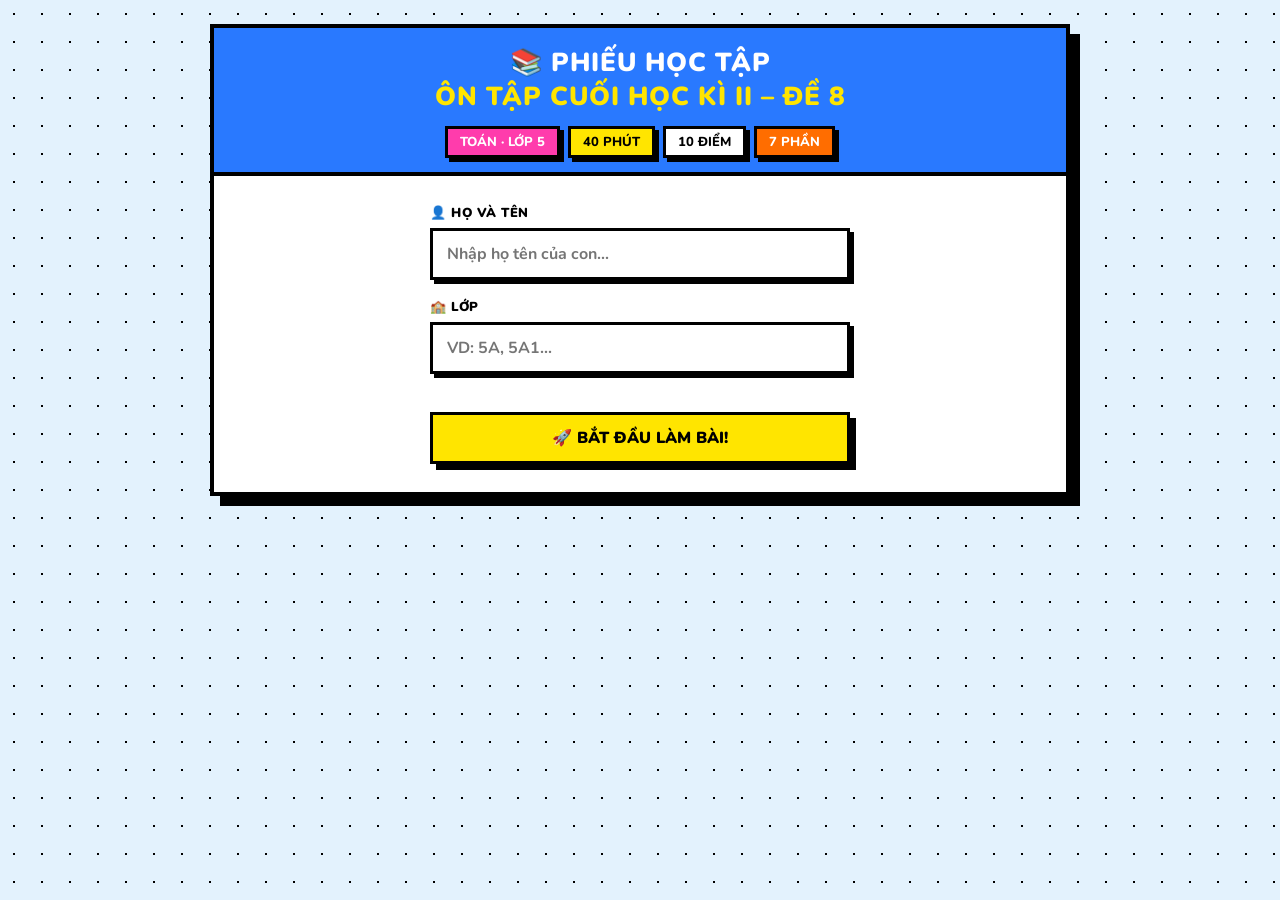
<file: de8.html>
<!DOCTYPE html>
<html lang="vi">
<head>
    <meta charset="UTF-8">
    <meta name="viewport" content="width=device-width, initial-scale=1.0">
    <title>Phiếu học tập ôn tập cuối học kì II - Đề 8</title>
    <link href="https://fonts.googleapis.com/css2?family=Nunito:wght@400;600;700;800;900&display=swap" rel="stylesheet">
    <style>
        :root {
            --black:#000; --white:#fff; --yellow:#FFE500; --pink:#FF3CAC;
            --green:#00C853; --blue:#2979FF; --orange:#FF6D00; --red:#FF1744;
            --bg:#E3F2FD; --shadow:4px 4px 0px #000; --shadow-lg:6px 6px 0px #000;
        }
        *{box-sizing:border-box;margin:0;padding:0;font-family:'Nunito',sans-serif;}
        body{background-color:var(--bg);background-image:radial-gradient(circle,#000 1.5px,transparent 1.5px);background-size:28px 28px;min-height:100vh;display:flex;justify-content:center;align-items:flex-start;padding:24px 12px;}
        #app{background:var(--white);width:100%;max-width:860px;border:4px solid var(--black);box-shadow:10px 10px 0 var(--black);display:flex;flex-direction:column;}
        .top-bar{background:var(--blue);border-bottom:4px solid var(--black);padding:18px 24px 14px;text-align:center;}
        .top-bar h1{font-size:26px;font-weight:900;color:var(--white);text-transform:uppercase;letter-spacing:1px;line-height:1.3;}
        .top-bar h1 span{color:var(--yellow);}
        .badges{display:flex;flex-wrap:wrap;justify-content:center;gap:8px;margin-top:12px;}
        .badge{border:3px solid var(--black);box-shadow:var(--shadow);padding:4px 12px;font-size:13px;font-weight:800;text-transform:uppercase;}
        .badge.pink{background:var(--pink);color:var(--white);}
        .badge.yellow{background:var(--yellow);color:var(--black);}
        .badge.white{background:var(--white);color:var(--black);}
        .badge.orange{background:var(--orange);color:var(--white);}
        .screen{display:none;padding:28px 24px;animation:popIn .35s cubic-bezier(.34,1.56,.64,1);}
        .screen.active{display:block;}
        @keyframes popIn{from{opacity:0;transform:scale(.94) translateY(12px)}to{opacity:1;transform:scale(1) translateY(0)}}
        .q-label{display:inline-block;background:var(--blue);color:var(--white);border:3px solid var(--black);box-shadow:var(--shadow);font-size:14px;font-weight:900;text-transform:uppercase;padding:4px 14px;margin-bottom:10px;}
        .q-title{font-size:20px;font-weight:900;color:var(--black);border-bottom:3px solid var(--black);padding-bottom:10px;margin-bottom:16px;}
        .q-hint{font-size:13px;font-style:italic;color:#555;margin-bottom:14px;}
        .form-wrap{max-width:420px;margin:0 auto;}
        .form-group{margin-bottom:18px;}
        .form-group label{display:block;font-weight:900;font-size:13px;text-transform:uppercase;letter-spacing:.5px;color:var(--black);margin-bottom:6px;}
        .form-group input{width:100%;padding:12px 14px;border:3px solid var(--black);font-size:16px;font-weight:700;outline:none;box-shadow:var(--shadow);background:var(--white);}
        .form-group input:focus{box-shadow:6px 6px 0 var(--blue);}
        .btn{display:inline-flex;align-items:center;justify-content:center;gap:8px;padding:12px 28px;font-size:16px;font-weight:900;text-transform:uppercase;border:3px solid var(--black);cursor:pointer;transition:all .12s;box-shadow:var(--shadow-lg);margin-top:20px;}
        .btn:hover{transform:translate(-2px,-2px);box-shadow:8px 8px 0 var(--black);}
        .btn:active{transform:translate(4px,4px);box-shadow:0 0 0 var(--black);}
        .btn-primary{background:var(--yellow);color:var(--black);}
        .btn-success{background:var(--blue);color:var(--white);}
        .btn-block{width:100%;}
        .btn-center{display:flex;justify-content:center;}
        .question-box{border:4px solid var(--black);box-shadow:var(--shadow-lg);padding:20px;margin-bottom:16px;background:var(--white);transition:background .3s;}
        .question-box.correct{background:#CCFF90;}
        .question-box.wrong{background:#FFCDD2;}
        .mcq-item{margin-bottom:22px;}
        .mcq-item>p{font-size:15px;font-weight:800;margin-bottom:10px;line-height:1.6;}
        .mcq-options{display:grid;grid-template-columns:1fr 1fr;gap:10px;}
        .mcq-options label{display:flex;align-items:center;gap:10px;background:var(--white);border:3px solid var(--black);box-shadow:var(--shadow);padding:10px 12px;cursor:pointer;font-weight:800;font-size:14px;transition:all .12s;}
        .mcq-options label:hover{background:var(--yellow);transform:translate(-2px,-2px);box-shadow:6px 6px 0 var(--black);}
        .mcq-options input[type="radio"]{transform:scale(1.4);accent-color:var(--blue);flex-shrink:0;}
        .calc-grid{display:grid;grid-template-columns:1fr 1fr;gap:16px;margin-bottom:8px;align-items:stretch;}
        .calc-item{background:#f9f9f9;border:3px solid var(--black);box-shadow:var(--shadow);padding:14px;display:flex;flex-direction:column;justify-content:space-between;}
        .calc-item p{font-size:15px;font-weight:800;margin-bottom:8px;line-height:1.5;flex:1;}
        .calc-item input{width:100%;padding:8px 10px;border:3px solid var(--black);font-size:14px;font-weight:700;outline:none;background:var(--white);box-shadow:2px 2px 0 #000;margin-top:auto;}
        .calc-item input:focus{box-shadow:4px 4px 0 var(--blue);}
        .story-box{background:#E3F2FD;border:3px solid var(--black);box-shadow:var(--shadow);padding:14px 16px;font-size:15px;font-weight:700;margin-bottom:16px;line-height:1.8;}
        .story-box b{color:var(--pink);}
        .solve-label{font-size:13px;font-weight:900;text-transform:uppercase;color:var(--black);margin-bottom:6px;display:block;margin-top:12px;}
        .solve-input{width:100%;padding:10px 12px;border:3px solid var(--black);font-size:15px;font-weight:700;outline:none;box-shadow:var(--shadow);background:var(--white);}
        .solve-input:focus{box-shadow:5px 5px 0 var(--blue);}
        .feedback-msg{text-align:center;font-weight:900;font-size:16px;min-height:28px;margin-top:6px;padding:6px 0;}
        .text-success{color:var(--green);}
        .text-danger{color:var(--red);}
        .progress-strip{display:flex;border-bottom:4px solid var(--black);background:var(--white);flex-wrap:wrap;}
        .progress-step{flex:1;min-width:48px;text-align:center;padding:8px 2px;font-size:9px;font-weight:900;text-transform:uppercase;border-right:3px solid var(--black);color:#aaa;}
        .progress-step:last-child{border-right:none;}
        .progress-step.done{background:var(--blue);color:var(--white);}
        .progress-step.active{background:var(--yellow);color:var(--black);}
        .result-screen{padding:32px 24px;text-align:center;}
        .result-title{font-size:32px;font-weight:900;text-transform:uppercase;background:var(--yellow);border:4px solid var(--black);box-shadow:var(--shadow-lg);display:inline-block;padding:8px 28px;margin-bottom:20px;}
        .result-info{display:inline-flex;flex-direction:column;gap:6px;border:3px solid var(--black);box-shadow:var(--shadow);padding:14px 28px;margin-bottom:20px;text-align:left;background:var(--white);font-size:16px;font-weight:700;}
        .result-info b{color:var(--blue);}
        .score-circle{width:160px;height:160px;border-radius:50%;background:var(--blue);color:var(--white);border:5px solid var(--black);box-shadow:8px 8px 0 var(--black);display:flex;align-items:center;justify-content:center;font-size:46px;font-weight:900;margin:0 auto 20px;}
        .score-circle .denom{font-size:22px;}
        .result-sub{font-size:16px;font-weight:800;margin-bottom:8px;}
        .result-feedback{font-size:26px;font-weight:900;text-transform:uppercase;border:4px solid var(--black);box-shadow:var(--shadow-lg);display:inline-block;padding:8px 24px;margin-top:10px;}
        .result-nav{display:flex;gap:16px;justify-content:center;margin-top:24px;flex-wrap:wrap;}
        .nav-btn{display:inline-flex;align-items:center;justify-content:center;padding:12px 28px;font-size:16px;font-weight:900;text-transform:uppercase;border:3px solid var(--black);cursor:pointer;box-shadow:var(--shadow-lg);text-decoration:none;transition:all .12s;}
        .nav-btn:hover{transform:translate(-2px,-2px);box-shadow:8px 8px 0 var(--black);}
        .nav-btn:active{transform:translate(4px,4px);box-shadow:0 0 0 var(--black);}
    </style>
</head>
<body>
<div id="app">

    <div class="progress-strip" id="progress-strip" style="display:none">
        <div class="progress-step" id="ps1">C1–C4</div>
        <div class="progress-step" id="ps2">C5: Đổi số</div>
        <div class="progress-step" id="ps3">C6: Tính</div>
        <div class="progress-step" id="ps4">C7: Hồ bơi</div>
        <div class="progress-step" id="ps5">C8: Tỉ số %</div>
        <div class="progress-step" id="ps6">C9: Hai tàu</div>
        <div class="progress-step" id="ps7">C10: Nhanh</div>
    </div>

    <div class="top-bar">
        <h1>📚 Phiếu học tập<br><span>Ôn tập cuối học kì II – Đề 8</span></h1>
        <div class="badges">
            <span class="badge pink">Toán · Lớp 5</span>
            <span class="badge yellow">40 phút</span>
            <span class="badge white">10 điểm</span>
            <span class="badge orange">7 phần</span>
        </div>
    </div>

    <!-- BẮT ĐẦU -->
    <div id="screen-start" class="screen active">
        <div class="form-wrap">
            <div class="form-group">
                <label>👤 Họ và Tên</label>
                <input type="text" id="studentName" placeholder="Nhập họ tên của con..." autocomplete="off">
            </div>
            <div class="form-group">
                <label>🏫 Lớp</label>
                <input type="text" id="studentClass" placeholder="VD: 5A, 5A1..." autocomplete="off">
            </div>
            <div class="btn-center">
                <button class="btn btn-primary btn-block" onclick="startQuiz()">🚀 Bắt đầu làm bài!</button>
            </div>
        </div>
    </div>

    <!-- CÂU 1–4: TRẮC NGHIỆM -->
    <div id="screen-p1" class="screen">
        <span class="q-label">🔘 Trắc nghiệm – Câu 1 đến 4</span>
        <div class="question-box" id="box-p1">
            <div class="q-title">PHẦN I — TRẮC NGHIỆM (4 điểm)</div>
            <p class="q-hint">Mỗi câu đúng số điểm ghi trong ngoặc.</p>
            <div id="p1-body"></div>
        </div>
        <div class="feedback-msg" id="msg-p1"></div>
        <div class="btn-center">
            <button class="btn btn-primary" id="btn-p1" onclick="checkP1()">Kiểm tra ➡️</button>
        </div>
    </div>

    <!-- CÂU 5: ĐỔI SỐ -->
    <div id="screen-c5" class="screen">
        <span class="q-label">✏️ Câu 5</span>
        <div class="question-box" id="box-c5">
            <div class="q-title">CÂU 5 — ĐIỀN SỐ THÍCH HỢP (1 điểm)</div>
            <p class="q-hint">Mỗi ô đúng 0,5 điểm.</p>
            <div class="calc-grid">
                <div class="calc-item">
                    <p>a) 3,5 km² = ……m²</p>
                    <input type="text" id="c5_a" placeholder="Nhập kết quả...">
                </div>
                <div class="calc-item">
                    <p>b) 720 giây = ……phút</p>
                    <input type="text" id="c5_b" placeholder="Nhập kết quả...">
                </div>
            </div>
        </div>
        <div class="feedback-msg" id="msg-c5"></div>
        <div class="btn-center">
            <button class="btn btn-primary" id="btn-c5" onclick="checkC5()">Kiểm tra ➡️</button>
        </div>
    </div>

    <!-- CÂU 6: TÍNH -->
    <div id="screen-c6" class="screen">
        <span class="q-label">🔢 Câu 6</span>
        <div class="question-box" id="box-c6">
            <div class="q-title">CÂU 6 — TÍNH (1 điểm)</div>
            <p class="q-hint">Mỗi câu đúng 0,5 điểm.</p>
            <div class="calc-grid">
                <div class="calc-item">
                    <p>a) 4 giờ 25 phút × 3 – 5 giờ 15 phút</p>
                    <input type="text" id="c6_a" placeholder="Nhập kết quả...">
                </div>
                <div class="calc-item">
                    <p>b) (2 giờ 30 phút + 1 giờ 30 phút) : 4</p>
                    <input type="text" id="c6_b" placeholder="Nhập kết quả...">
                </div>
            </div>
        </div>
        <div class="feedback-msg" id="msg-c6"></div>
        <div class="btn-center">
            <button class="btn btn-primary" id="btn-c6" onclick="checkC6()">Kiểm tra ➡️</button>
        </div>
    </div>

    <!-- CÂU 7: HỒ BƠI -->
    <div id="screen-c7" class="screen">
        <span class="q-label">🏊 Câu 7</span>
        <div class="question-box" id="box-c7">
            <div class="q-title">CÂU 7 — HỒ BƠI HÌNH HỘP (1 điểm)</div>
            <div class="story-box">
                🏊 Hồ bơi hình hộp chữ nhật dài <b>25m</b>, rộng <b>10m</b>, sâu <b>1,5m</b>.<br><br>
                a) ❓ Hồ chứa được bao nhiêu <b>lít nước</b> khi đầy?<br>
                b) ❓ Diện tích cần lát gạch (đáy + 4 thành) là bao nhiêu <b>m²</b>?
            </div>
            <span class="solve-label">💧 a) Số lít nước:</span>
            <input type="text" id="c7_a" class="solve-input" placeholder="Nhập kết quả... lít">
            <span class="solve-label">🧱 b) Diện tích lát gạch:</span>
            <input type="text" id="c7_b" class="solve-input" placeholder="Nhập kết quả... m²">
        </div>
        <div class="feedback-msg" id="msg-c7"></div>
        <div class="btn-center">
            <button class="btn btn-primary" id="btn-c7" onclick="checkC7()">Kiểm tra ➡️</button>
        </div>
    </div>

    <!-- CÂU 8: TỈ SỐ % -->
    <div id="screen-c8" class="screen">
        <span class="q-label">📊 Câu 8</span>
        <div class="question-box" id="box-c8">
            <div class="q-title">CÂU 8 — BÀI TOÁN TỈ SỐ % (1 điểm)</div>
            <div class="story-box">
                🏫 Trường có <b>800 học sinh</b>, trong đó số học sinh giỏi chiếm <b>15%</b>.<br><br>
                a) ❓ Có bao nhiêu học sinh giỏi?<br>
                b) ❓ S��� học sinh chưa giỏi chiếm bao nhiêu <b>%</b>?
            </div>
            <span class="solve-label">⭐ a) Số học sinh giỏi:</span>
            <input type="text" id="c8_a" class="solve-input" placeholder="Nhập kết quả... học sinh">
            <span class="solve-label">📉 b) Tỉ lệ % chưa giỏi:</span>
            <input type="text" id="c8_b" class="solve-input" placeholder="Nhập kết quả... %">
        </div>
        <div class="feedback-msg" id="msg-c8"></div>
        <div class="btn-center">
            <button class="btn btn-primary" id="btn-c8" onclick="checkC8()">Kiểm tra ➡️</button>
        </div>
    </div>

    <!-- CÂU 9: HAI TÀU -->
    <div id="screen-c9" class="screen">
        <span class="q-label">🚢 Câu 9</span>
        <div class="question-box" id="box-c9">
            <div class="q-title">CÂU 9 — HAI TÀU THỦY (1 điểm)</div>
            <div class="story-box">
                🚢 Hai tàu thủy khởi hành cùng lúc từ hai bến A và B cách nhau <b>180 km</b>.<br>
                Tàu từ A: vận tốc <b>32 km/giờ</b> · Tàu từ B: vận tốc <b>28 km/giờ</b>.<br><br>
                a) 🔄 Đi <b>ngược chiều</b> — gặp nhau sau bao lâu?<br>
                b) ➡️ Đi <b>cùng chiều</b> (tàu A đuổi tàu B) — gặp nhau sau bao lâu?
            </div>
            <span class="solve-label">🔄 a) Ngược chiều — thời gian gặp nhau:</span>
            <input type="text" id="c9_a" class="solve-input" placeholder="Nhập kết quả... giờ">
            <span class="solve-label">➡️ b) Cùng chiều — thời gian gặp nhau:</span>
            <input type="text" id="c9_b" class="solve-input" placeholder="Nhập kết quả... giờ">
        </div>
        <div class="feedback-msg" id="msg-c9"></div>
        <div class="btn-center">
            <button class="btn btn-primary" id="btn-c9" onclick="checkC9()">Kiểm tra ➡️</button>
        </div>
    </div>

    <!-- CÂU 10: TÍNH NHANH -->
    <div id="screen-c10" class="screen">
        <span class="q-label">⚡ Câu 10</span>
        <div class="question-box" id="box-c10">
            <div class="q-title">CÂU 10 — TÍNH NHANH (1 điểm)</div>
            <div class="story-box">
                ⚡ Tính nhanh: <b>48 : 36 + 24 : 36</b>
            </div>
            <span class="solve-label">💡 Kết quả:</span>
            <input type="text" id="c10_kq" class="solve-input" placeholder="Nhập kết quả...">
        </div>
        <div class="feedback-msg" id="msg-c10"></div>
        <div class="btn-center">
            <button class="btn btn-primary" id="btn-c10" onclick="checkC10()">🏆 Chấm điểm!</button>
        </div>
    </div>

    <!-- KẾT QUẢ -->
    <div id="screen-result" class="screen result-screen">
        <div class="result-title">🎉 Hoàn thành! 🎉</div>
        <div class="result-info">
            <span>👤 Họ tên: <b id="resName"></b></span>
            <span>🏫 Lớp: <b id="resClass"></b></span>
        </div>
        <div class="score-circle">
            <span id="resTotal"></span><span class="denom">/10</span>
        </div>
        <p class="result-sub">Số phần đúng ngay lần đầu: <b id="resPerfect"></b> / 7</p>
        <div class="result-feedback" id="resFeedback"></div>
        <div class="result-nav">
            <a href="index.html" class="nav-btn" style="background:#FFE500;color:#000;">🏠 Về trang chủ</a>
            <a href="de9.html" class="nav-btn" style="background:#2979FF;color:#fff;">📖 Đề tiếp theo →</a>
        </div>
    </div>

</div>

<script>
function shuffle(arr){const a=[...arr];for(let i=a.length-1;i>0;i--){const j=Math.floor(Math.random()*(i+1));[a[i],a[j]]=[a[j],a[i]];}return a;}
function toLabel(i){return String.fromCharCode(65+i);}
function norm(s){return s.trim().toLowerCase().replace(/\s+/g,' ');}

const state={
    scores:{p1:0,c5:0,c6:0,c7:0,c8:0,c9:0,c10:0},
    isFirstAttempt:{p1:true,c5:true,c6:true,c7:true,c8:true,c9:true,c10:true},
    perfectCount:0
};

const P1_ITEMS=[
    {id:'q1a',
     text:'Câu 1a. (0,5đ) Số thập phân gồm năm đơn vị, ba phần mười và 7 phần nghìn viết là:',
     options:['5,37','5,307','5,370','5,037'],
     correctText:'5,307',score:0.5},
    {id:'q1b',
     text:'Câu 1b. (0,5đ) Chữ số 4 trong số thập phân 7,049 có giá trị là:',
     options:['4 phần mười','4 phần trăm','4 phần nghìn','4 đơn vị'],
     correctText:'4 phần trăm',score:0.5},
    {id:'q2a',
     text:'Câu 2a. (0,5đ) Lan bắt đầu làm bài lúc 8 giờ kém 5 phút. Lan làm xong lúc 9 giờ 10 phút. Lan làm bài hết bao nhiêu phút?',
     options:['65 phút','70 phút','75 phút','80 phút'],
     correctText:'75 phút',score:0.5},
    {id:'q2b',
     text:'Câu 2b. (0,5đ) Viết 32% dưới dạng phân số thập phân là:',
     options:['32','32/10','32/100','32/1000'],
     correctText:'32/100',score:0.5},
    {id:'q3',
     text:'Câu 3. (1đ) Chu vi một hình tròn là 18,84 dm. Diện tích hình tròn đó là:',
     options:['9,42 dm²','18,84 dm²','28,26 dm²','56,52 dm²'],
     correctText:'28,26 dm²',score:1},
    {id:'q4',
     text:'Câu 4. (1đ) Một người đi xe đạp với vận tốc 15km/giờ. Thời gian để đi được 22,5km là:',
     options:['1 giờ','1 giờ 15 phút','1 giờ 30 phút','2 giờ'],
     correctText:'1 giờ 30 phút',score:1},
];

function buildP1(){
    const body=document.getElementById('p1-body');body.innerHTML='';
    P1_ITEMS.forEach(item=>{
        const shuffled=shuffle([...item.options]);
        const div=document.createElement('div');div.className='mcq-item';
        let html=`<p>${item.text}</p><div class="mcq-options">`;
        shuffled.forEach((opt,i)=>{
            html+=`<label><input type="radio" name="${item.id}" value="${opt}"> ${toLabel(i)}. ${opt}</label>`;
        });
        html+='</div>';div.innerHTML=html;body.appendChild(div);
    });
}

const STEPS=['p1','c5','c6','c7','c8','c9','c10'];
function updateProgress(activeQ){
    document.getElementById('progress-strip').style.display='flex';
    const idx=STEPS.indexOf(activeQ);
    STEPS.forEach((q,i)=>{
        const el=document.getElementById('ps'+(i+1));
        el.classList.remove('done','active');
        if(i<idx)el.classList.add('done');
        if(i===idx)el.classList.add('active');
    });
}
function showScreen(id){
    document.querySelectorAll('.screen').forEach(s=>s.classList.remove('active'));
    document.getElementById(id).classList.add('active');
    window.scrollTo({top:0,behavior:'smooth'});
    const qMap={'screen-p1':'p1','screen-c5':'c5','screen-c6':'c6','screen-c7':'c7','screen-c8':'c8','screen-c9':'c9','screen-c10':'c10'};
    if(qMap[id])updateProgress(qMap[id]);
    if(id==='screen-result')document.getElementById('progress-strip').style.display='none';
}
function startQuiz(){
    const name=document.getElementById('studentName').value.trim();
    const cls=document.getElementById('studentClass').value.trim();
    if(!name){alert('Con hãy nhập Họ Tên nhé! 😊');return;}
    if(!cls){alert('Con hãy nhập Lớp nhé! 😊');return;}
    document.getElementById('resName').innerText=name;
    document.getElementById('resClass').innerText=cls.toUpperCase();
    buildP1();showScreen('screen-p1');
}
function showFeedback(q,ok,msg){
    const box=document.getElementById('box-'+q);
    if(box){box.classList.remove('correct','wrong');box.classList.add(ok?'correct':'wrong');}
    const el=document.getElementById('msg-'+q);
    if(el){el.className='feedback-msg '+(ok?'text-success':'text-danger');el.innerText=msg;}
}
function advanceBtn(btnId,label,nextFn){
    const btn=document.getElementById(btnId);
    btn.innerText=label;btn.classList.add('btn-success');btn.onclick=nextFn;
}

function checkP1(){
    let score=0,answered=0;
    P1_ITEMS.forEach(item=>{
        const s=document.querySelector(`input[name="${item.id}"]:checked`);
        if(s){answered++;if(s.value===item.correctText)score+=item.score;}
    });
    if(answered<P1_ITEMS.length){showFeedback('p1',false,`Chọn hết ${P1_ITEMS.length} câu nhé! (Đã chọn ${answered}) 📝`);return;}
    if(state.isFirstAttempt.p1){state.scores.p1=score;if(score===4)state.perfectCount++;state.isFirstAttempt.p1=false;}
    if(score===4){
        showFeedback('p1',true,'🎉 Xuất sắc! Đúng hết 4/4!');
        advanceBtn('btn-p1','Sang Câu 5 ➡️',()=>showScreen('screen-c5'));
    } else {
        showFeedback('p1',false,`Được ${score}/4 điểm — Kiểm tra lại nhé! 💪`);
    }
}

function checkC5(){
    const va=norm(document.getElementById('c5_a').value);
    const vb=norm(document.getElementById('c5_b').value);
    if(!va||!vb){showFeedback('c5',false,'Điền đủ cả 2 ô nhé! 📝');return;}
    const okA=/3500000/.test(va.replace(/\s/g,''));
    const okB=/\b12\b/.test(vb.replace(/\s/g,''));
    const correct=(okA?1:0)+(okB?1:0);
    if(state.isFirstAttempt.c5){state.scores.c5=correct*0.5;if(correct===2)state.perfectCount++;state.isFirstAttempt.c5=false;}
    if(okA&&okB){
        showFeedback('c5',true,'🎉 Chính xác! a) 3 500 000 m² · b) 12 phút');
        advanceBtn('btn-c5','Sang Câu 6 ➡️',()=>showScreen('screen-c6'));
    } else {
        showFeedback('c5',false,`Đúng ${correct}/2 — Gợi ý: 1km²=1000000m² · 60giây=1phút 💡`);
    }
}

function checkC6(){
    const va=norm(document.getElementById('c6_a').value);
    const vb=norm(document.getElementById('c6_b').value);
    if(!va||!vb){showFeedback('c6',false,'Điền đủ cả 2 ô nhé! 📝');return;}
    const okA=/8\s*(giờ|g|h)\s*0\s*(phút|p|ph)?/.test(va)||/^8$/.test(va.replace(/\s/g,''))||/8\s*(giờ|g|h)$/.test(va);
    const okB=/1\s*(giờ|g|h)\s*0\s*(phút|p|ph)?/.test(vb)||/^1$/.test(vb.replace(/\s/g,''))||/1\s*(giờ|g|h)$/.test(vb);
    const correct=(okA?1:0)+(okB?1:0);
    if(state.isFirstAttempt.c6){state.scores.c6=correct*0.5;if(correct===2)state.perfectCount++;state.isFirstAttempt.c6=false;}
    if(okA&&okB){
        showFeedback('c6',true,'🎉 Chính xác! a) 8 giờ · b) 1 giờ');
        advanceBtn('btn-c6','Sang Câu 7 ➡️',()=>showScreen('screen-c7'));
    } else {
        showFeedback('c6',false,`Đúng ${correct}/2 — Gợi ý: a) 4g25p×3=13g15p, trừ 5g15p · b) (2g30p+1g30p)÷4 💡`);
    }
}

function checkC7(){
    const va=norm(document.getElementById('c7_a').value);
    const vb=norm(document.getElementById('c7_b').value);
    if(!va||!vb){showFeedback('c7',false,'Điền đủ cả 2 ô nhé! 📝');return;}
    const okA=/375000/.test(va.replace(/\s/g,''));
    const okB=/\b355\b/.test(vb.replace(/\s/g,''));
    const correct=(okA?1:0)+(okB?1:0);
    if(state.isFirstAttempt.c7){state.scores.c7=correct*0.5;if(correct===2)state.perfectCount++;state.isFirstAttempt.c7=false;}
    if(okA&&okB){
        showFeedback('c7',true,'🎉 Chính xác! a) 375 000 lít · b) 355 m²');
        advanceBtn('btn-c7','Sang Câu 8 ➡️',()=>showScreen('screen-c8'));
    } else {
        showFeedback('c7',false,`Đúng ${correct}/2 — Gợi ý: a) V=25×10×1,5=375m³=375000lít · b) đáy+4thành 💡`);
    }
}

function checkC8(){
    const va=norm(document.getElementById('c8_a').value);
    const vb=norm(document.getElementById('c8_b').value);
    if(!va||!vb){showFeedback('c8',false,'Điền đủ cả 2 ô nhé! 📝');return;}
    const okA=/\b120\b/.test(va.replace(/\s/g,''));
    const okB=/\b85\b/.test(vb.replace(/\s/g,''));
    const correct=(okA?1:0)+(okB?1:0);
    if(state.isFirstAttempt.c8){state.scores.c8=correct*0.5;if(correct===2)state.perfectCount++;state.isFirstAttempt.c8=false;}
    if(okA&&okB){
        showFeedback('c8',true,'🎉 Chính xác! a) 120 học sinh · b) 85%');
        advanceBtn('btn-c8','Sang Câu 9 ➡️',()=>showScreen('screen-c9'));
    } else {
        showFeedback('c8',false,`Đúng ${correct}/2 — Gợi ý: a) 800×15÷100 · b) 100%−15% 💡`);
    }
}

function checkC9(){
    const va=norm(document.getElementById('c9_a').value);
    const vb=norm(document.getElementById('c9_b').value);
    if(!va||!vb){showFeedback('c9',false,'Điền đủ cả 2 ô nhé! 📝');return;}
    const okA=/\b3\b/.test(va.replace(/\s/g,''));
    const okB=/\b45\b/.test(vb.replace(/\s/g,''));
    const correct=(okA?1:0)+(okB?1:0);
    if(state.isFirstAttempt.c9){state.scores.c9=correct*0.5;if(correct===2)state.perfectCount++;state.isFirstAttempt.c9=false;}
    if(okA&&okB){
        showFeedback('c9',true,'🎉 Chính xác! a) 3 giờ · b) 45 giờ');
        advanceBtn('btn-c9','Sang Câu 10 ➡️',()=>showScreen('screen-c10'));
    } else {
        showFeedback('c9',false,`Đúng ${correct}/2 — Gợi ý: a) 180÷(32+28) · b) 180÷(32−28) 💡`);
    }
}

function checkC10(){
    const v=norm(document.getElementById('c10_kq').value);
    if(!v){showFeedback('c10',false,'Nhập kết quả vào nhé! 📝');return;}
    const ok=/\b2\b/.test(v.replace(/\s/g,''));
    if(state.isFirstAttempt.c10){state.scores.c10=ok?1:0;if(ok)state.perfectCount++;state.isFirstAttempt.c10=false;}
    if(ok){
        showFeedback('c10',true,'🎉 Chính xác! (48+24)÷36 = 72÷36 = 2');
        setTimeout(finishQuiz,900);
    } else {
        showFeedback('c10',false,'Sai rồi — Gợi ý: 48:36 + 24:36 = (48+24):36 = ? 💡');
    }
}

function finishQuiz(){
    let total=Object.values(state.scores).reduce((a,b)=>a+b,0);
    total=Math.round(total*10)/10;total=Math.min(total,10);
    const pct=(total/10)*100;
    document.getElementById('resTotal').innerText=total;
    document.getElementById('resPerfect').innerText=state.perfectCount;
    const fb=document.getElementById('resFeedback');
    if(pct>=90){fb.innerText='⭐ Xuất sắc!';fb.style.background='#FFE500';fb.style.color='#000';}
    else if(pct>=70){fb.innerText='👍 Tốt lắm!';fb.style.background='#00C853';fb.style.color='#fff';}
    else if(pct>=50){fb.innerText='💪 Cần luyện thêm!';fb.style.background='#FF6D00';fb.style.color='#fff';}
    else{fb.innerText='📖 Xem lại bài nhé!';fb.style.background='#FF1744';fb.style.color='#fff';}
    showScreen('screen-result');
}
</script>
</body>
</html>
</file>
<file: shared.css>
:root {
    --black:#000; --white:#fff; --yellow:#FFE500; --pink:#FF3CAC;
    --green:#00C853; --blue:#2979FF; --orange:#FF6D00; --red:#FF1744;
    --shadow:4px 4px 0px #000; --shadow-lg:6px 6px 0px #000;
}
*{box-sizing:border-box;margin:0;padding:0;font-family:'Nunito',sans-serif;}
body{
    background-color:var(--bg,#FFF9C4);
    background-image:radial-gradient(circle,#000 1.5px,transparent 1.5px);
    background-size:28px 28px;
    min-height:100vh;display:flex;justify-content:center;align-items:flex-start;padding:24px 12px;
}
#app{background:var(--white);width:100%;max-width:860px;border:4px solid var(--black);box-shadow:10px 10px 0 var(--black);display:flex;flex-direction:column;}

/* TOP BAR */
.top-bar{background:var(--accent,var(--yellow));border-bottom:4px solid var(--black);padding:18px 24px 14px;text-align:center;}
.top-bar h1{font-size:26px;font-weight:900;color:var(--accent-text,var(--black));text-transform:uppercase;letter-spacing:1px;line-height:1.3;}
/*.top-bar h1 span{color:var(--accent-span,var(--pink));}*/
.top-bar h1 span { color: var(--yellow); }
.badges{display:flex;flex-wrap:wrap;justify-content:center;gap:8px;margin-top:12px;}
.badge{border:3px solid var(--black);box-shadow:var(--shadow);padding:4px 12px;font-size:13px;font-weight:800;text-transform:uppercase;}
.badge.pink{background:var(--pink);color:var(--white);}
.badge.blue{background:var(--blue);color:var(--white);}
.badge.green{background:var(--green);color:var(--white);}
.badge.yellow{background:var(--yellow);color:var(--black);}
.badge.white{background:var(--white);color:var(--black);}
.badge.orange{background:var(--orange);color:var(--white);}

/* SCREENS */
.screen{display:none;padding:28px 24px;animation:popIn .35s cubic-bezier(.34,1.56,.64,1);}
.screen.active{display:block;}
@keyframes popIn{from{opacity:0;transform:scale(.94) translateY(12px)}to{opacity:1;transform:scale(1) translateY(0)}}

/* LABELS */
.q-label{display:inline-block;background:var(--accent,var(--pink));color:var(--white);border:3px solid var(--black);box-shadow:var(--shadow);font-size:14px;font-weight:900;text-transform:uppercase;padding:4px 14px;margin-bottom:10px;}
.q-title{font-size:20px;font-weight:900;color:var(--black);border-bottom:3px solid var(--black);padding-bottom:10px;margin-bottom:16px;}
.q-hint{font-size:13px;font-style:italic;color:#555;margin-bottom:14px;}

/* FORM */
.form-wrap{max-width:420px;margin:0 auto;}
.form-group{margin-bottom:18px;}
.form-group label{display:block;font-weight:900;font-size:13px;text-transform:uppercase;letter-spacing:.5px;color:var(--black);margin-bottom:6px;}
.form-group input{width:100%;padding:12px 14px;border:3px solid var(--black);font-size:16px;font-weight:700;outline:none;box-shadow:var(--shadow);transition:box-shadow .15s;background:var(--white);}
.form-group input:focus{box-shadow:6px 6px 0 var(--accent,var(--pink));}

/* BUTTONS */
.btn{display:inline-flex;align-items:center;justify-content:center;gap:8px;padding:12px 28px;font-size:16px;font-weight:900;text-transform:uppercase;border:3px solid var(--black);cursor:pointer;transition:all .12s;box-shadow:var(--shadow-lg);margin-top:20px;}
.btn:hover{transform:translate(-2px,-2px);box-shadow:8px 8px 0 var(--black);}
.btn:active{transform:translate(4px,4px);box-shadow:0 0 0 var(--black);}
.btn-primary{background:var(--yellow);color:var(--black);}
.btn-success{background:var(--accent,var(--green));color:var(--white);}
.btn-block{width:100%;}
.btn-center{display:flex;justify-content:center;}

/* QUESTION BOX */
.question-box{border:4px solid var(--black);box-shadow:var(--shadow-lg);padding:20px;margin-bottom:16px;background:var(--white);transition:background .3s;}
.question-box.correct{background:#CCFF90;}
.question-box.wrong{background:#FFCDD2;}

/* MCQ */
.mcq-item{margin-bottom:22px;}
.mcq-item>p{font-size:15px;font-weight:800;margin-bottom:10px;line-height:1.6;}
.mcq-options{display:grid;grid-template-columns:1fr 1fr;gap:10px;}
.mcq-options label{display:flex;align-items:center;gap:10px;background:var(--white);border:3px solid var(--black);box-shadow:var(--shadow);padding:10px 12px;cursor:pointer;font-weight:800;font-size:14px;transition:all .12s;}
.mcq-options label:hover{background:var(--yellow);transform:translate(-2px,-2px);box-shadow:6px 6px 0 var(--black);}
.mcq-options input[type="radio"]{transform:scale(1.4);accent-color:var(--accent,var(--pink));flex-shrink:0;}

/* CALC GRID */
.calc-grid{display:grid;grid-template-columns:1fr 1fr;gap:16px;margin-bottom:8px;align-items:stretch;}
.calc-item{background:#f9f9f9;border:3px solid var(--black);box-shadow:var(--shadow);padding:14px;display:flex;flex-direction:column;justify-content:space-between;}
.calc-item p{font-size:15px;font-weight:800;margin-bottom:8px;line-height:1.5;flex:1;}
.calc-item input{width:100%;padding:8px 10px;border:3px solid var(--black);font-size:14px;font-weight:700;outline:none;background:var(--white);box-shadow:2px 2px 0 #000;margin-top:auto;}
.calc-item input:focus{box-shadow:4px 4px 0 var(--accent,var(--pink));}

/* STORY BOX */
.story-box{background:#E3F2FD;border:3px solid var(--black);box-shadow:var(--shadow);padding:14px 16px;font-size:15px;font-weight:700;margin-bottom:16px;line-height:1.8;}
.story-box b{color:var(--pink);}

/* SOLVE */
.solve-label{font-size:13px;font-weight:900;text-transform:uppercase;color:var(--black);margin-bottom:6px;display:block;margin-top:12px;}
.solve-input{width:100%;padding:10px 12px;border:3px solid var(--black);font-size:15px;font-weight:700;outline:none;box-shadow:var(--shadow);background:var(--white);}
.solve-input:focus{box-shadow:5px 5px 0 var(--accent,var(--blue));}

/* TEXT INPUT GROUP */
.text-input-group{display:flex;align-items:center;gap:12px;margin-bottom:14px;}
.text-input-group label{width:110px;font-size:14px;font-weight:900;text-transform:uppercase;color:var(--black);flex-shrink:0;}
.text-input-group input{flex:1;padding:10px 12px;border:3px solid var(--black);font-size:15px;font-weight:700;outline:none;box-shadow:var(--shadow);background:var(--white);}
.text-input-group input:focus{box-shadow:5px 5px 0 var(--accent,var(--blue));}

/* WORD BANK */
.word-bank{display:flex;flex-wrap:wrap;gap:10px;margin-bottom:18px;justify-content:center;}
.word{background:var(--yellow);color:var(--black);border:3px solid var(--black);box-shadow:var(--shadow);padding:8px 16px;font-size:15px;font-weight:800;cursor:pointer;transition:all .12s;}
.word:hover{transform:translate(-2px,-2px);box-shadow:6px 6px 0 var(--black);}
.word:active{transform:translate(2px,2px);box-shadow:0 0 0 var(--black);}
.word.selected{background:var(--pink);color:var(--white);transform:translate(-2px,-2px);box-shadow:6px 6px 0 var(--black);}
.word.used{opacity:.4;pointer-events:none;}
.drop-zone-container{font-size:17px;line-height:2.6;font-weight:700;}
.drop-slot{display:inline-block;min-width:90px;height:36px;border:3px dashed var(--black);background:#fffde7;vertical-align:middle;text-align:center;font-size:14px;font-weight:800;line-height:30px;cursor:pointer;margin:0 6px;transition:background .15s;}
.drop-slot:hover{background:var(--yellow);}
.drop-slot.filled{background:var(--blue);color:var(--white);border-style:solid;}

/* MATCH */
.match-container{display:flex;justify-content:space-between;position:relative;margin-top:16px;gap:10px;}
.match-col{display:flex;flex-direction:column;gap:14px;width:42%;z-index:2;}
.match-item{background:var(--white);border:3px solid var(--black);box-shadow:var(--shadow);padding:11px 10px;text-align:center;cursor:pointer;font-weight:800;font-size:14px;transition:all .12s;}
.match-item:hover{transform:translate(-2px,-2px);box-shadow:6px 6px 0 var(--black);}
.match-item.selected{background:var(--yellow);transform:translate(-2px,-2px);box-shadow:6px 6px 0 var(--black);}
.match-item.paired{background:#CCFF90;border-color:var(--green);box-shadow:4px 4px 0 var(--green);}
.match-svg-layer{position:absolute;top:0;left:0;width:100%;height:100%;z-index:1;pointer-events:none;}

/* MATCH mới (de5 style) */
.match-area{position:relative;width:100%;margin:16px 0;}
.match-svg{position:absolute;top:0;left:0;pointer-events:none;overflow:visible;z-index:0;}
.match-cols{display:flex;justify-content:space-between;align-items:flex-start;position:relative;z-index:1;}
.match-col-right{align-items:flex-end;}
.match-btn{display:block;width:100%;padding:12px 16px;border:3px solid var(--black);box-shadow:var(--shadow);background:var(--white);font-size:15px;font-weight:900;cursor:pointer;transition:all .15s;text-align:center;position:relative;}
.match-btn:hover{background:var(--yellow);transform:translate(-2px,-2px);box-shadow:6px 6px 0 #000;}
.match-btn.selected{background:var(--yellow);border-color:var(--orange);box-shadow:5px 5px 0 var(--orange);}
.match-btn.matched{background:#CCFF90;border-color:var(--green);}
.match-btn.used{background:#CCFF90;border-color:var(--green);}

/* FEEDBACK */
.feedback-msg{text-align:center;font-weight:900;font-size:16px;min-height:28px;margin-top:6px;padding:6px 0;}
.text-success{color:var(--green);}
.text-danger{color:var(--red);}

/* PROGRESS */
.progress-strip{display:flex;border-bottom:4px solid var(--black);background:var(--white);flex-wrap:wrap;}
.progress-step{flex:1;min-width:60px;text-align:center;padding:8px 2px;font-size:10px;font-weight:900;text-transform:uppercase;border-right:3px solid var(--black);color:#aaa;}
.progress-step:last-child{border-right:none;}
.progress-step.done{background:var(--accent,var(--green));color:var(--white);}
.progress-step.active{background:var(--yellow);color:var(--black);}

/* RESULT */
.result-screen{padding:32px 24px;text-align:center;}
.result-title{font-size:32px;font-weight:900;text-transform:uppercase;background:var(--yellow);border:4px solid var(--black);box-shadow:var(--shadow-lg);display:inline-block;padding:8px 28px;margin-bottom:20px;}
.result-info{display:inline-flex;flex-direction:column;gap:6px;border:3px solid var(--black);box-shadow:var(--shadow);padding:14px 28px;margin-bottom:20px;text-align:left;background:var(--white);font-size:16px;font-weight:700;}
.result-info b{color:var(--accent,var(--pink));}
.score-circle{width:160px;height:160px;border-radius:50%;background:var(--accent,var(--pink));color:var(--white);border:5px solid var(--black);box-shadow:8px 8px 0 var(--black);display:flex;align-items:center;justify-content:center;font-size:46px;font-weight:900;margin:0 auto 20px;}
.score-circle .denom{font-size:22px;}
.result-sub{font-size:16px;font-weight:800;margin-bottom:8px;}
.result-feedback{font-size:26px;font-weight:900;text-transform:uppercase;border:4px solid var(--black);box-shadow:var(--shadow-lg);display:inline-block;padding:8px 24px;margin-top:10px;}
.result-nav{display:flex;flex-wrap:wrap;justify-content:center;gap:16px;margin-top:28px;}

/* NAV BUTTONS */
.nav-btn{display:inline-flex;align-items:center;gap:8px;padding:12px 28px;font-size:16px;font-weight:900;text-transform:uppercase;border:3px solid #000;text-decoration:none;box-shadow:6px 6px 0 #000;transition:all .12s;cursor:pointer;}
.nav-btn:hover{transform:translate(-2px,-2px);box-shadow:8px 8px 0 #000;}
.nav-btn:active{transform:translate(4px,4px);box-shadow:0 0 0 #000;}

/* ĐÚNG/SAI */
.sub-question{margin-bottom:20px;}
.sub-question>p{font-size:15px;font-weight:800;margin-bottom:10px;line-height:1.6;}
.radio-group{display:flex;gap:12px;flex-wrap:wrap;}
.radio-group label{display:flex;align-items:center;gap:8px;background:var(--white);border:3px solid var(--black);box-shadow:var(--shadow);padding:8px 18px;cursor:pointer;font-weight:800;font-size:14px;transition:all .12s;}
.radio-group label:hover{background:var(--yellow);transform:translate(-1px,-1px);box-shadow:5px 5px 0 var(--black);}
.radio-group input[type="radio"]{transform:scale(1.3);accent-color:var(--accent,var(--pink));}

/* FILL INLINE */
.fill-group{margin-bottom:16px;}
.fill-group p{font-size:15px;font-weight:800;margin-bottom:8px;line-height:1.6;}
.fill-input{display:inline-block;border:none;border-bottom:3px solid var(--black);background:#fffde7;font-size:15px;font-weight:800;padding:4px 8px;width:140px;outline:none;text-align:center;vertical-align:middle;}
.fill-input:focus{border-bottom-color:var(--accent,var(--pink));}
</file>
